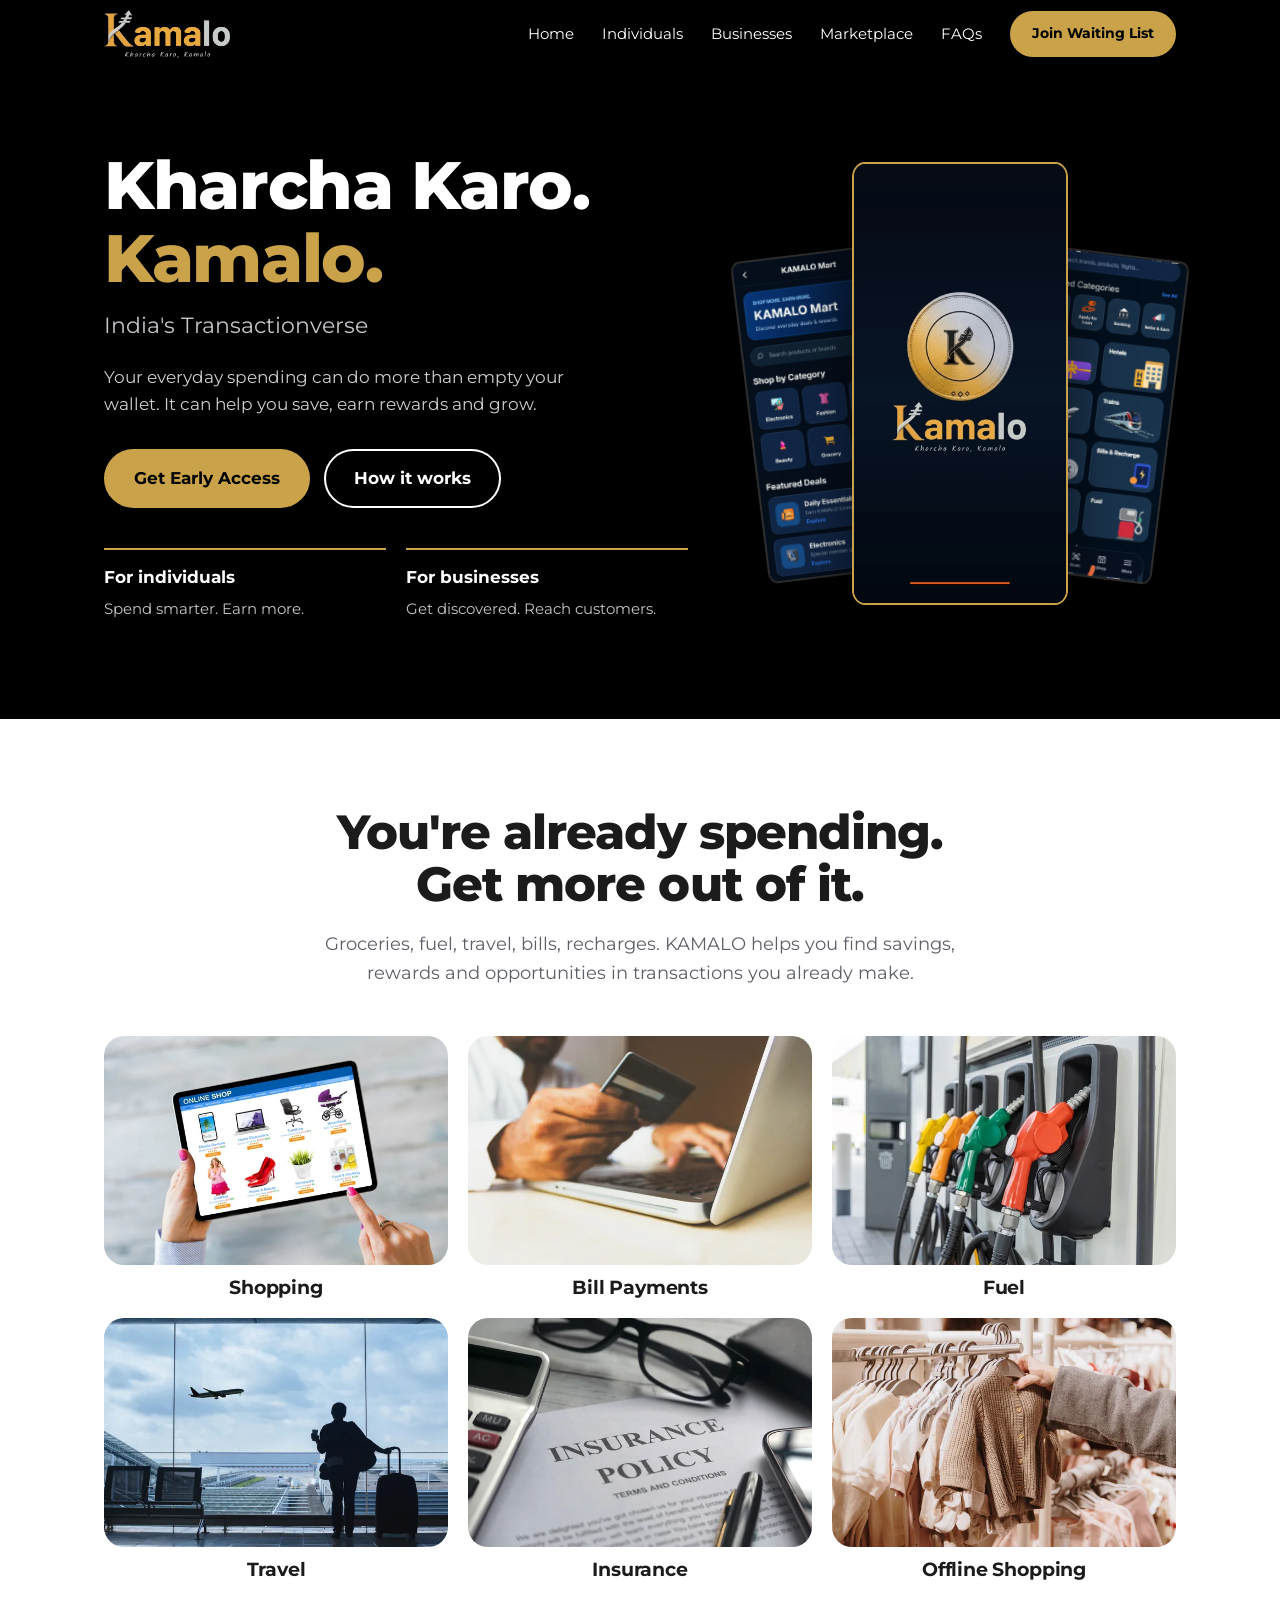
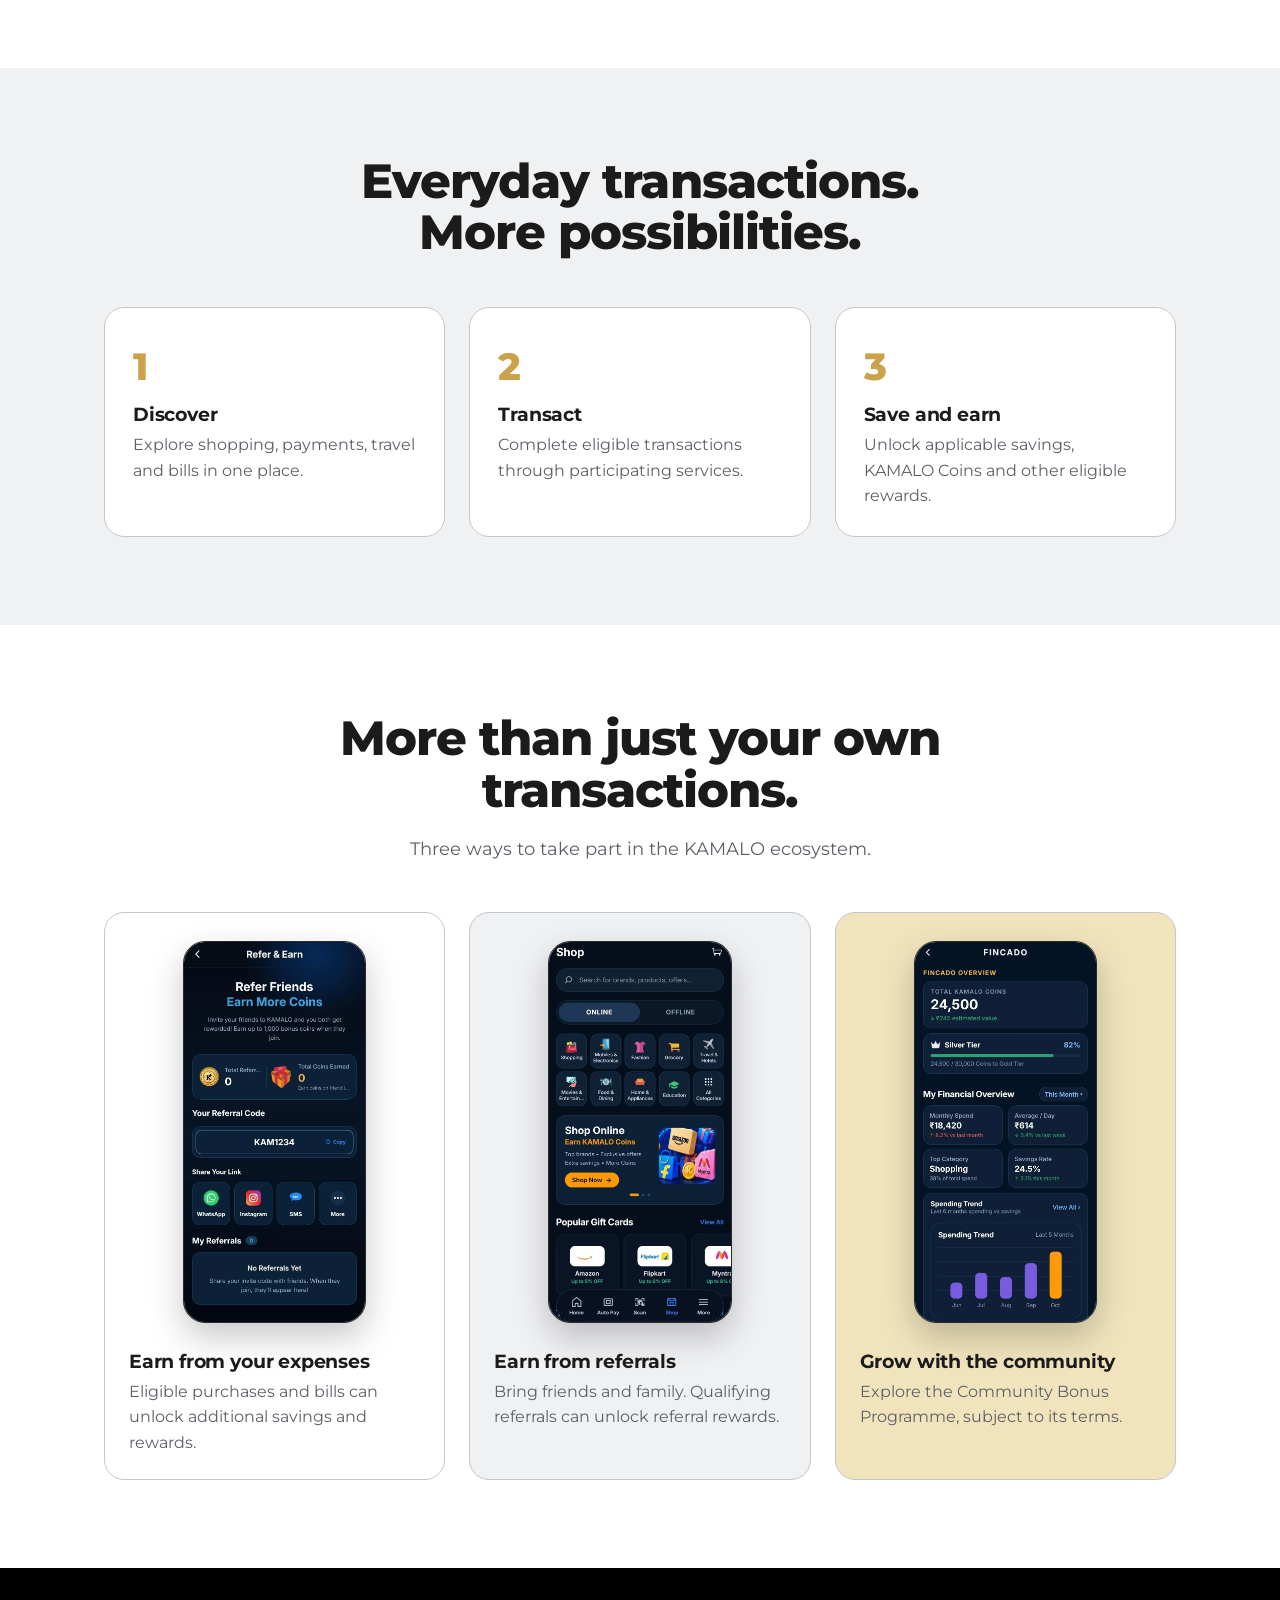
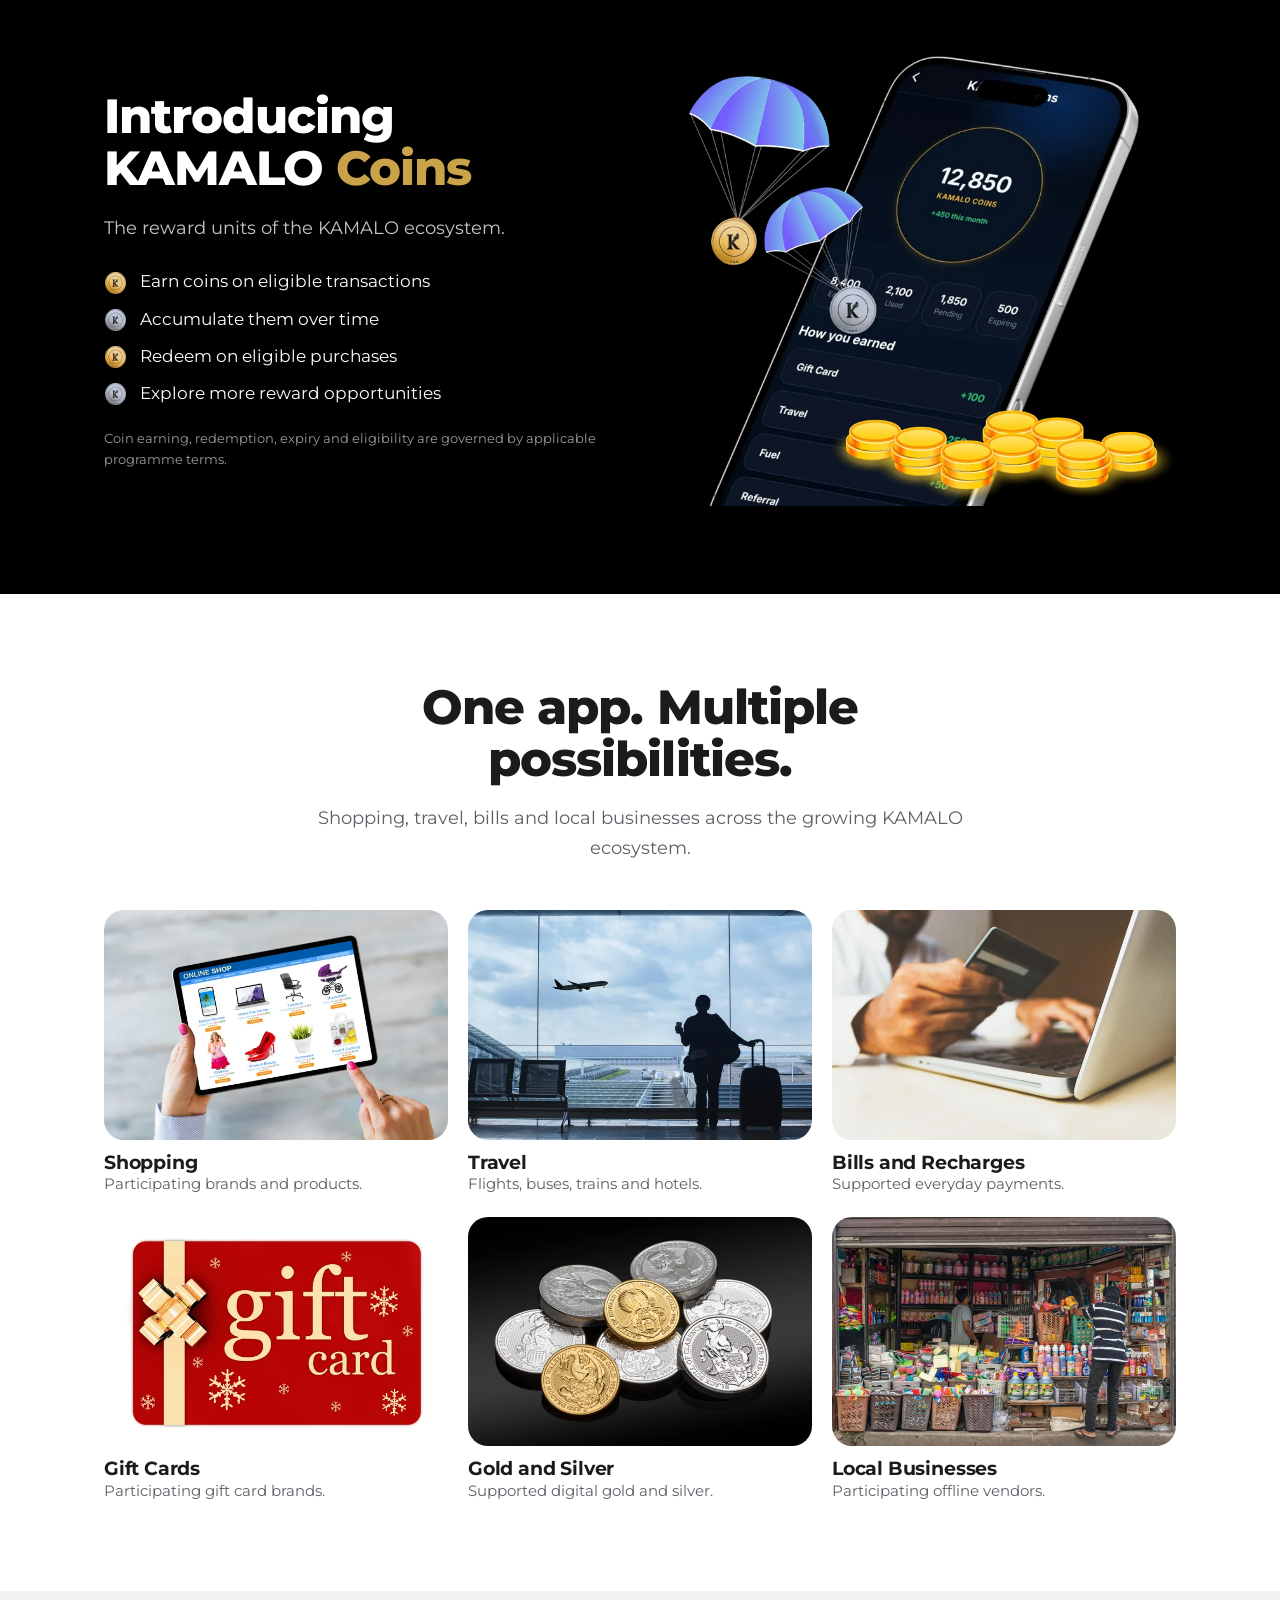
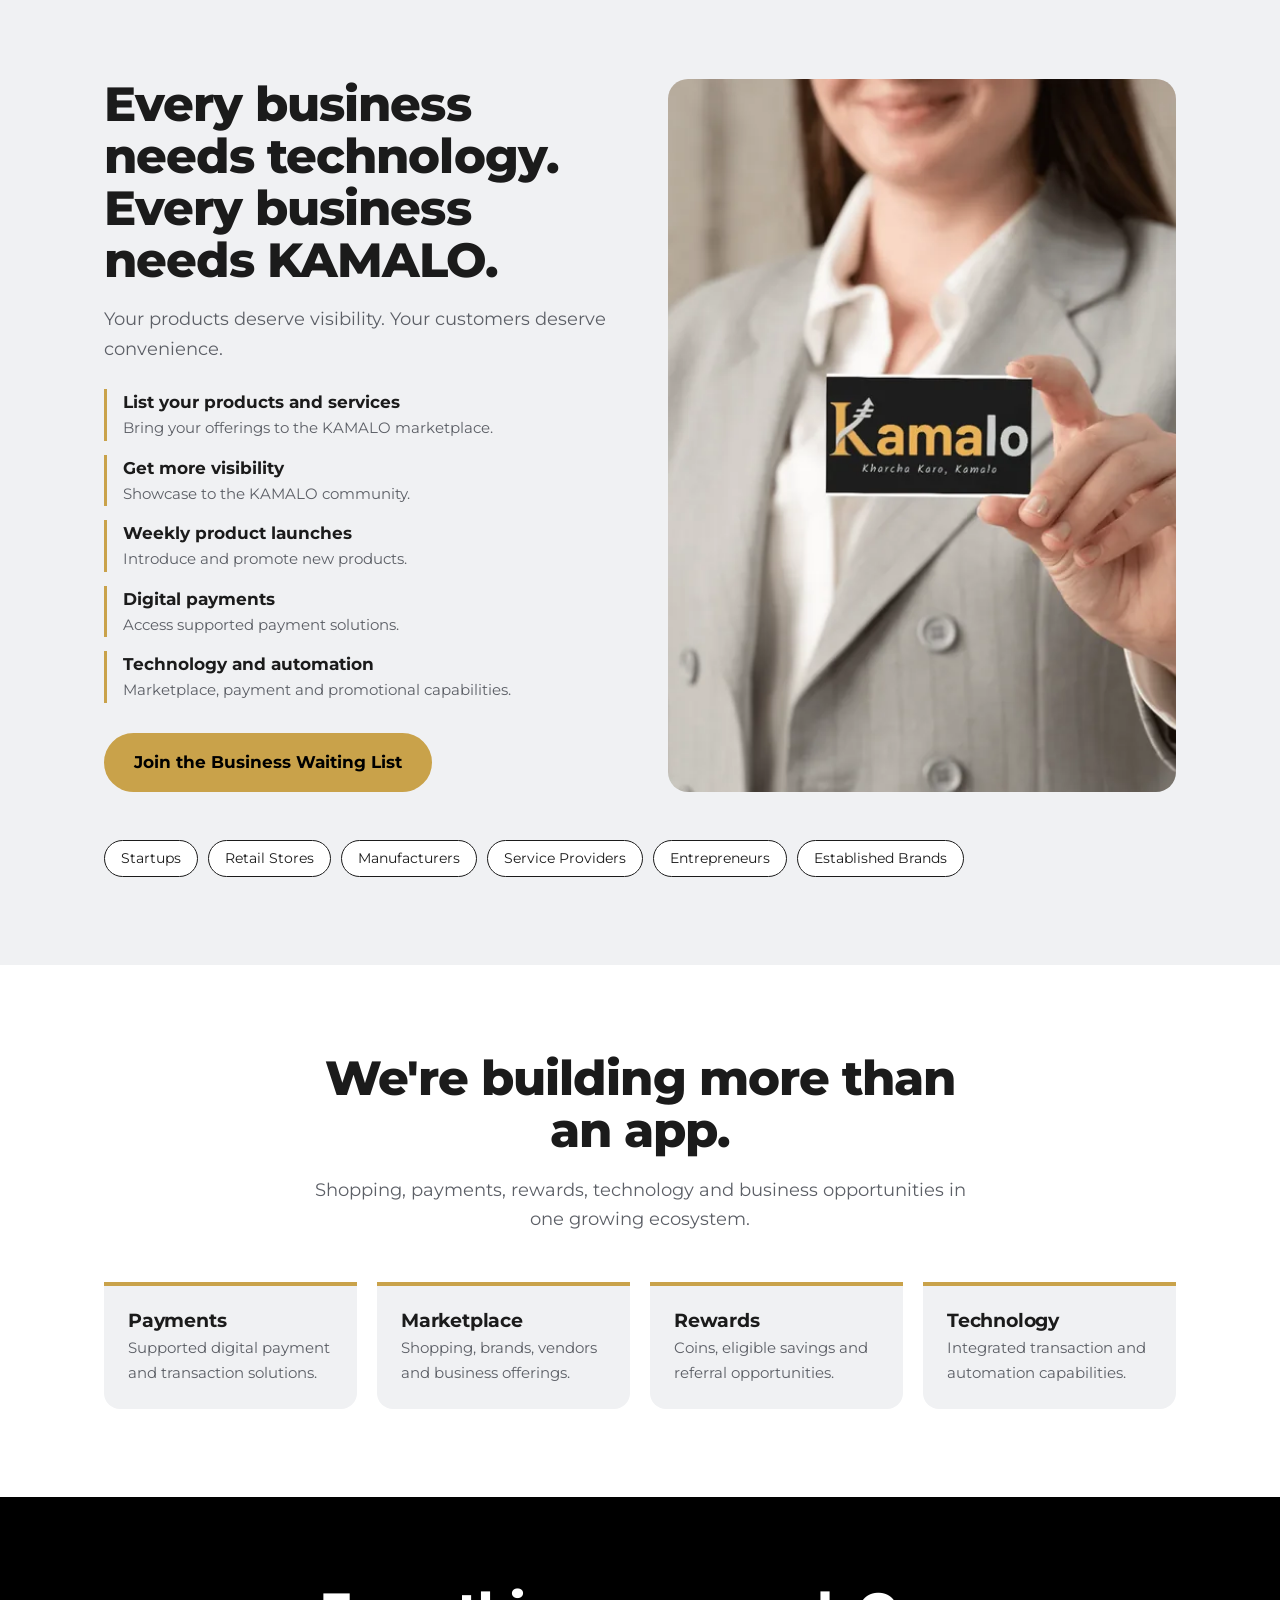
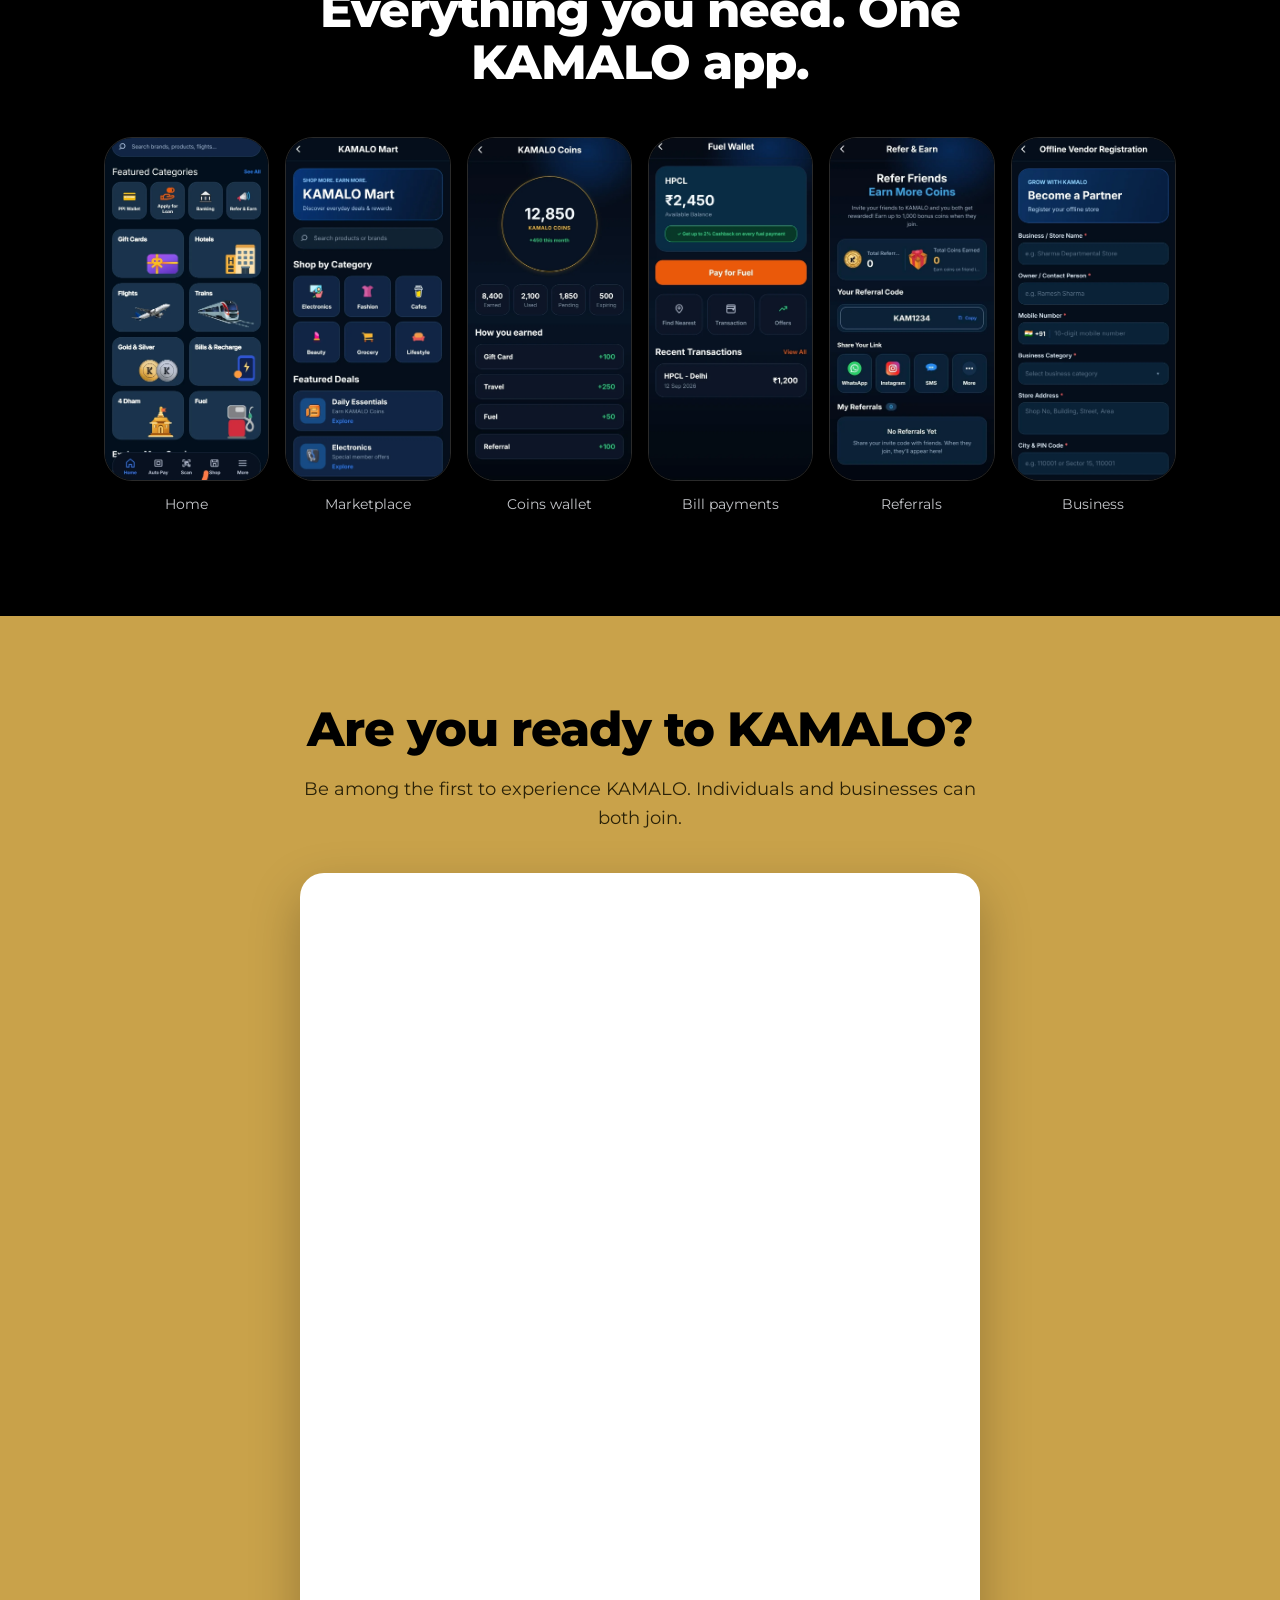
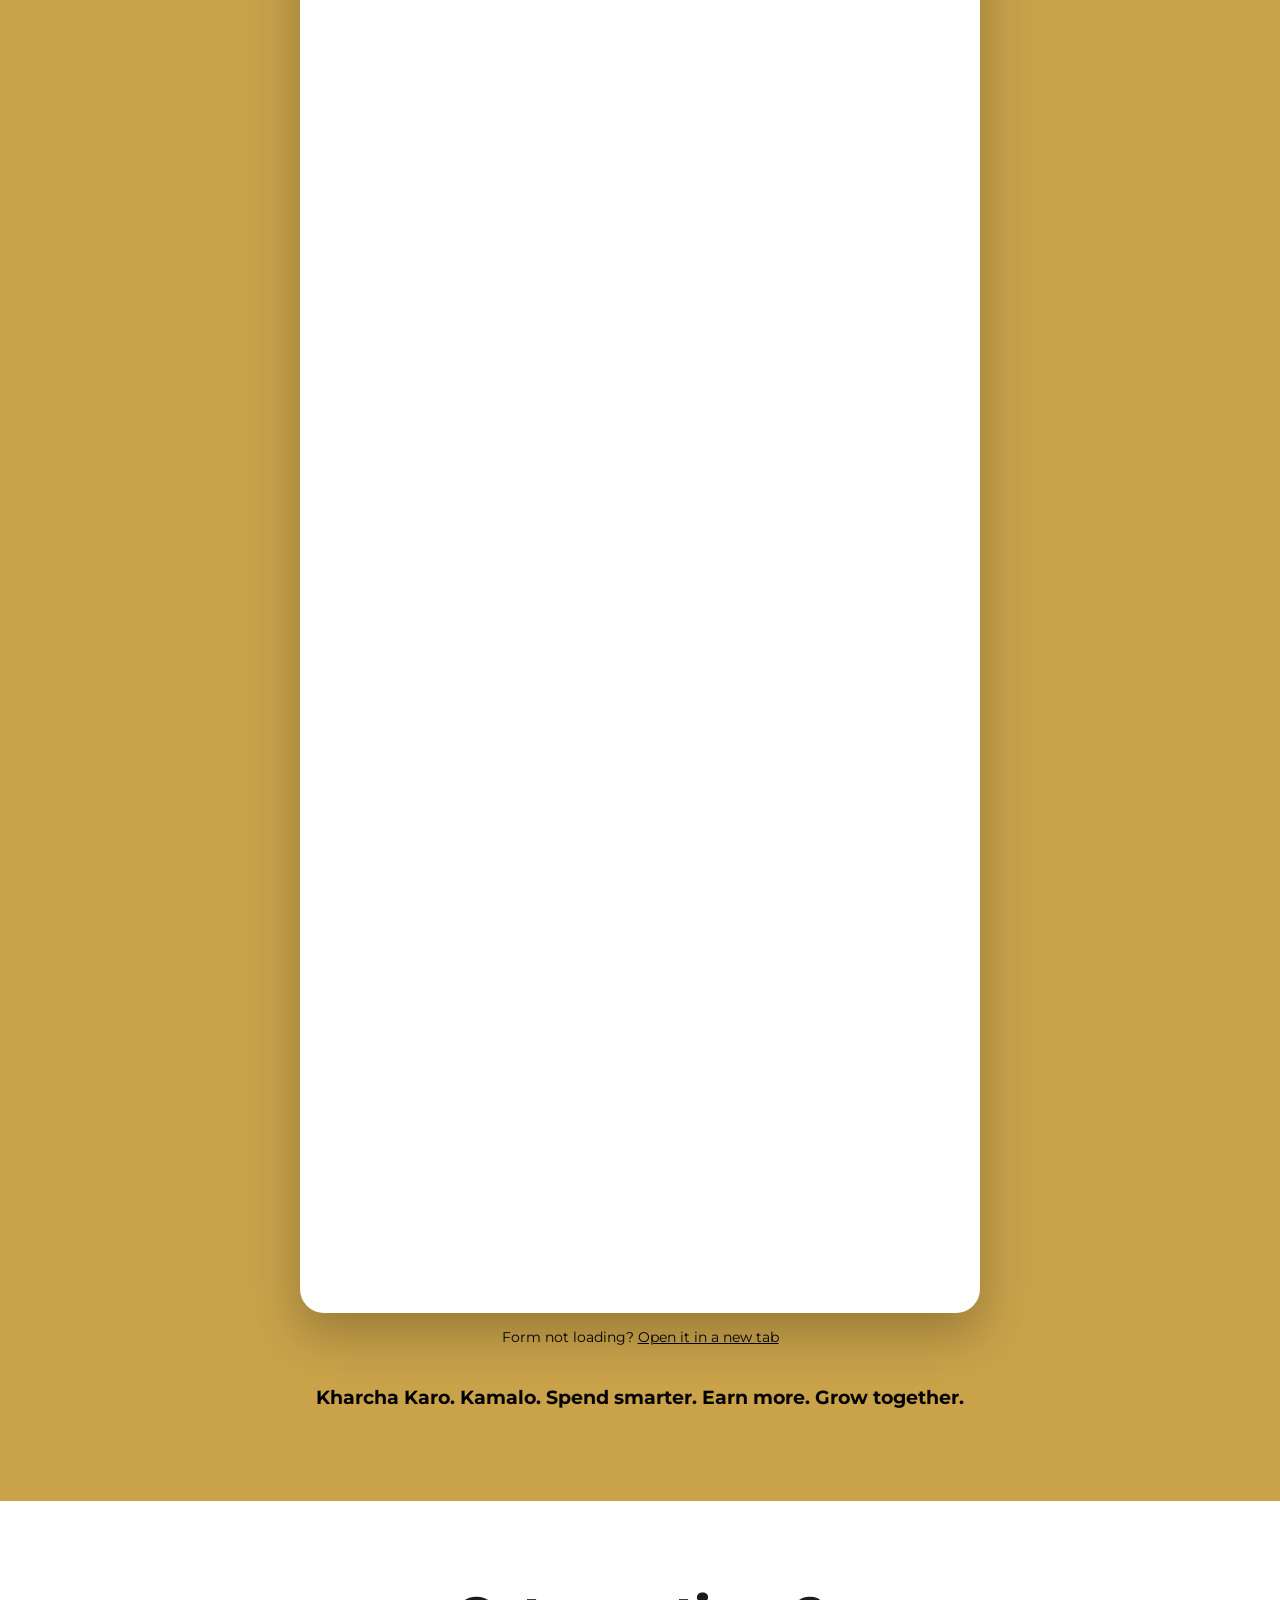
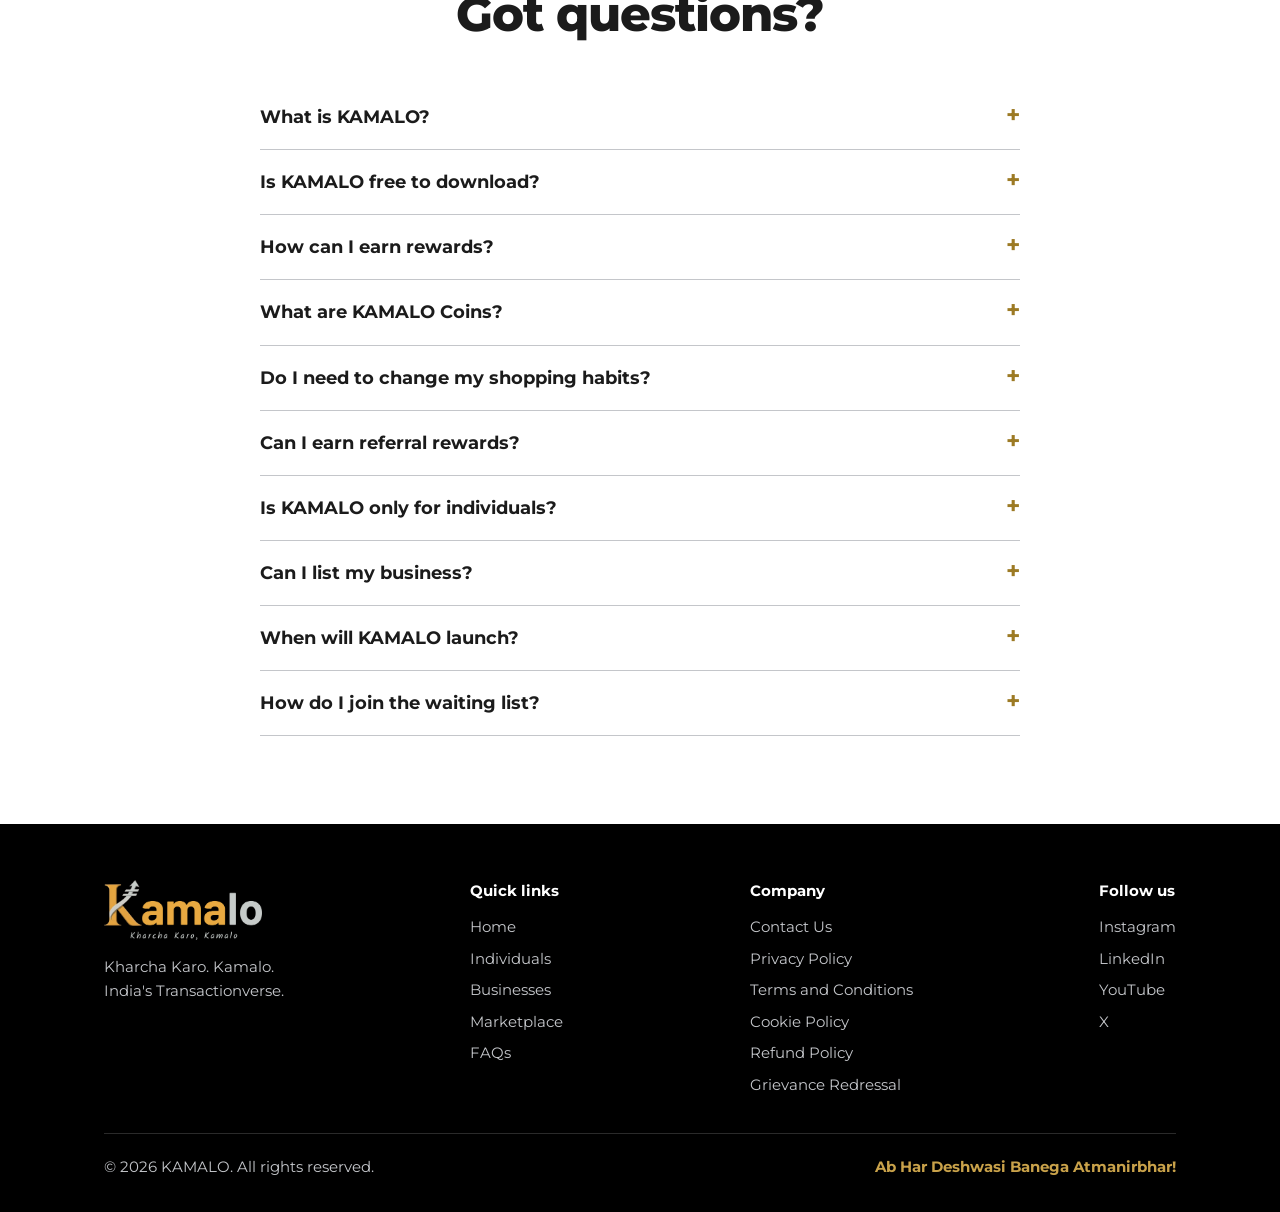
<file: index.html>
<!DOCTYPE html>
<html lang="en">
<head>
<meta charset="utf-8">
<meta name="viewport" content="width=device-width, initial-scale=1">
<title>KAMALO – Kharcha Karo. Kamalo.</title>
<meta name="description" content="KAMALO – India's Transactionverse. Join the waiting list.">
<meta name="theme-color" content="#000000">
<link rel="icon" href="assets/icons/favicon.ico" sizes="any">
<link rel="icon" type="image/png" sizes="32x32" href="assets/icons/favicon-32.png">
<link rel="icon" type="image/png" sizes="16x16" href="assets/icons/favicon-16.png">
<link rel="apple-touch-icon" href="assets/icons/apple-touch-icon.png">
<link rel="manifest" href="site.webmanifest">
<link rel="preconnect" href="https://fonts.googleapis.com">
<link rel="preconnect" href="https://fonts.gstatic.com" crossorigin>
<link href="https://fonts.googleapis.com/css2?family=Montserrat:wght@400;500;700;800&display=swap" rel="stylesheet">
<link rel="stylesheet" href="css/style.css">
</head>
<body>

<nav>
  <div class="wrap">
    <a href="#home" class="logo"><img src="assets/logo/logo.webp" alt="KAMALO – Kharcha Karo, Kamalo" width="127" height="48"></a>
    <ul>
      <li><a href="#home">Home</a></li>
      <li><a href="#individuals">Individuals</a></li>
      <li><a href="#businesses">Businesses</a></li>
      <li><a href="#marketplace">Marketplace</a></li>
      <li><a href="#faqs">FAQs</a></li>
      <li><a href="https://forms.gle/tkma7Py9DdzDe2rZ7" target="_blank" rel="noopener" class="btn">Join Waiting List</a></li>
    </ul>
  </div>
</nav>

<main>
<!-- HERO -->
<header class="hero dark" id="home">
  <div class="wrap grid">
    <div>
      <h1>Kharcha Karo. <span>Kamalo.</span></h1>
      <p class="sub">India's Transactionverse</p>
      <p>Your everyday spending can do more than empty your wallet. It can help you save, earn rewards and grow.</p>
      <div class="cta">
        <a href="https://forms.gle/tkma7Py9DdzDe2rZ7" target="_blank" rel="noopener" class="btn">Get Early Access</a>
        <a href="#how" class="btn ghost">How it works</a>
      </div>
      <div class="two">
        <div><b>For individuals</b><span>Spend smarter. Earn more.</span></div>
        <div><b>For businesses</b><span>Get discovered. Reach customers.</span></div>
      </div>
    </div>
    <div class="hero-phones">
      <img class="p p1" src="assets/images/screenshots/marketplace.webp" alt="KAMALO Mart screen" width="720" height="1521">
      <img class="p p3" src="assets/images/screenshots/home.webp" alt="KAMALO home screen" width="720" height="1526">
      <img class="p p2" src="assets/images/screenshots/splash.webp" alt="KAMALO app" width="720" height="1490">
    </div>
  </div>
</header>

<!-- BIG IDEA -->
<section id="individuals">
  <div class="wrap center">
    <h2>You're already spending. Get more out of it.</h2>
    <p class="lead">Groceries, fuel, travel, bills, recharges. KAMALO helps you find savings, rewards and opportunities in transactions you already make.</p>
    <div class="cats">
      <div class="cat"><img src="assets/images/services/online-shopping.webp" alt="Shopping" loading="lazy"><h3>Shopping</h3></div>
      <div class="cat"><img src="assets/images/services/bill-payments.webp" alt="Bill Payments" loading="lazy"><h3>Bill Payments</h3></div>
      <div class="cat"><img src="assets/images/services/fuel.webp" alt="Fuel" loading="lazy"><h3>Fuel</h3></div>
      <div class="cat"><img src="assets/images/services/travel.webp" alt="Travel" loading="lazy"><h3>Travel</h3></div>
      <div class="cat"><img src="assets/images/services/insurance.webp" alt="Insurance" loading="lazy"><h3>Insurance</h3></div>
      <div class="cat"><img src="assets/images/services/offline-shopping.webp" alt="Offline Shopping" loading="lazy"><h3>Offline Shopping</h3></div>
    </div>
  </div>
</section>

<!-- HOW IT WORKS -->
<section class="steps" id="how">
  <div class="wrap center">
    <h2>Everyday transactions. More possibilities.</h2>
    <div class="stepgrid" style="text-align:left">
      <div class="step"><i>1</i><h3>Discover</h3><p>Explore shopping, payments, travel and bills in one place.</p></div>
      <div class="step"><i>2</i><h3>Transact</h3><p>Complete eligible transactions through participating services.</p></div>
      <div class="step"><i>3</i><h3>Save and earn</h3><p>Unlock applicable savings, KAMALO Coins and other eligible rewards.</p></div>
    </div>
  </div>
</section>

<!-- THREE WAYS -->
<section>
  <div class="wrap center">
    <h2>More than just your own transactions.</h2>
    <p class="lead">Three ways to take part in the KAMALO ecosystem.</p>
    <div class="ways" style="text-align:left">
      <div class="way"><img src="assets/images/screenshots/refer-and-earn.webp" alt="Refer and Earn screen" width="720" height="1500" loading="lazy"><div class="t"><h3>Earn from your expenses</h3><p>Eligible purchases and bills can unlock additional savings and rewards.</p></div></div>
      <div class="way"><img src="assets/images/screenshots/shop.webp" alt="KAMALO shop screen" width="720" height="1500" loading="lazy"><div class="t"><h3>Earn from referrals</h3><p>Bring friends and family. Qualifying referrals can unlock referral rewards.</p></div></div>
      <div class="way"><img src="assets/images/screenshots/fincado.webp" alt="Fincado financial overview screen" width="720" height="1500" loading="lazy"><div class="t"><h3>Grow with the community</h3><p>Explore the Community Bonus Programme, subject to its terms.</p></div></div>
    </div>
  </div>
</section>

<!-- COINS -->
<section class="coins dark">
  <div class="wrap grid">
    <div>
      <h2>Introducing KAMALO <span>Coins</span></h2>
      <p class="lead">The reward units of the KAMALO ecosystem.</p>
      <ul class="ticks">
        <li>Earn coins on eligible transactions</li>
        <li>Accumulate them over time</li>
        <li>Redeem on eligible purchases</li>
        <li>Explore more reward opportunities</li>
      </ul>
      <p class="fine">Coin earning, redemption, expiry and eligibility are governed by applicable programme terms.</p>
    </div>
    <img class="coin-art" src="assets/images/sections/coins-illustration.webp" alt="KAMALO Coins on the app wallet" loading="lazy">
  </div>
</section>

<!-- MARKETPLACE -->
<section id="marketplace">
  <div class="wrap center">
    <h2>One app. Multiple possibilities.</h2>
    <p class="lead">Shopping, travel, bills and local businesses across the growing KAMALO ecosystem.</p>
    <div class="mkt">
      <div><img src="assets/images/services/online-shopping.webp" alt="Shopping" loading="lazy"><h3>Shopping</h3><p>Participating brands and products.</p></div>
      <div><img src="assets/images/services/travel.webp" alt="Travel" loading="lazy"><h3>Travel</h3><p>Flights, buses, trains and hotels.</p></div>
      <div><img src="assets/images/services/bill-payments.webp" alt="Bills and Recharges" loading="lazy"><h3>Bills and Recharges</h3><p>Supported everyday payments.</p></div>
      <div><img src="assets/images/services/gift-cards.webp" alt="Gift Cards" loading="lazy"><h3>Gift Cards</h3><p>Participating gift card brands.</p></div>
      <div><img src="assets/images/services/gold-silver.webp" alt="Gold and Silver" loading="lazy"><h3>Gold and Silver</h3><p>Supported digital gold and silver.</p></div>
      <div><img src="assets/images/services/local-business.webp" alt="Local Businesses" loading="lazy"><h3>Local Businesses</h3><p>Participating offline vendors.</p></div>
    </div>
  </div>
</section>

<!-- BUSINESSES -->
<section class="biz" id="businesses">
  <div class="wrap">
    <div class="grid">
      <div>
        <h2>Every business needs technology. Every business needs KAMALO.</h2>
        <p class="lead">Your products deserve visibility. Your customers deserve convenience.</p>
        <ul class="bl">
          <li><b>List your products and services</b><span>Bring your offerings to the KAMALO marketplace.</span></li>
          <li><b>Get more visibility</b><span>Showcase to the KAMALO community.</span></li>
          <li><b>Weekly product launches</b><span>Introduce and promote new products.</span></li>
          <li><b>Digital payments</b><span>Access supported payment solutions.</span></li>
          <li><b>Technology and automation</b><span>Marketplace, payment and promotional capabilities.</span></li>
        </ul>
        <p style="margin-top:30px"><a href="https://forms.gle/tkma7Py9DdzDe2rZ7" target="_blank" rel="noopener" class="btn">Join the Business Waiting List</a></p>
      </div>
      <img class="biz-img" src="assets/images/sections/business-owner.webp" alt="Business owner holding a KAMALO card" loading="lazy">
    </div>
    <div class="tags">
      <span>Startups</span><span>Retail Stores</span><span>Manufacturers</span><span>Service Providers</span><span>Entrepreneurs</span><span>Established Brands</span>
    </div>
  </div>
</section>

<!-- WHY -->
<section>
  <div class="wrap center">
    <h2>We're building more than an app.</h2>
    <p class="lead">Shopping, payments, rewards, technology and business opportunities in one growing ecosystem.</p>
    <div class="pillars" style="text-align:left">
      <div class="pillar"><h3>Payments</h3><p>Supported digital payment and transaction solutions.</p></div>
      <div class="pillar"><h3>Marketplace</h3><p>Shopping, brands, vendors and business offerings.</p></div>
      <div class="pillar"><h3>Rewards</h3><p>Coins, eligible savings and referral opportunities.</p></div>
      <div class="pillar"><h3>Technology</h3><p>Integrated transaction and automation capabilities.</p></div>
    </div>
  </div>
</section>

<!-- APP SHOWCASE -->
<section class="showcase dark">
  <div class="wrap center">
    <h2>Everything you need. One KAMALO app.</h2>
    <div class="phones">
      <div class="phone"><img src="assets/images/screenshots/home.webp" alt="Home screen" width="720" height="1500" loading="lazy">Home</div>
      <div class="phone"><img src="assets/images/screenshots/marketplace.webp" alt="Marketplace screen" width="720" height="1500" loading="lazy">Marketplace</div>
      <div class="phone"><img src="assets/images/screenshots/coins-wallet.webp" alt="Coins wallet screen" width="720" height="1500" loading="lazy">Coins wallet</div>
      <div class="phone"><img src="assets/images/screenshots/bill-payment.webp" alt="Bill payments screen" width="720" height="1500" loading="lazy">Bill payments</div>
      <div class="phone"><img src="assets/images/screenshots/refer-and-earn.webp" alt="Referrals screen" width="720" height="1500" loading="lazy">Referrals</div>
      <div class="phone"><img src="assets/images/screenshots/business-vendor.webp" alt="Business screen" width="720" height="1500" loading="lazy">Business</div>
    </div>
  </div>
</section>

<!-- JOIN -->
<section class="join" id="join">
  <div class="wrap center">
    <h2>Are you ready to KAMALO?</h2>
    <p class="lead">Be among the first to experience KAMALO. Individuals and businesses can both join.</p>
    <div class="formcard">
      <iframe src="https://docs.google.com/forms/d/e/1FAIpQLSchPHztyqHpjsd-oFa03iCa9Rmhkdvzzq2wJRzVkqLE3O0q4g/viewform?embedded=true" title="KAMALO waiting list form" loading="lazy">Loading…</iframe>
    </div>
    <p class="alt">Form not loading? <a href="https://forms.gle/tkma7Py9DdzDe2rZ7" target="_blank" rel="noopener">Open it in a new tab</a></p>
    <p class="tag">Kharcha Karo. Kamalo. Spend smarter. Earn more. Grow together.</p>
  </div>
</section>

<!-- FAQ -->
<section id="faqs">
  <div class="wrap center">
    <h2>Got questions?</h2>
    <div class="faq" style="text-align:left">
      <details><summary>What is KAMALO?</summary><p>KAMALO is India's Transactionverse: one ecosystem for shopping, payments, rewards and business opportunities.</p></details>
      <details><summary>Is KAMALO free to download?</summary><p>Joining the waiting list is free. Details will be shared at launch.</p></details>
      <details><summary>How can I earn rewards?</summary><p>Eligible transactions on participating services can unlock savings, KAMALO Coins and other rewards, subject to programme terms.</p></details>
      <details><summary>What are KAMALO Coins?</summary><p>Reward units you can earn on eligible activity and redeem on qualifying purchases. Earning, redemption and expiry follow applicable terms.</p></details>
      <details><summary>Do I need to change my shopping habits?</summary><p>No. KAMALO is built around transactions you already make.</p></details>
      <details><summary>Can I earn referral rewards?</summary><p>Qualifying referrals can unlock referral rewards, subject to programme terms.</p></details>
      <details><summary>Is KAMALO only for individuals?</summary><p>No. Startups, shops, manufacturers, service providers and established brands can join too.</p></details>
      <details><summary>Can I list my business?</summary><p>Yes. Join the waiting list as a business and we'll reach out as onboarding opens.</p></details>
      <details><summary>When will KAMALO launch?</summary><p>Launch details will be shared with waiting-list members first.</p></details>
      <details><summary>How do I join the waiting list?</summary><p>Fill in the form above. It takes less than a minute.</p></details>
    </div>
  </div>
</section>

</main>

<!-- FOOTER -->
<footer>
  <div class="wrap">
    <div class="top">
      <div>
        <a href="#home" class="logo"><img src="assets/logo/logo.webp" alt="KAMALO" width="127" height="48"></a>
        <p class="tl">Kharcha Karo. Kamalo.<br>India's Transactionverse.</p>
      </div>
      <div>
        <h4>Quick links</h4>
        <ul>
          <li><a href="#home">Home</a></li>
          <li><a href="#individuals">Individuals</a></li>
          <li><a href="#businesses">Businesses</a></li>
          <li><a href="#marketplace">Marketplace</a></li>
          <li><a href="#faqs">FAQs</a></li>
        </ul>
      </div>
      <div>
        <h4>Company</h4>
                <ul>
          <li><a href="/pages/contact">Contact Us</a></li>
          <li><a href="/pages/privacy-policy">Privacy Policy</a></li>
          <li><a href="/pages/terms-and-conditions">Terms and Conditions</a></li>
          <li><a href="/pages/cookie-policy">Cookie Policy</a></li>
          <li><a href="/pages/refund-policy">Refund Policy</a></li>
          <li><a href="/pages/grievance-redressal">Grievance Redressal</a></li>
        </ul>
      </div>
      <div>
        <h4>Follow us</h4>
        <ul>
          <li><a href="https://www.instagram.com/kamalgirdhar/" target="_blank" rel="noopener">Instagram</a></li>
          <li><a href="https://www.linkedin.com/in/kamal-girdhar/" target="_blank" rel="noopener">LinkedIn</a></li>
          <li><a href="https://www.youtube.com/@thekamalgirdhar" target="_blank" rel="noopener">YouTube</a></li>
          <li><a href="https://x.com/kamalgirdhar" target="_blank" rel="noopener">X</a></li>
        </ul>
      </div>
    </div>
    <div class="bot">
      <span>© <span id="year">2026</span> KAMALO. All rights reserved.</span>
      <b>Ab Har Deshwasi Banega Atmanirbhar!</b>
    </div>
  </div>
</footer>

<script src="js/script.js" defer></script>
</body>
</html>
</file>
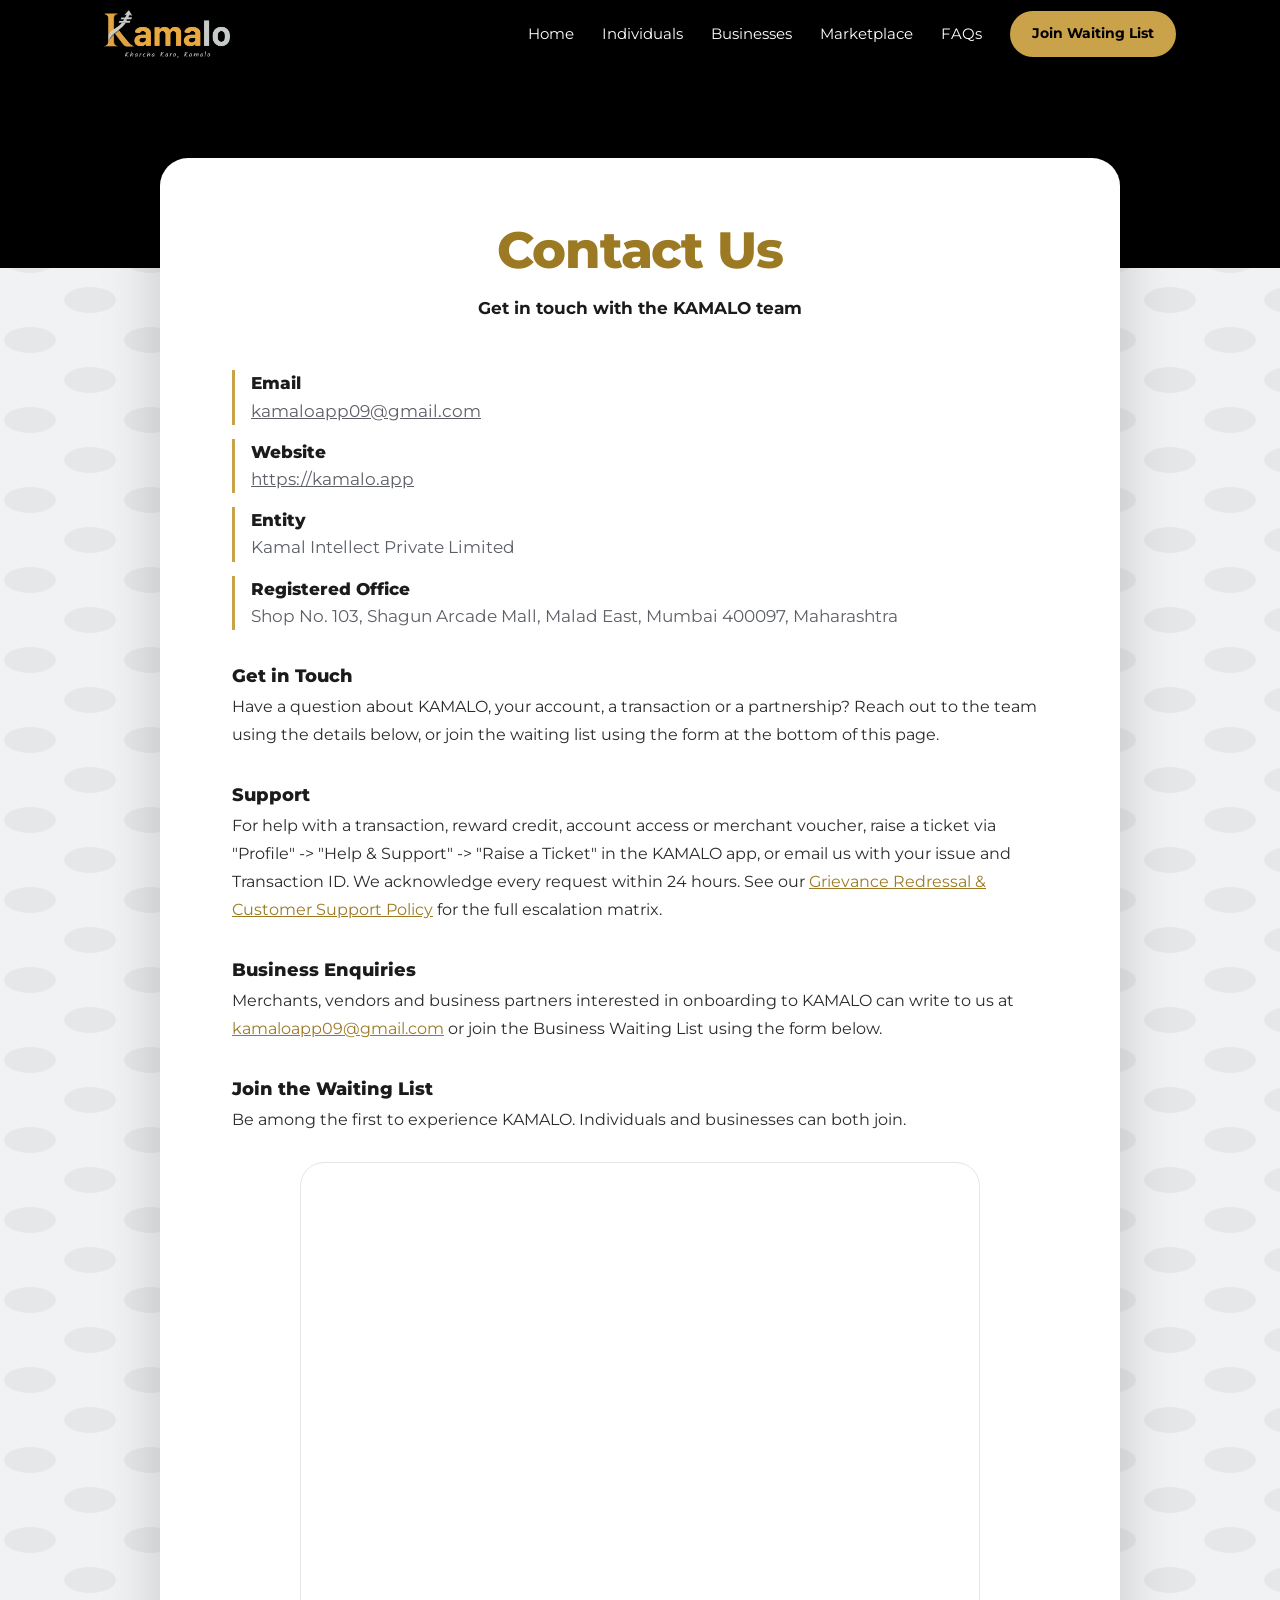
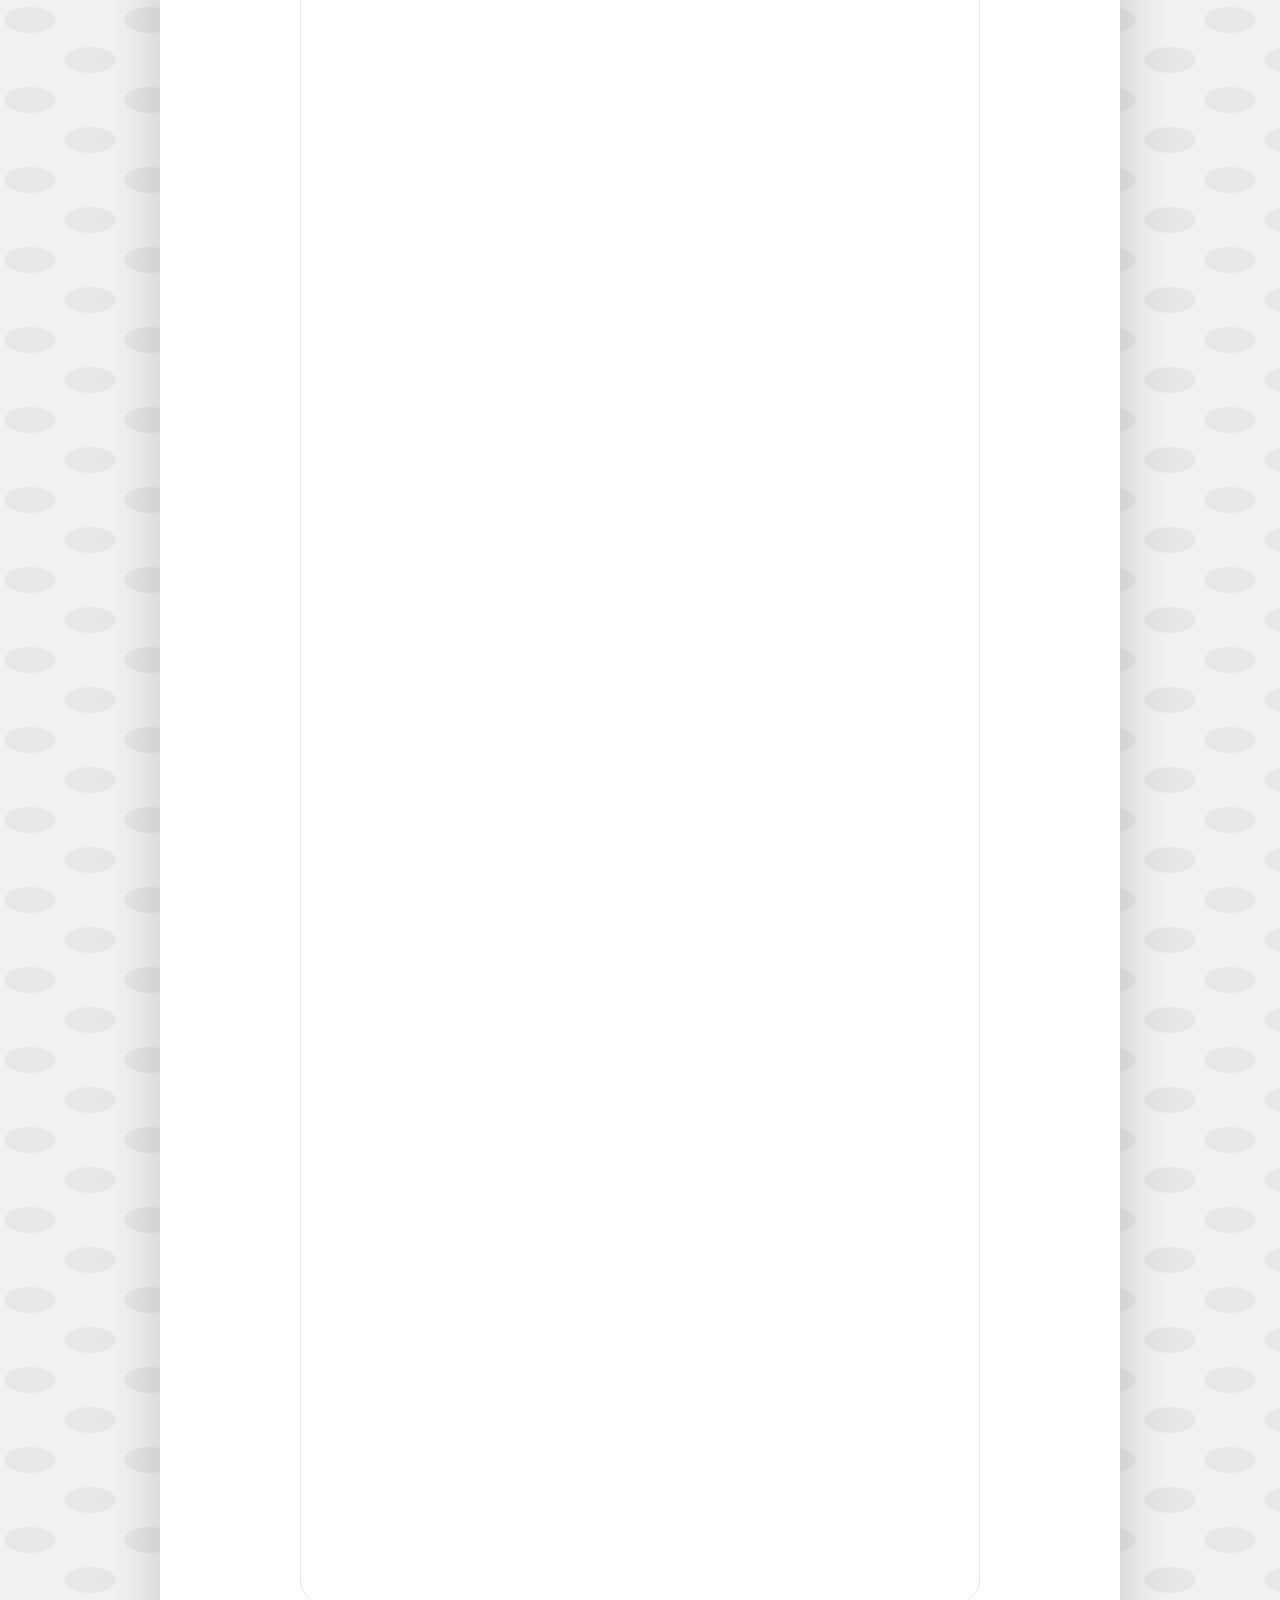
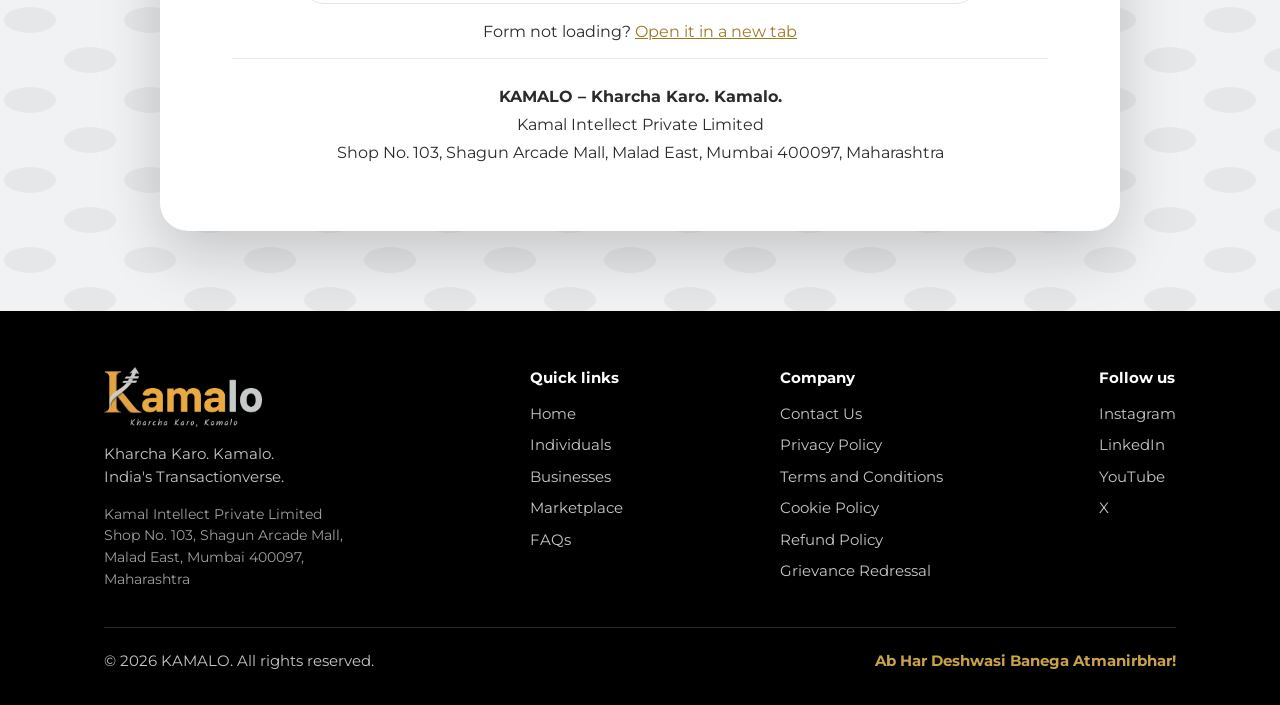
<file: pages/contact.html>
<!DOCTYPE html>
<html lang="en">
<head>
<meta charset="utf-8">
<meta name="viewport" content="width=device-width, initial-scale=1">
<title>Contact Us – KAMALO</title>
<meta name="theme-color" content="#000000">
<link rel="icon" href="../assets/icons/favicon.ico" sizes="any">
<link rel="icon" type="image/png" sizes="32x32" href="../assets/icons/favicon-32.png">
<link rel="icon" type="image/png" sizes="16x16" href="../assets/icons/favicon-16.png">
<link rel="apple-touch-icon" href="../assets/icons/apple-touch-icon.png">
<link rel="preconnect" href="https://fonts.googleapis.com">
<link rel="preconnect" href="https://fonts.gstatic.com" crossorigin>
<link href="https://fonts.googleapis.com/css2?family=Montserrat:wght@400;500;700;800&display=swap" rel="stylesheet">
<link rel="stylesheet" href="../css/style.css">
<link rel="stylesheet" href="../css/pages.css">
</head>
<body class="legal">

<nav>
  <div class="wrap">
    <a href="/" class="logo"><img src="../assets/logo/logo.webp" alt="KAMALO – Kharcha Karo, Kamalo" width="127" height="48"></a>
    <ul>
      <li><a href="/#home">Home</a></li>
      <li><a href="/#individuals">Individuals</a></li>
      <li><a href="/#businesses">Businesses</a></li>
      <li><a href="/#marketplace">Marketplace</a></li>
      <li><a href="/#faqs">FAQs</a></li>
      <li><a href="https://forms.gle/tkma7Py9DdzDe2rZ7" target="_blank" rel="noopener" class="btn">Join Waiting List</a></li>
    </ul>
  </div>
</nav>

<div class="band"></div>

<main>
  <article class="card">
    <h1>Contact Us</h1>
    <p class="sub">Get in touch with the KAMALO team</p>
    <div class="doc">
      <dl class="contact">
        <div><dt>Email</dt><dd><a href="mailto:kamaloapp09@gmail.com">kamaloapp09@gmail.com</a></dd></div>
        <div><dt>Website</dt><dd><a href="https://kamalo.app" target="_blank" rel="noopener">https://kamalo.app</a></dd></div>
        <div><dt>Entity</dt><dd>Kamal Intellect Private Limited</dd></div>
        <div><dt>Registered Office</dt><dd>Shop No. 103, Shagun Arcade Mall, Malad East, Mumbai 400097, Maharashtra</dd></div>
      </dl>
      <h2>Get in Touch</h2>
      <p>Have a question about KAMALO, your account, a transaction or a partnership? Reach out to the team using the details below, or join the waiting list using the form at the bottom of this page.</p>
      <h2>Support</h2>
      <p>For help with a transaction, reward credit, account access or merchant voucher, raise a ticket via "Profile" -&gt; "Help &amp; Support" -&gt; "Raise a Ticket" in the KAMALO app, or email us with your issue and Transaction ID. We acknowledge every request within 24 hours. See our <a href="/pages/grievance-redressal">Grievance Redressal &amp; Customer Support Policy</a> for the full escalation matrix.</p>
      <h2>Business Enquiries</h2>
      <p>Merchants, vendors and business partners interested in onboarding to KAMALO can write to us at <a href="mailto:kamaloapp09@gmail.com">kamaloapp09@gmail.com</a> or join the Business Waiting List using the form below.</p>
      <h2>Join the Waiting List</h2>
      <p>Be among the first to experience KAMALO. Individuals and businesses can both join.</p>
      <div class="formcard contact-form">
        <iframe src="https://docs.google.com/forms/d/e/1FAIpQLSchPHztyqHpjsd-oFa03iCa9Rmhkdvzzq2wJRzVkqLE3O0q4g/viewform?embedded=true" title="KAMALO waiting list form" loading="lazy">Loading…</iframe>
      </div>
      <p class="form-alt">Form not loading? <a href="https://forms.gle/tkma7Py9DdzDe2rZ7" target="_blank" rel="noopener">Open it in a new tab</a></p>
      <p class="doc-end"><strong>KAMALO – Kharcha Karo. Kamalo.</strong><br>Kamal Intellect Private Limited<br>Shop No. 103, Shagun Arcade Mall, Malad East, Mumbai 400097, Maharashtra</p>
    </div>
  </article>
</main>

<footer>
  <div class="wrap">
    <div class="top">
      <div>
        <a href="/#home" class="logo"><img src="../assets/logo/logo.webp" alt="KAMALO" width="127" height="48"></a>
        <p class="tl">Kharcha Karo. Kamalo.<br>India's Transactionverse.</p>
        <p class="tl addr">Kamal Intellect Private Limited<br>Shop No. 103, Shagun Arcade Mall,<br>Malad East, Mumbai 400097, Maharashtra</p>
      </div>
      <div>
        <h4>Quick links</h4>
        <ul>
          <li><a href="/#home">Home</a></li>
          <li><a href="/#individuals">Individuals</a></li>
          <li><a href="/#businesses">Businesses</a></li>
          <li><a href="/#marketplace">Marketplace</a></li>
          <li><a href="/#faqs">FAQs</a></li>
        </ul>
      </div>
      <div>
        <h4>Company</h4>
        <ul>
          <li><a href="/pages/contact">Contact Us</a></li>
          <li><a href="/pages/privacy-policy">Privacy Policy</a></li>
          <li><a href="/pages/terms-and-conditions">Terms and Conditions</a></li>
          <li><a href="/pages/cookie-policy">Cookie Policy</a></li>
          <li><a href="/pages/refund-policy">Refund Policy</a></li>
          <li><a href="/pages/grievance-redressal">Grievance Redressal</a></li>
        </ul>
      </div>
      <div>
        <h4>Follow us</h4>
        <ul>
          <li><a href="https://www.instagram.com/kamalgirdhar/" target="_blank" rel="noopener">Instagram</a></li>
          <li><a href="https://www.linkedin.com/in/kamal-girdhar/" target="_blank" rel="noopener">LinkedIn</a></li>
          <li><a href="https://www.youtube.com/@thekamalgirdhar" target="_blank" rel="noopener">YouTube</a></li>
          <li><a href="https://x.com/kamalgirdhar" target="_blank" rel="noopener">X</a></li>
        </ul>
      </div>
    </div>
    <div class="bot">
      <span>© <span id="year">2026</span> KAMALO. All rights reserved.</span>
      <b>Ab Har Deshwasi Banega Atmanirbhar!</b>
    </div>
  </div>
</footer>

<script src="../js/script.js" defer></script>
</body>
</html>
</file>
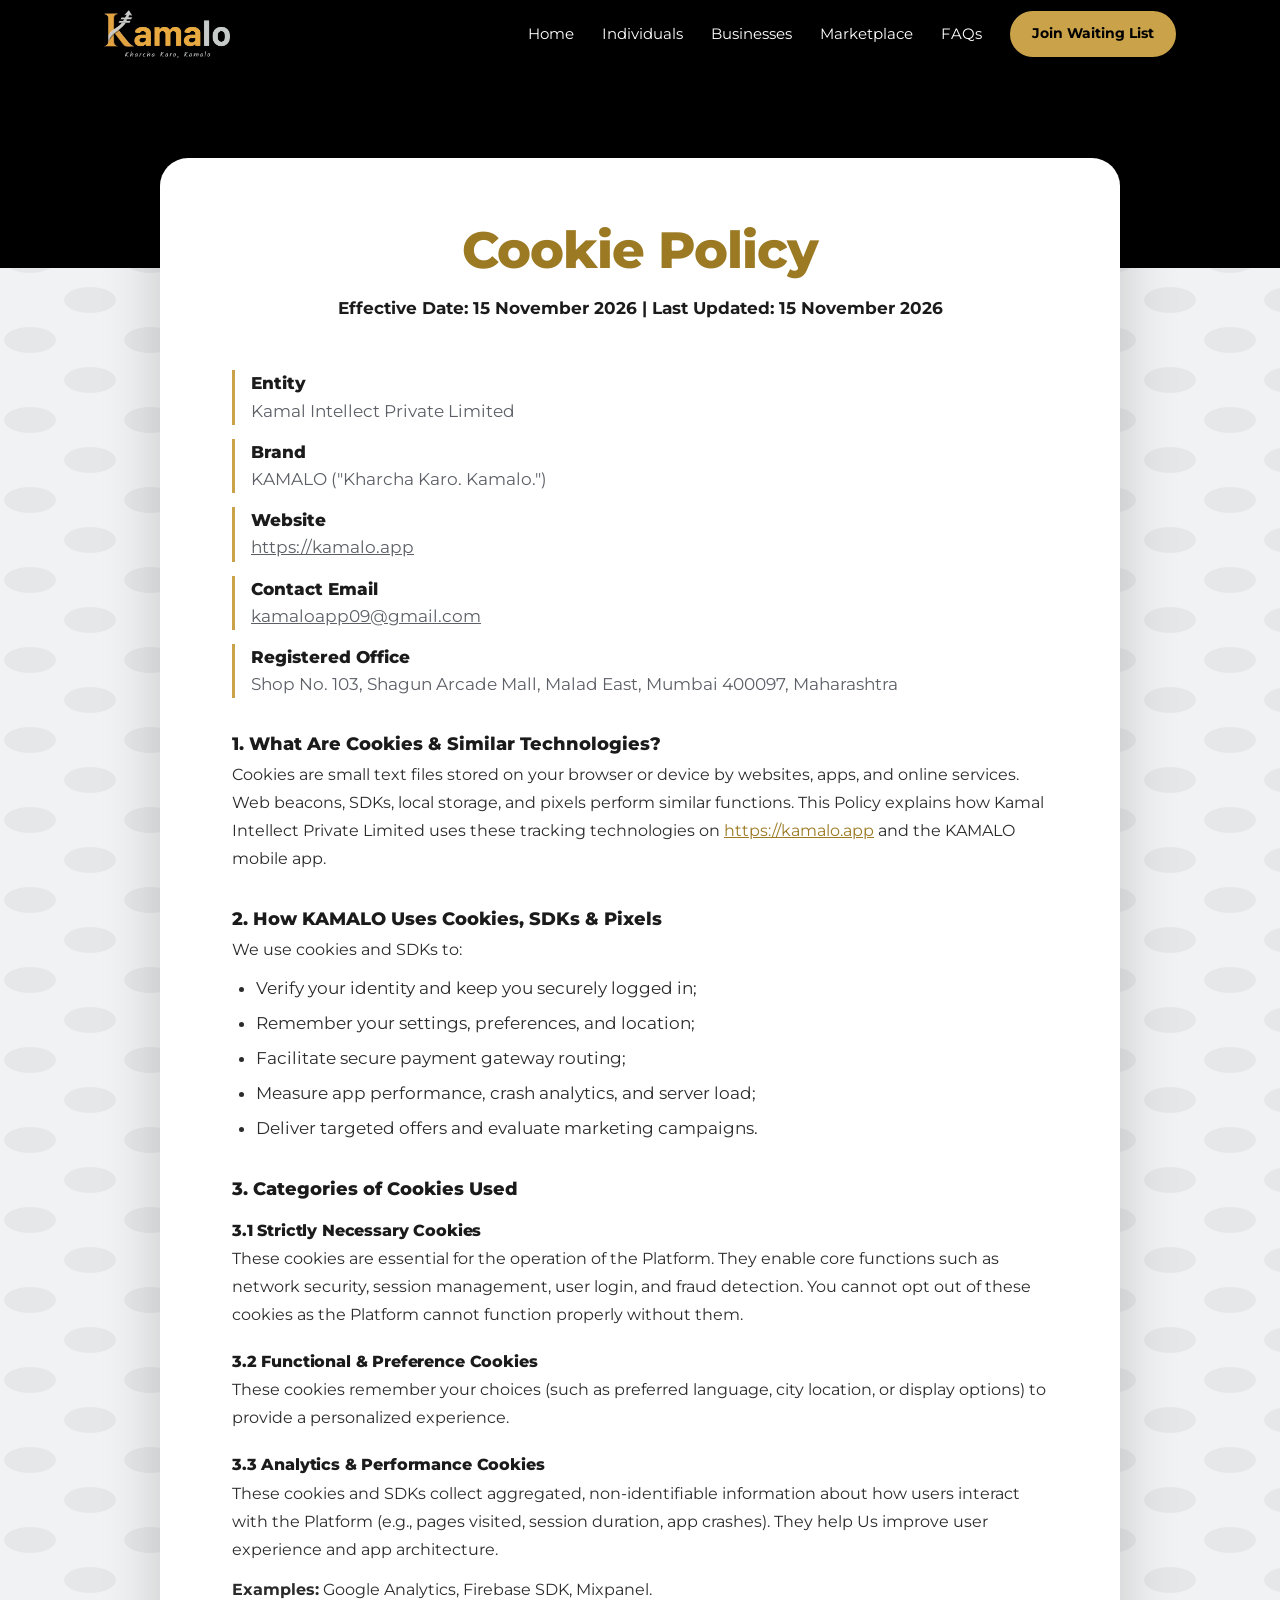
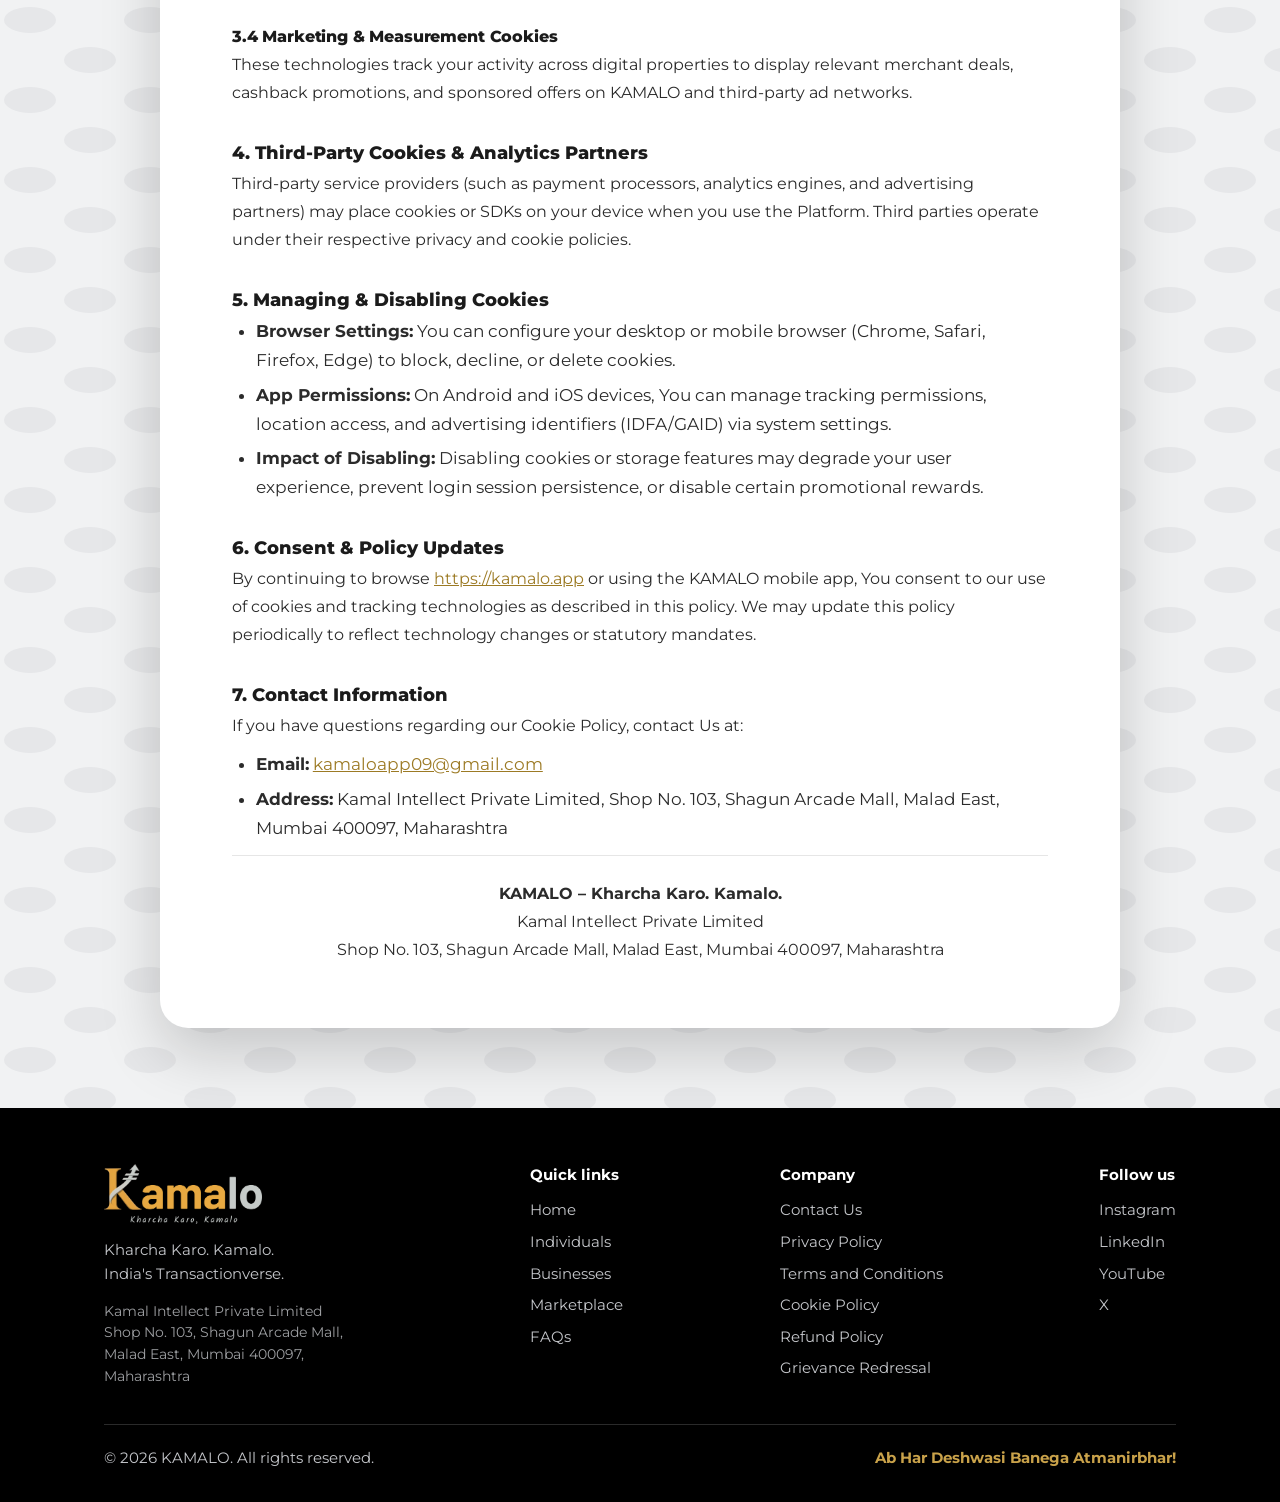
<file: pages/cookie-policy.html>
<!DOCTYPE html>
<html lang="en">
<head>
<meta charset="utf-8">
<meta name="viewport" content="width=device-width, initial-scale=1">
<title>Cookie Policy – KAMALO</title>
<meta name="theme-color" content="#000000">
<link rel="icon" href="../assets/icons/favicon.ico" sizes="any">
<link rel="icon" type="image/png" sizes="32x32" href="../assets/icons/favicon-32.png">
<link rel="icon" type="image/png" sizes="16x16" href="../assets/icons/favicon-16.png">
<link rel="apple-touch-icon" href="../assets/icons/apple-touch-icon.png">
<link rel="preconnect" href="https://fonts.googleapis.com">
<link rel="preconnect" href="https://fonts.gstatic.com" crossorigin>
<link href="https://fonts.googleapis.com/css2?family=Montserrat:wght@400;500;700;800&display=swap" rel="stylesheet">
<link rel="stylesheet" href="../css/style.css">
<link rel="stylesheet" href="../css/pages.css">
</head>
<body class="legal">

<nav>
  <div class="wrap">
    <a href="/" class="logo"><img src="../assets/logo/logo.webp" alt="KAMALO – Kharcha Karo, Kamalo" width="127" height="48"></a>
    <ul>
      <li><a href="/#home">Home</a></li>
      <li><a href="/#individuals">Individuals</a></li>
      <li><a href="/#businesses">Businesses</a></li>
      <li><a href="/#marketplace">Marketplace</a></li>
      <li><a href="/#faqs">FAQs</a></li>
      <li><a href="https://forms.gle/tkma7Py9DdzDe2rZ7" target="_blank" rel="noopener" class="btn">Join Waiting List</a></li>
    </ul>
  </div>
</nav>

<div class="band"></div>

<main>
  <article class="card">
    <h1>Cookie Policy</h1>
    <p class="sub">Effective Date: 15 November 2026 | Last Updated: 15 November 2026</p>
    <div class="doc">
      <dl class="contact meta">
        <div><dt>Entity</dt><dd>Kamal Intellect Private Limited</dd></div>
        <div><dt>Brand</dt><dd>KAMALO ("Kharcha Karo. Kamalo.")</dd></div>
        <div><dt>Website</dt><dd><a href="https://kamalo.app" target="_blank" rel="noopener">https://kamalo.app</a></dd></div>
        <div><dt>Contact Email</dt><dd><a href="mailto:kamaloapp09@gmail.com">kamaloapp09@gmail.com</a></dd></div>
        <div><dt>Registered Office</dt><dd>Shop No. 103, Shagun Arcade Mall, Malad East, Mumbai 400097, Maharashtra</dd></div>
      </dl>
      <h2>1. What Are Cookies &amp; Similar Technologies?</h2>
      <p>Cookies are small text files stored on your browser or device by websites, apps, and online services. Web beacons, SDKs, local storage, and pixels perform similar functions. This Policy explains how Kamal Intellect Private Limited uses these tracking technologies on <a href="https://kamalo.app" target="_blank" rel="noopener">https://kamalo.app</a> and the KAMALO mobile app.</p>
      <h2>2. How KAMALO Uses Cookies, SDKs &amp; Pixels</h2>
      <p>We use cookies and SDKs to:</p>
      <ul><li>Verify your identity and keep you securely logged in;</li><li>Remember your settings, preferences, and location;</li><li>Facilitate secure payment gateway routing;</li><li>Measure app performance, crash analytics, and server load;</li><li>Deliver targeted offers and evaluate marketing campaigns.</li></ul>
      <h2>3. Categories of Cookies Used</h2>
      <h3>3.1 Strictly Necessary Cookies</h3>
      <p>These cookies are essential for the operation of the Platform. They enable core functions such as network security, session management, user login, and fraud detection. You cannot opt out of these cookies as the Platform cannot function properly without them.</p>
      <h3>3.2 Functional &amp; Preference Cookies</h3>
      <p>These cookies remember your choices (such as preferred language, city location, or display options) to provide a personalized experience.</p>
      <h3>3.3 Analytics &amp; Performance Cookies</h3>
      <p>These cookies and SDKs collect aggregated, non-identifiable information about how users interact with the Platform (e.g., pages visited, session duration, app crashes). They help Us improve user experience and app architecture.</p>
      <p><strong>Examples:</strong> Google Analytics, Firebase SDK, Mixpanel.</p>
      <h3>3.4 Marketing &amp; Measurement Cookies</h3>
      <p>These technologies track your activity across digital properties to display relevant merchant deals, cashback promotions, and sponsored offers on KAMALO and third-party ad networks.</p>
      <h2>4. Third-Party Cookies &amp; Analytics Partners</h2>
      <p>Third-party service providers (such as payment processors, analytics engines, and advertising partners) may place cookies or SDKs on your device when you use the Platform. Third parties operate under their respective privacy and cookie policies.</p>
      <h2>5. Managing &amp; Disabling Cookies</h2>
      <ul><li><strong>Browser Settings:</strong> You can configure your desktop or mobile browser (Chrome, Safari, Firefox, Edge) to block, decline, or delete cookies.</li><li><strong>App Permissions:</strong> On Android and iOS devices, You can manage tracking permissions, location access, and advertising identifiers (IDFA/GAID) via system settings.</li><li><strong>Impact of Disabling:</strong> Disabling cookies or storage features may degrade your user experience, prevent login session persistence, or disable certain promotional rewards.</li></ul>
      <h2>6. Consent &amp; Policy Updates</h2>
      <p>By continuing to browse <a href="https://kamalo.app" target="_blank" rel="noopener">https://kamalo.app</a> or using the KAMALO mobile app, You consent to our use of cookies and tracking technologies as described in this policy. We may update this policy periodically to reflect technology changes or statutory mandates.</p>
      <h2>7. Contact Information</h2>
      <p>If you have questions regarding our Cookie Policy, contact Us at:</p>
      <ul><li><strong>Email:</strong> <a href="mailto:kamaloapp09@gmail.com">kamaloapp09@gmail.com</a></li><li><strong>Address:</strong> Kamal Intellect Private Limited, Shop No. 103, Shagun Arcade Mall, Malad East, Mumbai 400097, Maharashtra</li></ul>
      <p class="doc-end"><strong>KAMALO – Kharcha Karo. Kamalo.</strong><br>Kamal Intellect Private Limited<br>Shop No. 103, Shagun Arcade Mall, Malad East, Mumbai 400097, Maharashtra</p>
    </div>
  </article>
</main>

<footer>
  <div class="wrap">
    <div class="top">
      <div>
        <a href="/#home" class="logo"><img src="../assets/logo/logo.webp" alt="KAMALO" width="127" height="48"></a>
        <p class="tl">Kharcha Karo. Kamalo.<br>India's Transactionverse.</p>
        <p class="tl addr">Kamal Intellect Private Limited<br>Shop No. 103, Shagun Arcade Mall,<br>Malad East, Mumbai 400097, Maharashtra</p>
      </div>
      <div>
        <h4>Quick links</h4>
        <ul>
          <li><a href="/#home">Home</a></li>
          <li><a href="/#individuals">Individuals</a></li>
          <li><a href="/#businesses">Businesses</a></li>
          <li><a href="/#marketplace">Marketplace</a></li>
          <li><a href="/#faqs">FAQs</a></li>
        </ul>
      </div>
      <div>
        <h4>Company</h4>
        <ul>
          <li><a href="/pages/contact">Contact Us</a></li>
          <li><a href="/pages/privacy-policy">Privacy Policy</a></li>
          <li><a href="/pages/terms-and-conditions">Terms and Conditions</a></li>
          <li><a href="/pages/cookie-policy">Cookie Policy</a></li>
          <li><a href="/pages/refund-policy">Refund Policy</a></li>
          <li><a href="/pages/grievance-redressal">Grievance Redressal</a></li>
        </ul>
      </div>
      <div>
        <h4>Follow us</h4>
        <ul>
          <li><a href="https://www.instagram.com/kamalgirdhar/" target="_blank" rel="noopener">Instagram</a></li>
          <li><a href="https://www.linkedin.com/in/kamal-girdhar/" target="_blank" rel="noopener">LinkedIn</a></li>
          <li><a href="https://www.youtube.com/@thekamalgirdhar" target="_blank" rel="noopener">YouTube</a></li>
          <li><a href="https://x.com/kamalgirdhar" target="_blank" rel="noopener">X</a></li>
        </ul>
      </div>
    </div>
    <div class="bot">
      <span>© <span id="year">2026</span> KAMALO. All rights reserved.</span>
      <b>Ab Har Deshwasi Banega Atmanirbhar!</b>
    </div>
  </div>
</footer>

<script src="../js/script.js" defer></script>
</body>
</html>
</file>
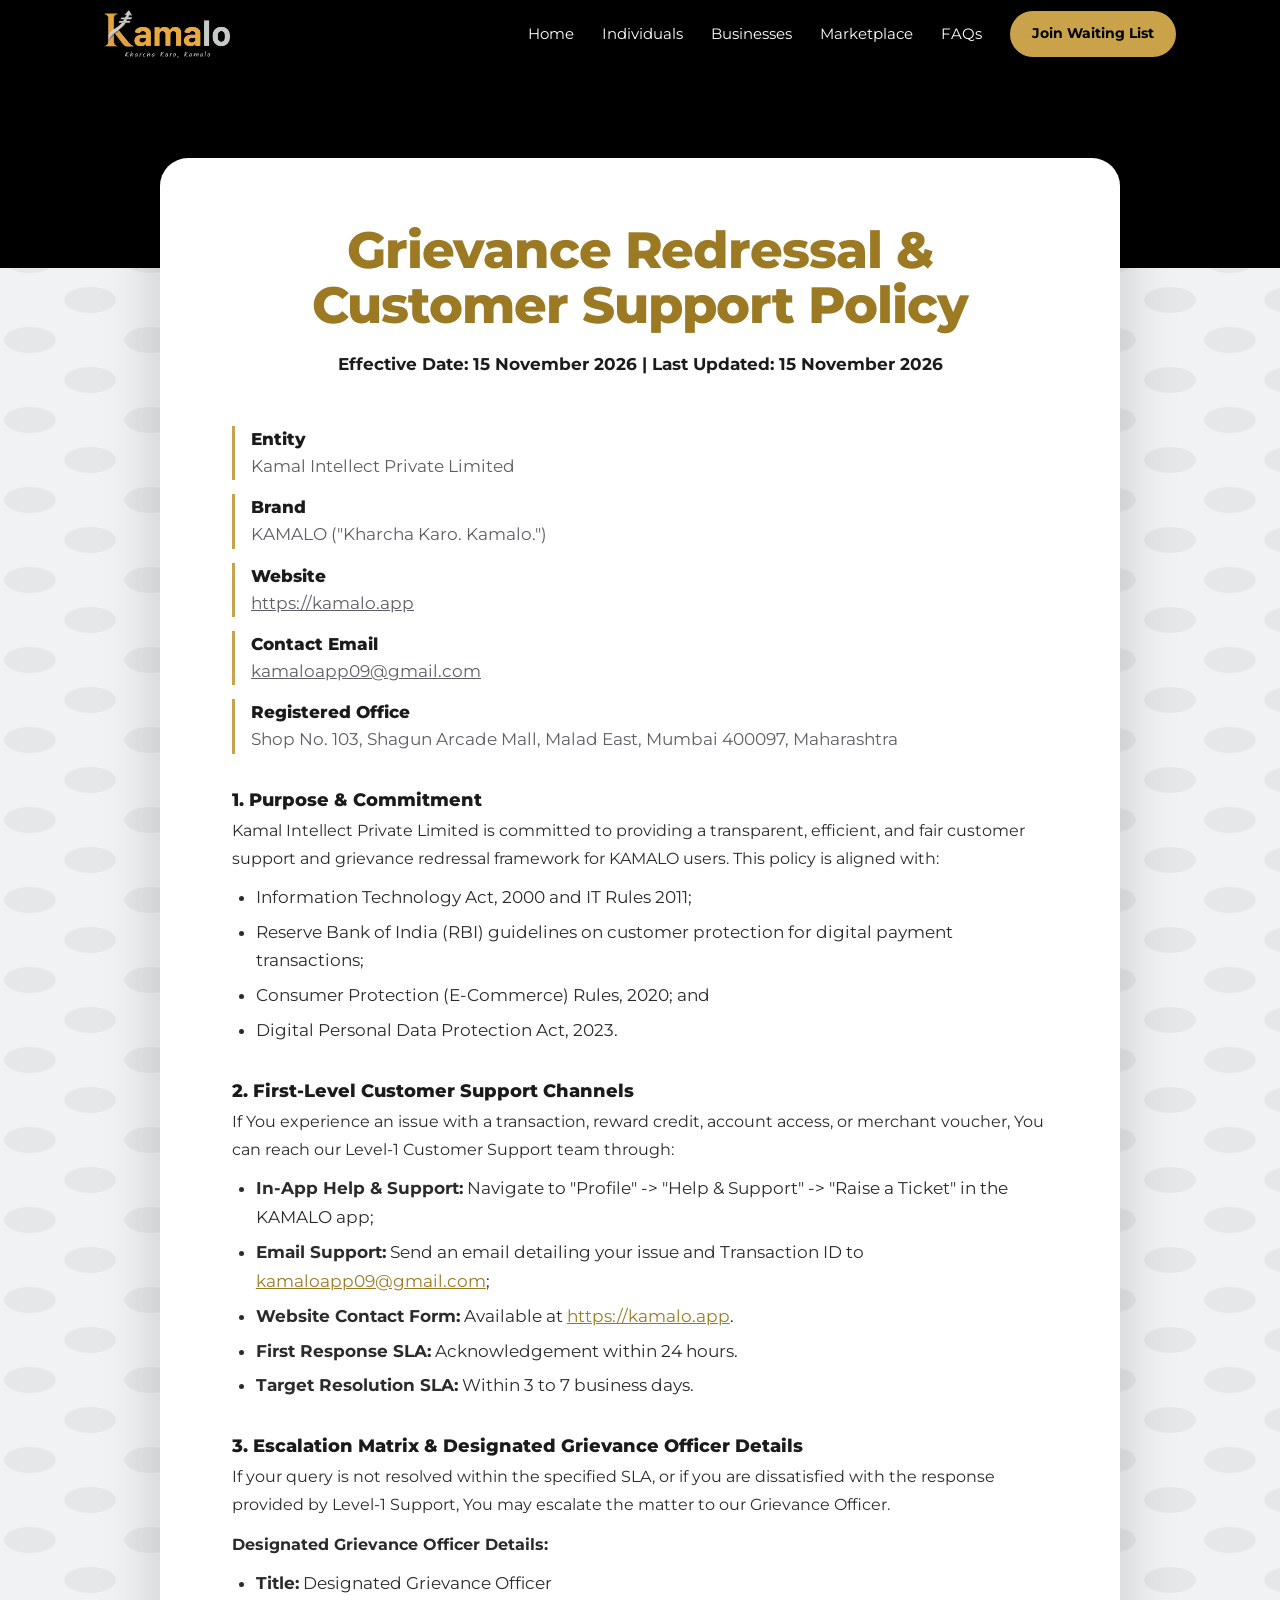
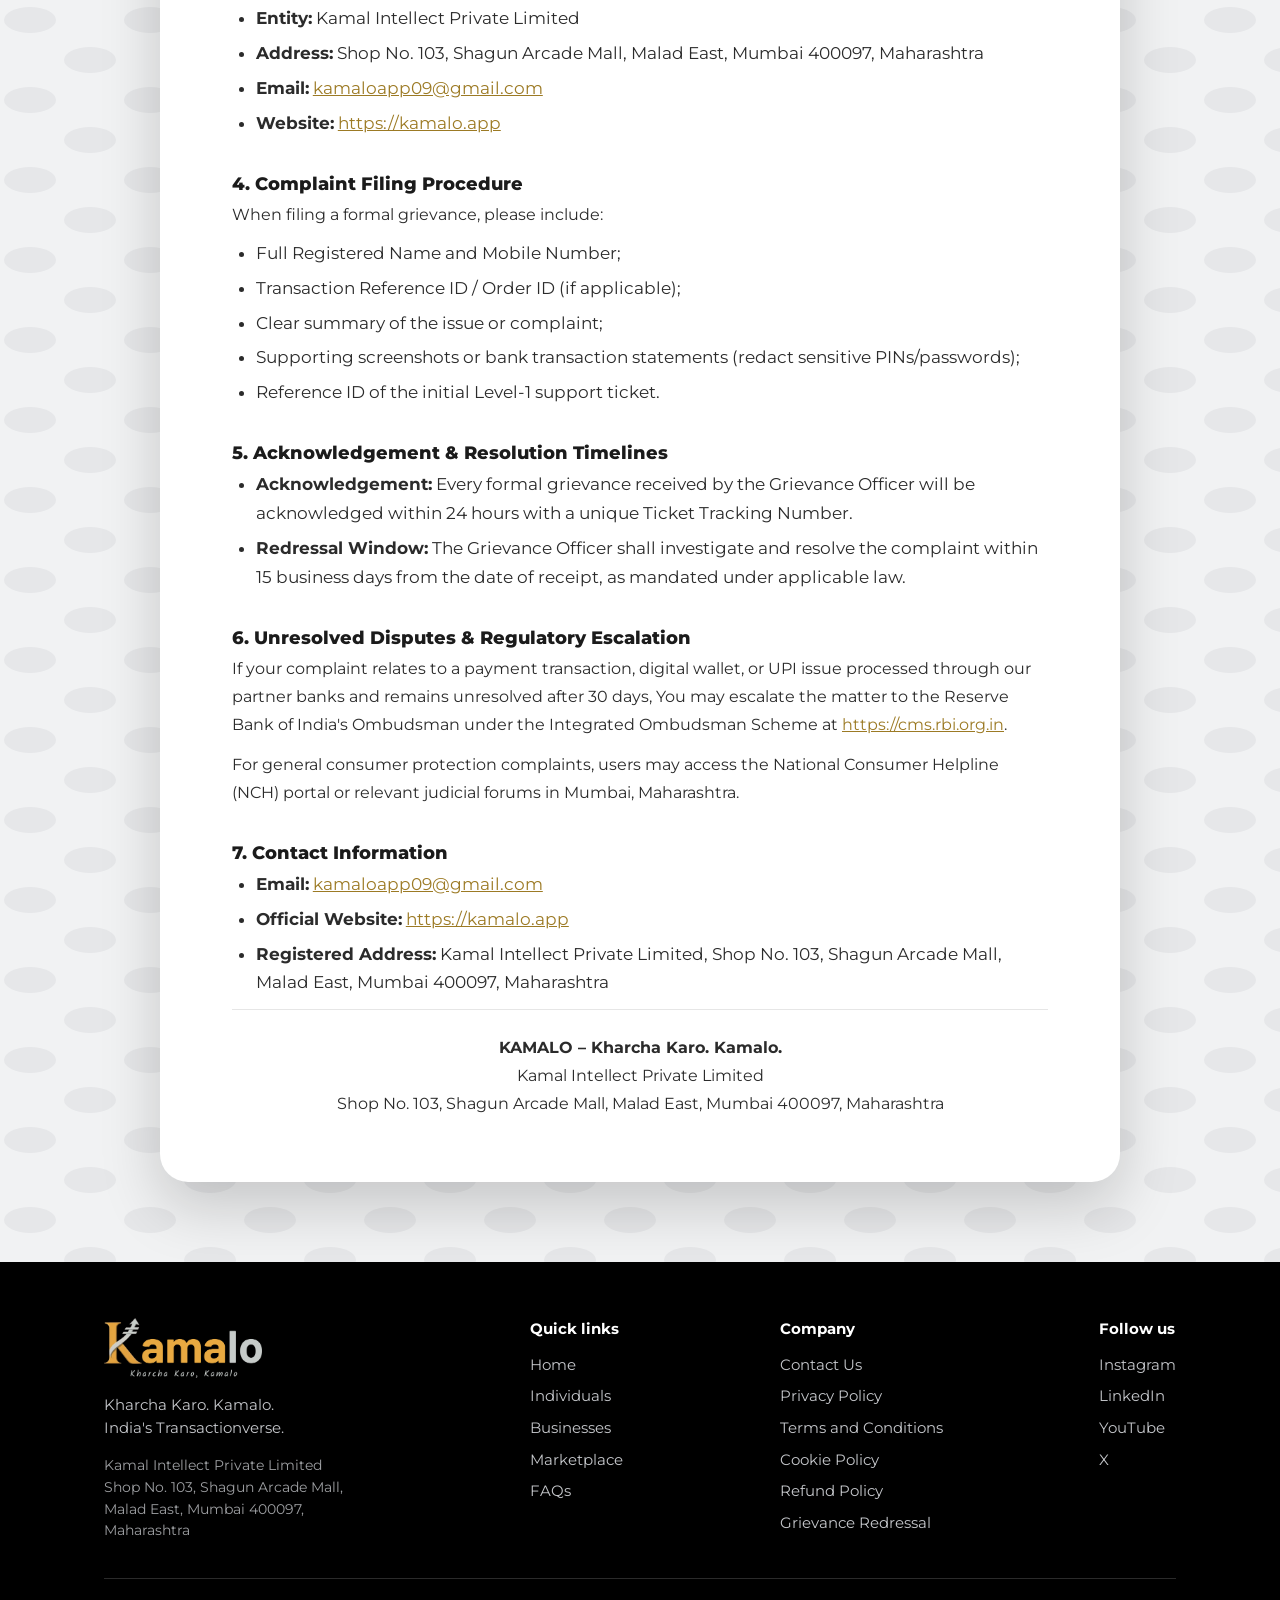
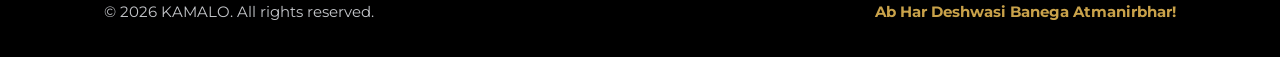
<file: pages/grievance-redressal.html>
<!DOCTYPE html>
<html lang="en">
<head>
<meta charset="utf-8">
<meta name="viewport" content="width=device-width, initial-scale=1">
<title>Grievance Redressal & Customer Support Policy – KAMALO</title>
<meta name="theme-color" content="#000000">
<link rel="icon" href="../assets/icons/favicon.ico" sizes="any">
<link rel="icon" type="image/png" sizes="32x32" href="../assets/icons/favicon-32.png">
<link rel="icon" type="image/png" sizes="16x16" href="../assets/icons/favicon-16.png">
<link rel="apple-touch-icon" href="../assets/icons/apple-touch-icon.png">
<link rel="preconnect" href="https://fonts.googleapis.com">
<link rel="preconnect" href="https://fonts.gstatic.com" crossorigin>
<link href="https://fonts.googleapis.com/css2?family=Montserrat:wght@400;500;700;800&display=swap" rel="stylesheet">
<link rel="stylesheet" href="../css/style.css">
<link rel="stylesheet" href="../css/pages.css">
</head>
<body class="legal">

<nav>
  <div class="wrap">
    <a href="/" class="logo"><img src="../assets/logo/logo.webp" alt="KAMALO – Kharcha Karo, Kamalo" width="127" height="48"></a>
    <ul>
      <li><a href="/#home">Home</a></li>
      <li><a href="/#individuals">Individuals</a></li>
      <li><a href="/#businesses">Businesses</a></li>
      <li><a href="/#marketplace">Marketplace</a></li>
      <li><a href="/#faqs">FAQs</a></li>
      <li><a href="https://forms.gle/tkma7Py9DdzDe2rZ7" target="_blank" rel="noopener" class="btn">Join Waiting List</a></li>
    </ul>
  </div>
</nav>

<div class="band"></div>

<main>
  <article class="card">
    <h1>Grievance Redressal & Customer Support Policy</h1>
    <p class="sub">Effective Date: 15 November 2026 | Last Updated: 15 November 2026</p>
    <div class="doc">
      <dl class="contact meta">
        <div><dt>Entity</dt><dd>Kamal Intellect Private Limited</dd></div>
        <div><dt>Brand</dt><dd>KAMALO ("Kharcha Karo. Kamalo.")</dd></div>
        <div><dt>Website</dt><dd><a href="https://kamalo.app" target="_blank" rel="noopener">https://kamalo.app</a></dd></div>
        <div><dt>Contact Email</dt><dd><a href="mailto:kamaloapp09@gmail.com">kamaloapp09@gmail.com</a></dd></div>
        <div><dt>Registered Office</dt><dd>Shop No. 103, Shagun Arcade Mall, Malad East, Mumbai 400097, Maharashtra</dd></div>
      </dl>
      <h2>1. Purpose &amp; Commitment</h2>
      <p>Kamal Intellect Private Limited is committed to providing a transparent, efficient, and fair customer support and grievance redressal framework for KAMALO users. This policy is aligned with:</p>
      <ul><li>Information Technology Act, 2000 and IT Rules 2011;</li><li>Reserve Bank of India (RBI) guidelines on customer protection for digital payment transactions;</li><li>Consumer Protection (E-Commerce) Rules, 2020; and</li><li>Digital Personal Data Protection Act, 2023.</li></ul>
      <h2>2. First-Level Customer Support Channels</h2>
      <p>If You experience an issue with a transaction, reward credit, account access, or merchant voucher, You can reach our Level-1 Customer Support team through:</p>
      <ul><li><strong>In-App Help &amp; Support:</strong> Navigate to "Profile" -&gt; "Help &amp; Support" -&gt; "Raise a Ticket" in the KAMALO app;</li><li><strong>Email Support:</strong> Send an email detailing your issue and Transaction ID to <a href="mailto:kamaloapp09@gmail.com">kamaloapp09@gmail.com</a>;</li><li><strong>Website Contact Form:</strong> Available at <a href="https://kamalo.app" target="_blank" rel="noopener">https://kamalo.app</a>.</li><li><strong>First Response SLA:</strong> Acknowledgement within 24 hours.</li><li><strong>Target Resolution SLA:</strong> Within 3 to 7 business days.</li></ul>
      <h2>3. Escalation Matrix &amp; Designated Grievance Officer Details</h2>
      <p>If your query is not resolved within the specified SLA, or if you are dissatisfied with the response provided by Level-1 Support, You may escalate the matter to our Grievance Officer.</p>
      <p><strong>Designated Grievance Officer Details:</strong></p>
      <ul><li><strong>Title:</strong> Designated Grievance Officer</li><li><strong>Entity:</strong> Kamal Intellect Private Limited</li><li><strong>Address:</strong> Shop No. 103, Shagun Arcade Mall, Malad East, Mumbai 400097, Maharashtra</li><li><strong>Email:</strong> <a href="mailto:kamaloapp09@gmail.com">kamaloapp09@gmail.com</a></li><li><strong>Website:</strong> <a href="https://kamalo.app" target="_blank" rel="noopener">https://kamalo.app</a></li></ul>
      <h2>4. Complaint Filing Procedure</h2>
      <p>When filing a formal grievance, please include:</p>
      <ul><li>Full Registered Name and Mobile Number;</li><li>Transaction Reference ID / Order ID (if applicable);</li><li>Clear summary of the issue or complaint;</li><li>Supporting screenshots or bank transaction statements (redact sensitive PINs/passwords);</li><li>Reference ID of the initial Level-1 support ticket.</li></ul>
      <h2>5. Acknowledgement &amp; Resolution Timelines</h2>
      <ul><li><strong>Acknowledgement:</strong> Every formal grievance received by the Grievance Officer will be acknowledged within 24 hours with a unique Ticket Tracking Number.</li><li><strong>Redressal Window:</strong> The Grievance Officer shall investigate and resolve the complaint within 15 business days from the date of receipt, as mandated under applicable law.</li></ul>
      <h2>6. Unresolved Disputes &amp; Regulatory Escalation</h2>
      <p>If your complaint relates to a payment transaction, digital wallet, or UPI issue processed through our partner banks and remains unresolved after 30 days, You may escalate the matter to the Reserve Bank of India's Ombudsman under the Integrated Ombudsman Scheme at <a href="https://cms.rbi.org.in" target="_blank" rel="noopener">https://cms.rbi.org.in</a>.</p>
      <p>For general consumer protection complaints, users may access the National Consumer Helpline (NCH) portal or relevant judicial forums in Mumbai, Maharashtra.</p>
      <h2>7. Contact Information</h2>
      <ul><li><strong>Email:</strong> <a href="mailto:kamaloapp09@gmail.com">kamaloapp09@gmail.com</a></li><li><strong>Official Website:</strong> <a href="https://kamalo.app" target="_blank" rel="noopener">https://kamalo.app</a></li><li><strong>Registered Address:</strong> Kamal Intellect Private Limited, Shop No. 103, Shagun Arcade Mall, Malad East, Mumbai 400097, Maharashtra</li></ul>
      <p class="doc-end"><strong>KAMALO – Kharcha Karo. Kamalo.</strong><br>Kamal Intellect Private Limited<br>Shop No. 103, Shagun Arcade Mall, Malad East, Mumbai 400097, Maharashtra</p>
    </div>
  </article>
</main>

<footer>
  <div class="wrap">
    <div class="top">
      <div>
        <a href="/#home" class="logo"><img src="../assets/logo/logo.webp" alt="KAMALO" width="127" height="48"></a>
        <p class="tl">Kharcha Karo. Kamalo.<br>India's Transactionverse.</p>
        <p class="tl addr">Kamal Intellect Private Limited<br>Shop No. 103, Shagun Arcade Mall,<br>Malad East, Mumbai 400097, Maharashtra</p>
      </div>
      <div>
        <h4>Quick links</h4>
        <ul>
          <li><a href="/#home">Home</a></li>
          <li><a href="/#individuals">Individuals</a></li>
          <li><a href="/#businesses">Businesses</a></li>
          <li><a href="/#marketplace">Marketplace</a></li>
          <li><a href="/#faqs">FAQs</a></li>
        </ul>
      </div>
      <div>
        <h4>Company</h4>
        <ul>
          <li><a href="/pages/contact">Contact Us</a></li>
          <li><a href="/pages/privacy-policy">Privacy Policy</a></li>
          <li><a href="/pages/terms-and-conditions">Terms and Conditions</a></li>
          <li><a href="/pages/cookie-policy">Cookie Policy</a></li>
          <li><a href="/pages/refund-policy">Refund Policy</a></li>
          <li><a href="/pages/grievance-redressal">Grievance Redressal</a></li>
        </ul>
      </div>
      <div>
        <h4>Follow us</h4>
        <ul>
          <li><a href="https://www.instagram.com/kamalgirdhar/" target="_blank" rel="noopener">Instagram</a></li>
          <li><a href="https://www.linkedin.com/in/kamal-girdhar/" target="_blank" rel="noopener">LinkedIn</a></li>
          <li><a href="https://www.youtube.com/@thekamalgirdhar" target="_blank" rel="noopener">YouTube</a></li>
          <li><a href="https://x.com/kamalgirdhar" target="_blank" rel="noopener">X</a></li>
        </ul>
      </div>
    </div>
    <div class="bot">
      <span>© <span id="year">2026</span> KAMALO. All rights reserved.</span>
      <b>Ab Har Deshwasi Banega Atmanirbhar!</b>
    </div>
  </div>
</footer>

<script src="../js/script.js" defer></script>
</body>
</html>
</file>
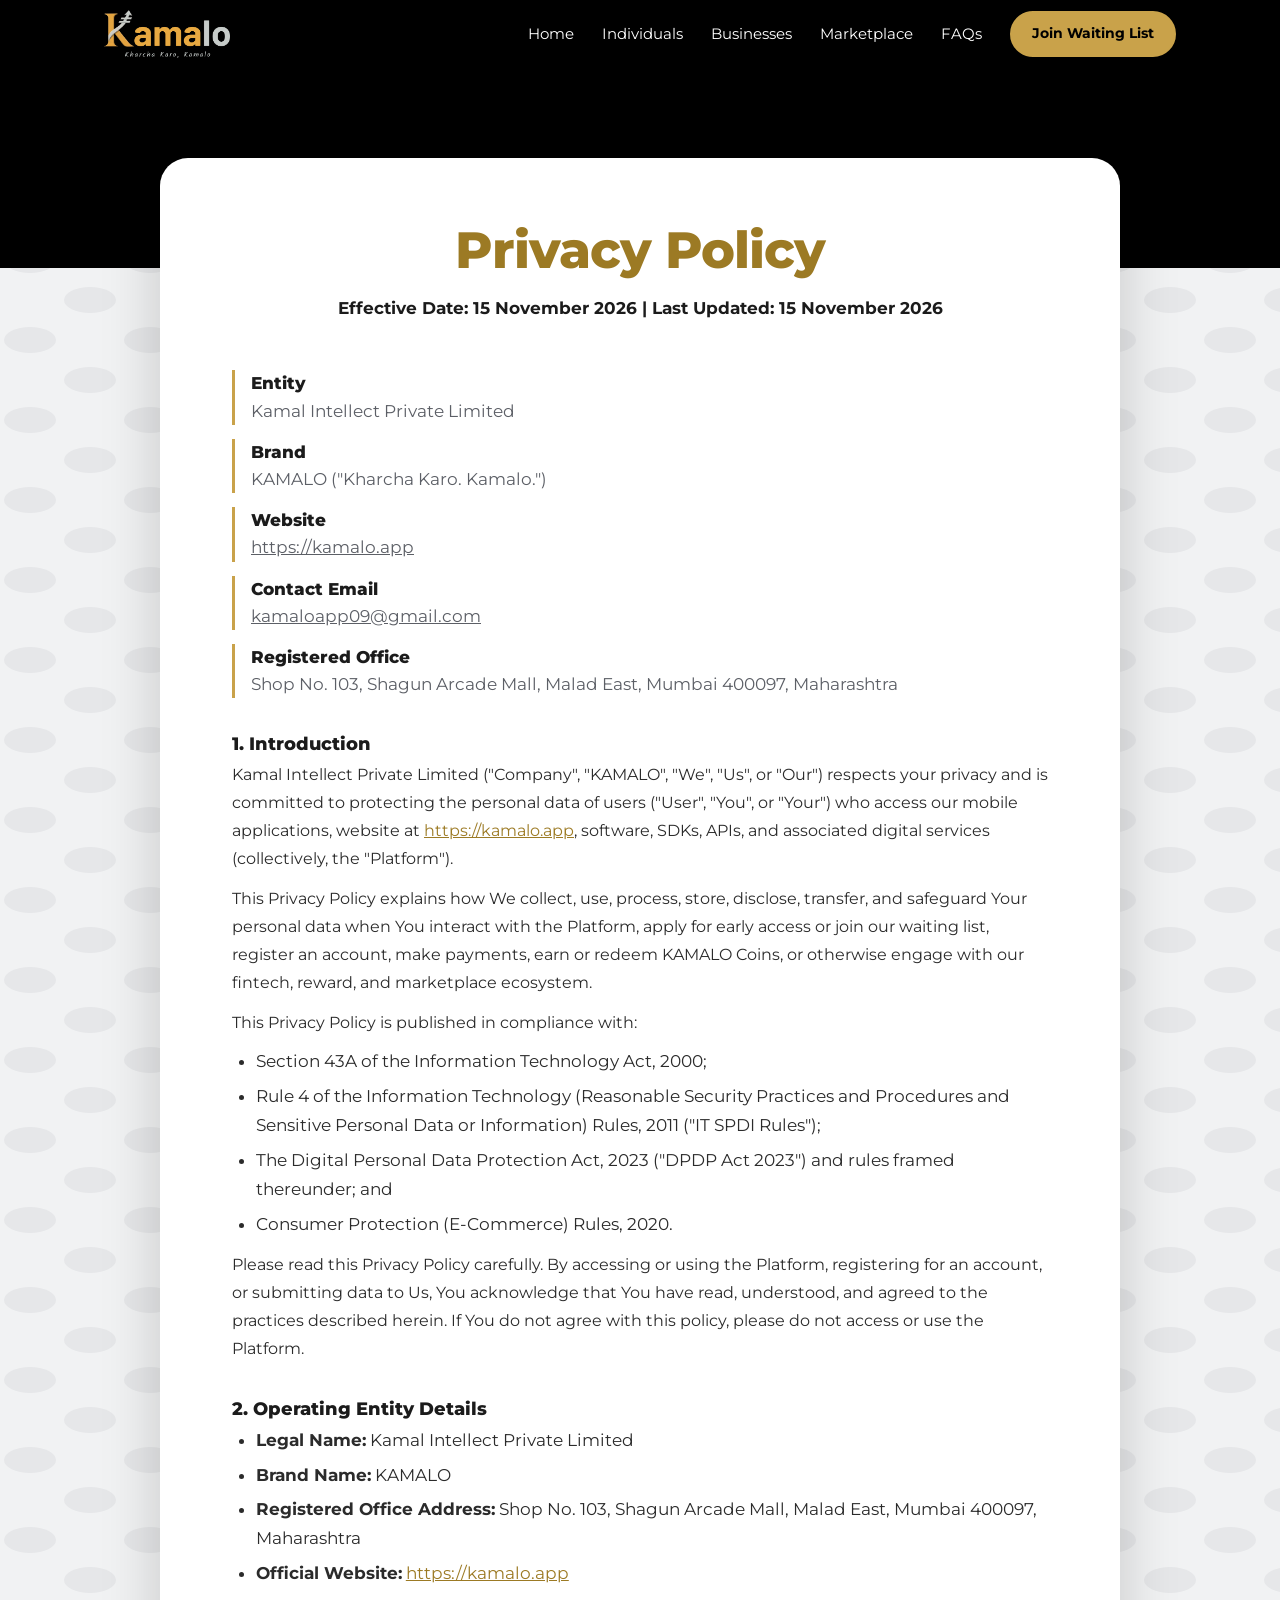
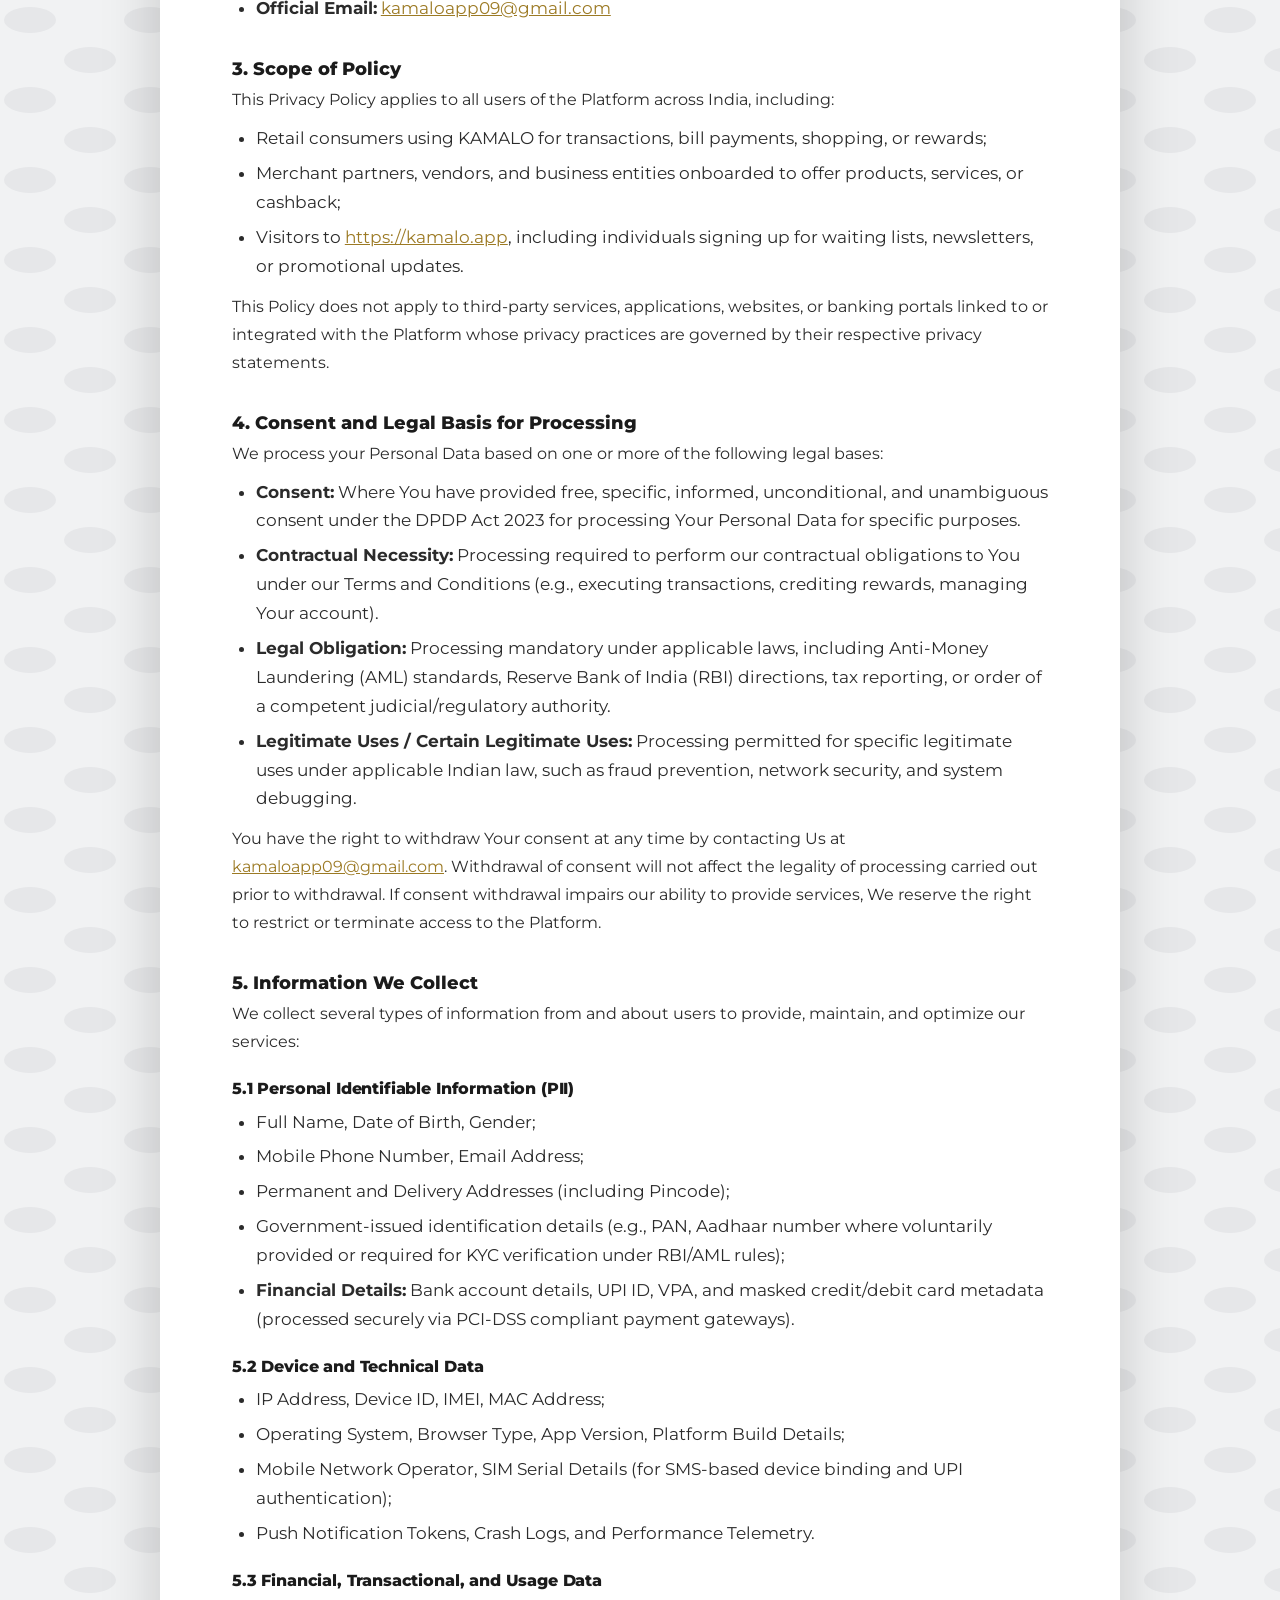
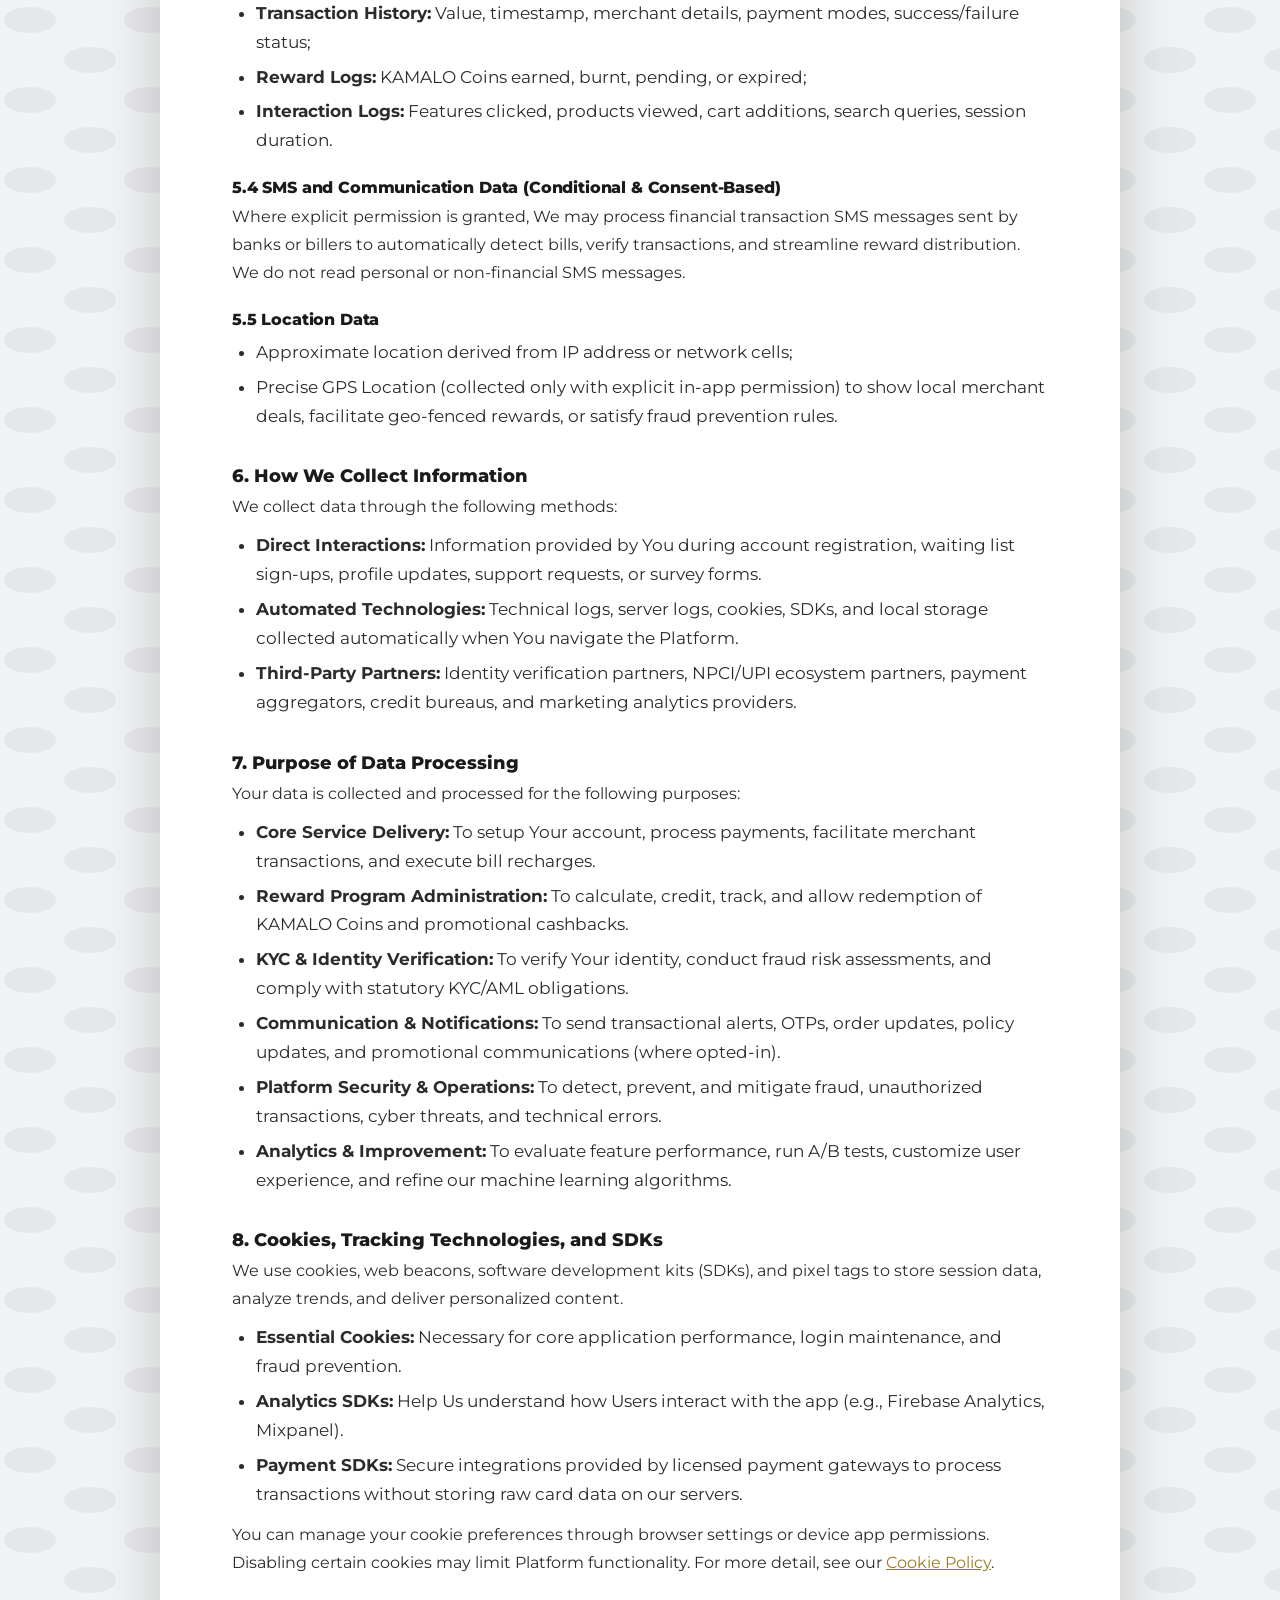
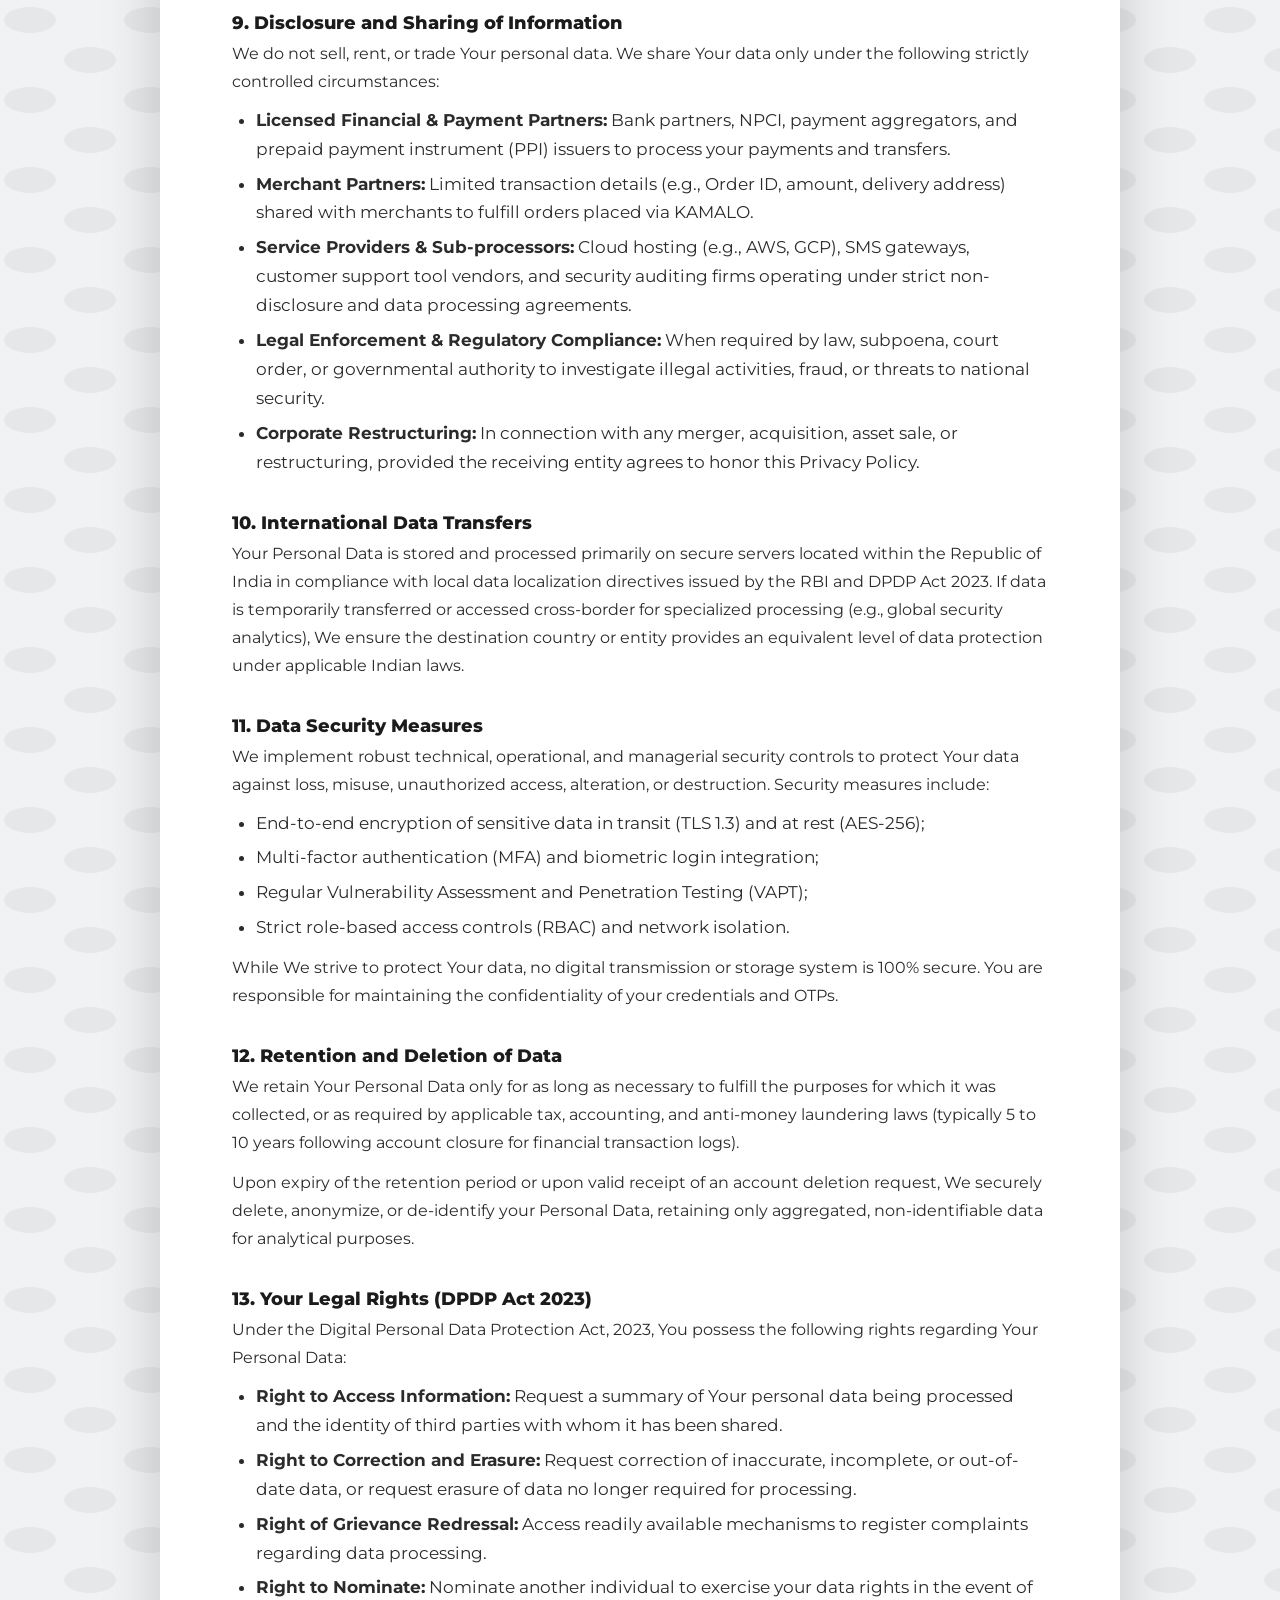
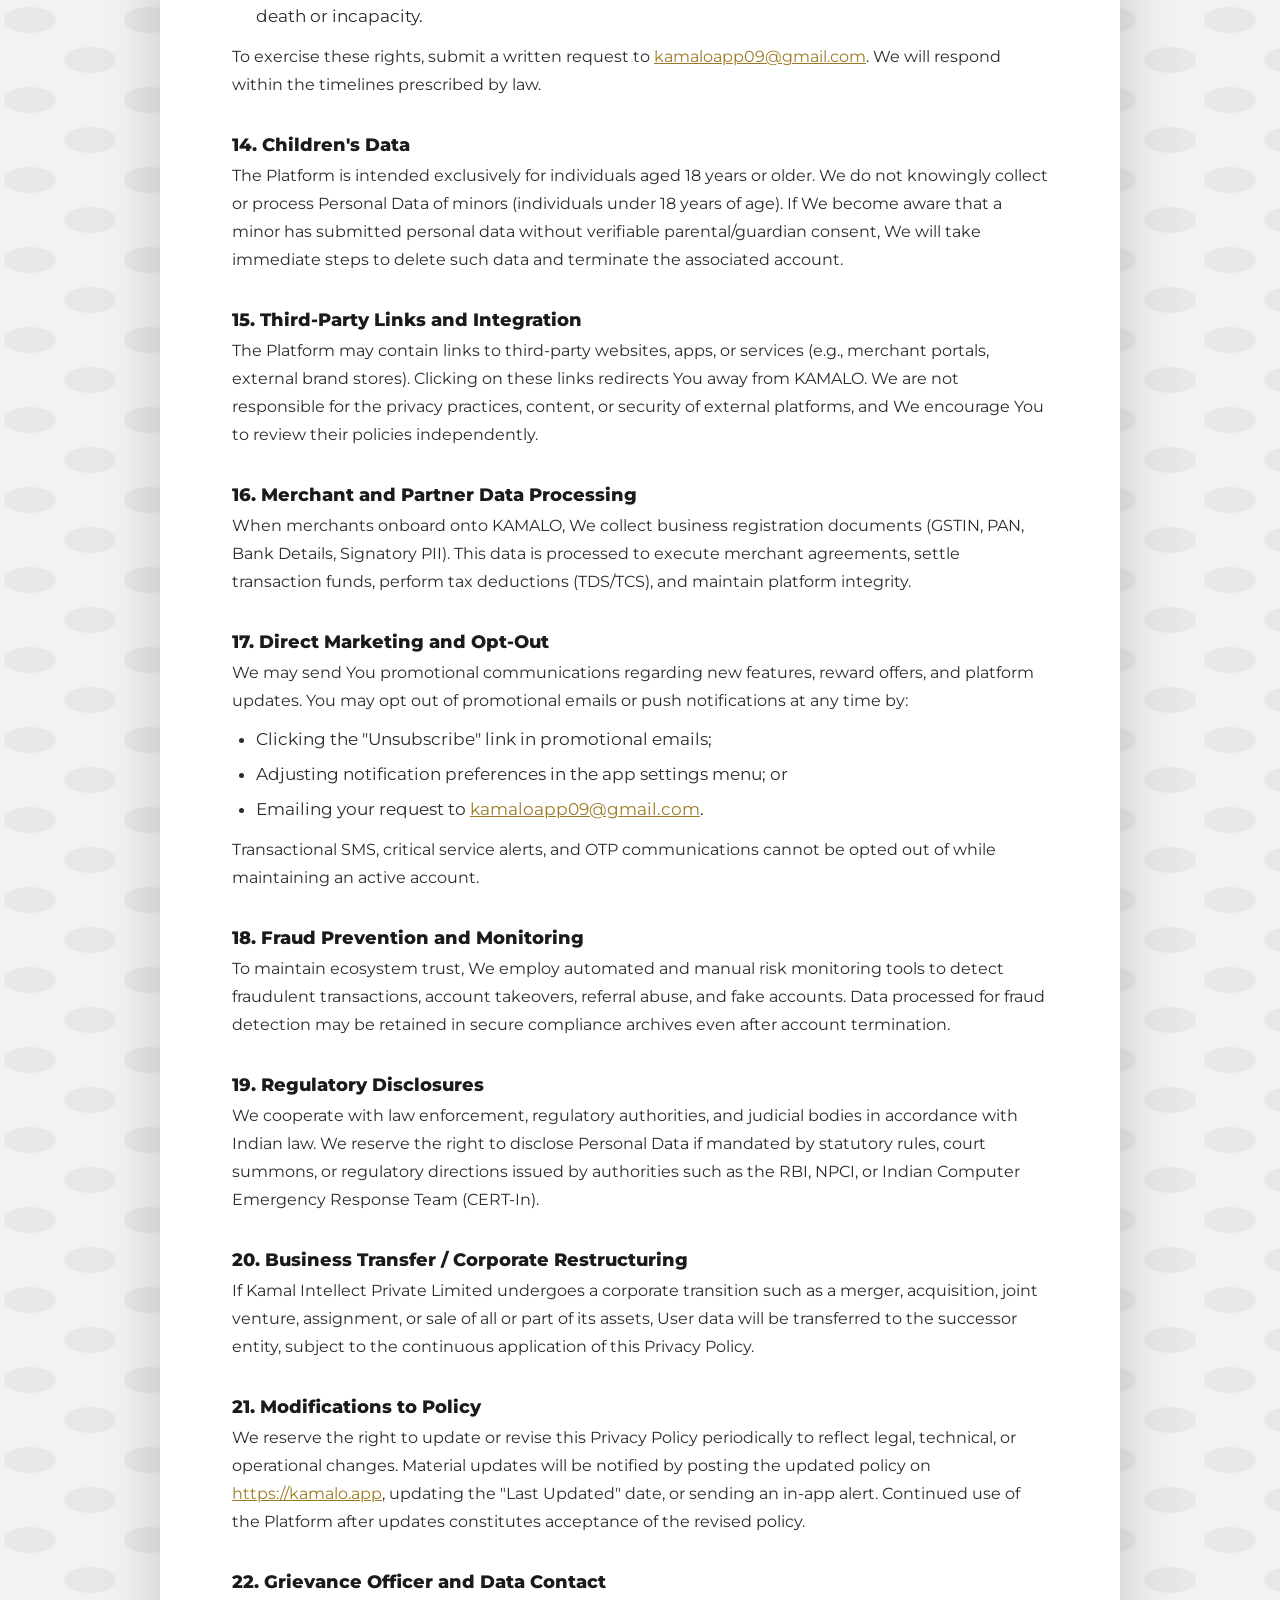
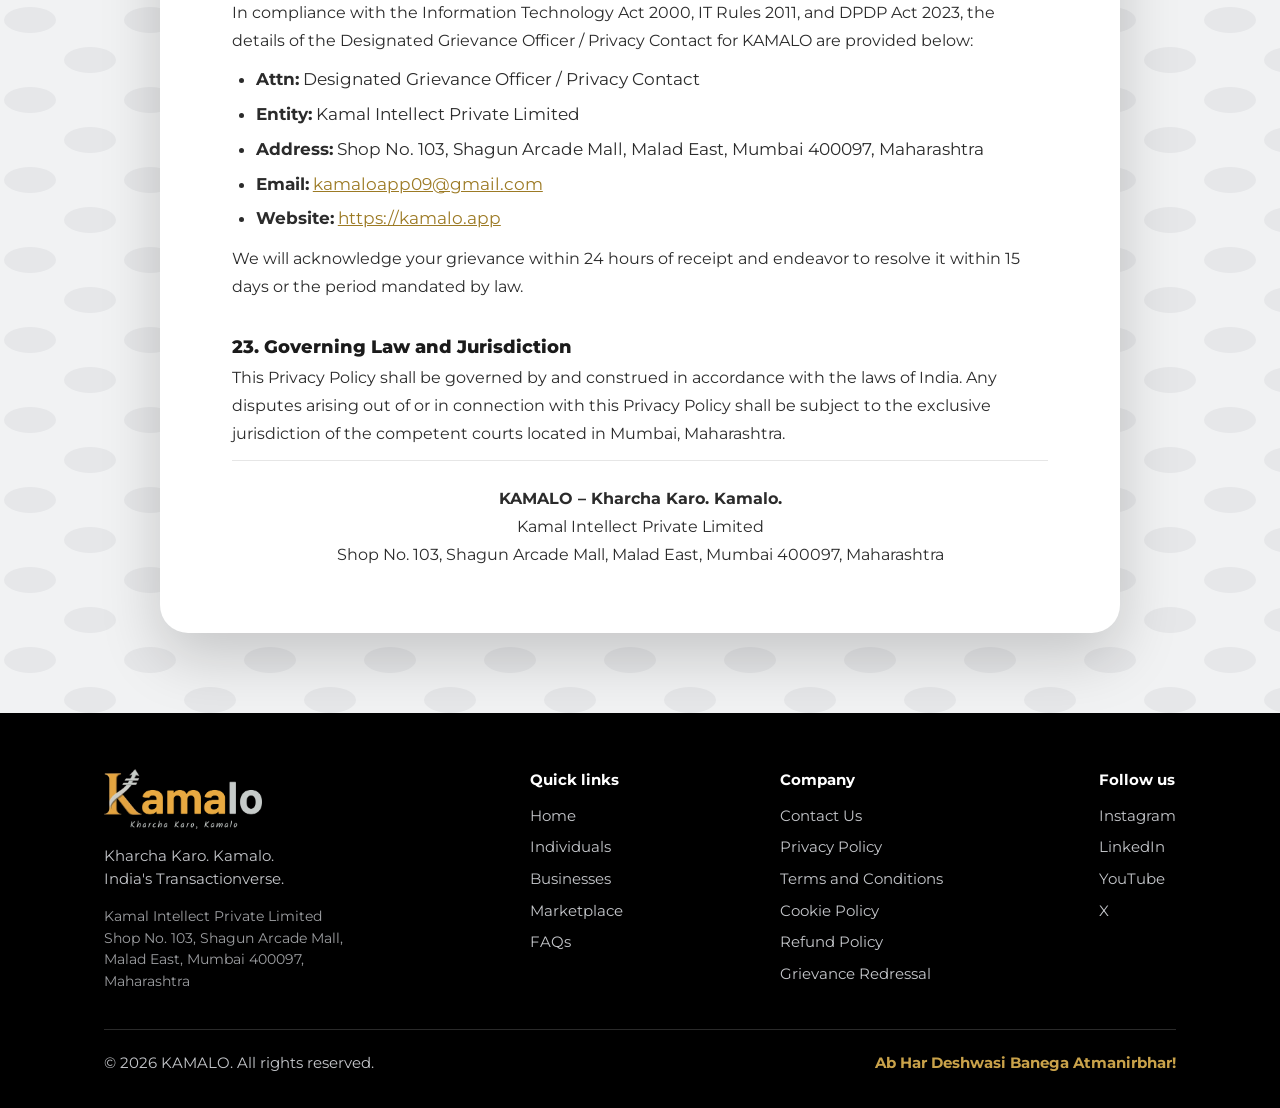
<file: pages/privacy-policy.html>
<!DOCTYPE html>
<html lang="en">
<head>
<meta charset="utf-8">
<meta name="viewport" content="width=device-width, initial-scale=1">
<title>Privacy Policy – KAMALO</title>
<meta name="theme-color" content="#000000">
<link rel="icon" href="../assets/icons/favicon.ico" sizes="any">
<link rel="icon" type="image/png" sizes="32x32" href="../assets/icons/favicon-32.png">
<link rel="icon" type="image/png" sizes="16x16" href="../assets/icons/favicon-16.png">
<link rel="apple-touch-icon" href="../assets/icons/apple-touch-icon.png">
<link rel="preconnect" href="https://fonts.googleapis.com">
<link rel="preconnect" href="https://fonts.gstatic.com" crossorigin>
<link href="https://fonts.googleapis.com/css2?family=Montserrat:wght@400;500;700;800&display=swap" rel="stylesheet">
<link rel="stylesheet" href="../css/style.css">
<link rel="stylesheet" href="../css/pages.css">
</head>
<body class="legal">

<nav>
  <div class="wrap">
    <a href="/" class="logo"><img src="../assets/logo/logo.webp" alt="KAMALO – Kharcha Karo, Kamalo" width="127" height="48"></a>
    <ul>
      <li><a href="/#home">Home</a></li>
      <li><a href="/#individuals">Individuals</a></li>
      <li><a href="/#businesses">Businesses</a></li>
      <li><a href="/#marketplace">Marketplace</a></li>
      <li><a href="/#faqs">FAQs</a></li>
      <li><a href="https://forms.gle/tkma7Py9DdzDe2rZ7" target="_blank" rel="noopener" class="btn">Join Waiting List</a></li>
    </ul>
  </div>
</nav>

<div class="band"></div>

<main>
  <article class="card">
    <h1>Privacy Policy</h1>
    <p class="sub">Effective Date: 15 November 2026 | Last Updated: 15 November 2026</p>
    <div class="doc">
      <dl class="contact meta">
        <div><dt>Entity</dt><dd>Kamal Intellect Private Limited</dd></div>
        <div><dt>Brand</dt><dd>KAMALO ("Kharcha Karo. Kamalo.")</dd></div>
        <div><dt>Website</dt><dd><a href="https://kamalo.app" target="_blank" rel="noopener">https://kamalo.app</a></dd></div>
        <div><dt>Contact Email</dt><dd><a href="mailto:kamaloapp09@gmail.com">kamaloapp09@gmail.com</a></dd></div>
        <div><dt>Registered Office</dt><dd>Shop No. 103, Shagun Arcade Mall, Malad East, Mumbai 400097, Maharashtra</dd></div>
      </dl>
      <h2>1. Introduction</h2>
      <p>Kamal Intellect Private Limited ("Company", "KAMALO", "We", "Us", or "Our") respects your privacy and is committed to protecting the personal data of users ("User", "You", or "Your") who access our mobile applications, website at <a href="https://kamalo.app" target="_blank" rel="noopener">https://kamalo.app</a>, software, SDKs, APIs, and associated digital services (collectively, the "Platform").</p>
      <p>This Privacy Policy explains how We collect, use, process, store, disclose, transfer, and safeguard Your personal data when You interact with the Platform, apply for early access or join our waiting list, register an account, make payments, earn or redeem KAMALO Coins, or otherwise engage with our fintech, reward, and marketplace ecosystem.</p>
      <p>This Privacy Policy is published in compliance with:</p>
      <ul><li>Section 43A of the Information Technology Act, 2000;</li><li>Rule 4 of the Information Technology (Reasonable Security Practices and Procedures and Sensitive Personal Data or Information) Rules, 2011 ("IT SPDI Rules");</li><li>The Digital Personal Data Protection Act, 2023 ("DPDP Act 2023") and rules framed thereunder; and</li><li>Consumer Protection (E-Commerce) Rules, 2020.</li></ul>
      <p>Please read this Privacy Policy carefully. By accessing or using the Platform, registering for an account, or submitting data to Us, You acknowledge that You have read, understood, and agreed to the practices described herein. If You do not agree with this policy, please do not access or use the Platform.</p>
      <h2>2. Operating Entity Details</h2>
      <ul><li><strong>Legal Name:</strong> Kamal Intellect Private Limited</li><li><strong>Brand Name:</strong> KAMALO</li><li><strong>Registered Office Address:</strong> Shop No. 103, Shagun Arcade Mall, Malad East, Mumbai 400097, Maharashtra</li><li><strong>Official Website:</strong> <a href="https://kamalo.app" target="_blank" rel="noopener">https://kamalo.app</a></li><li><strong>Official Email:</strong> <a href="mailto:kamaloapp09@gmail.com">kamaloapp09@gmail.com</a></li></ul>
      <h2>3. Scope of Policy</h2>
      <p>This Privacy Policy applies to all users of the Platform across India, including:</p>
      <ul><li>Retail consumers using KAMALO for transactions, bill payments, shopping, or rewards;</li><li>Merchant partners, vendors, and business entities onboarded to offer products, services, or cashback;</li><li>Visitors to <a href="https://kamalo.app" target="_blank" rel="noopener">https://kamalo.app</a>, including individuals signing up for waiting lists, newsletters, or promotional updates.</li></ul>
      <p>This Policy does not apply to third-party services, applications, websites, or banking portals linked to or integrated with the Platform whose privacy practices are governed by their respective privacy statements.</p>
      <h2>4. Consent and Legal Basis for Processing</h2>
      <p>We process your Personal Data based on one or more of the following legal bases:</p>
      <ul><li><strong>Consent:</strong> Where You have provided free, specific, informed, unconditional, and unambiguous consent under the DPDP Act 2023 for processing Your Personal Data for specific purposes.</li><li><strong>Contractual Necessity:</strong> Processing required to perform our contractual obligations to You under our Terms and Conditions (e.g., executing transactions, crediting rewards, managing Your account).</li><li><strong>Legal Obligation:</strong> Processing mandatory under applicable laws, including Anti-Money Laundering (AML) standards, Reserve Bank of India (RBI) directions, tax reporting, or order of a competent judicial/regulatory authority.</li><li><strong>Legitimate Uses / Certain Legitimate Uses:</strong> Processing permitted for specific legitimate uses under applicable Indian law, such as fraud prevention, network security, and system debugging.</li></ul>
      <p>You have the right to withdraw Your consent at any time by contacting Us at <a href="mailto:kamaloapp09@gmail.com">kamaloapp09@gmail.com</a>. Withdrawal of consent will not affect the legality of processing carried out prior to withdrawal. If consent withdrawal impairs our ability to provide services, We reserve the right to restrict or terminate access to the Platform.</p>
      <h2>5. Information We Collect</h2>
      <p>We collect several types of information from and about users to provide, maintain, and optimize our services:</p>
      <h3>5.1 Personal Identifiable Information (PII)</h3>
      <ul><li>Full Name, Date of Birth, Gender;</li><li>Mobile Phone Number, Email Address;</li><li>Permanent and Delivery Addresses (including Pincode);</li><li>Government-issued identification details (e.g., PAN, Aadhaar number where voluntarily provided or required for KYC verification under RBI/AML rules);</li><li><strong>Financial Details:</strong> Bank account details, UPI ID, VPA, and masked credit/debit card metadata (processed securely via PCI-DSS compliant payment gateways).</li></ul>
      <h3>5.2 Device and Technical Data</h3>
      <ul><li>IP Address, Device ID, IMEI, MAC Address;</li><li>Operating System, Browser Type, App Version, Platform Build Details;</li><li>Mobile Network Operator, SIM Serial Details (for SMS-based device binding and UPI authentication);</li><li>Push Notification Tokens, Crash Logs, and Performance Telemetry.</li></ul>
      <h3>5.3 Financial, Transactional, and Usage Data</h3>
      <ul><li><strong>Transaction History:</strong> Value, timestamp, merchant details, payment modes, success/failure status;</li><li><strong>Reward Logs:</strong> KAMALO Coins earned, burnt, pending, or expired;</li><li><strong>Interaction Logs:</strong> Features clicked, products viewed, cart additions, search queries, session duration.</li></ul>
      <h3>5.4 SMS and Communication Data (Conditional &amp; Consent-Based)</h3>
      <p>Where explicit permission is granted, We may process financial transaction SMS messages sent by banks or billers to automatically detect bills, verify transactions, and streamline reward distribution. We do not read personal or non-financial SMS messages.</p>
      <h3>5.5 Location Data</h3>
      <ul><li>Approximate location derived from IP address or network cells;</li><li>Precise GPS Location (collected only with explicit in-app permission) to show local merchant deals, facilitate geo-fenced rewards, or satisfy fraud prevention rules.</li></ul>
      <h2>6. How We Collect Information</h2>
      <p>We collect data through the following methods:</p>
      <ul><li><strong>Direct Interactions:</strong> Information provided by You during account registration, waiting list sign-ups, profile updates, support requests, or survey forms.</li><li><strong>Automated Technologies:</strong> Technical logs, server logs, cookies, SDKs, and local storage collected automatically when You navigate the Platform.</li><li><strong>Third-Party Partners:</strong> Identity verification partners, NPCI/UPI ecosystem partners, payment aggregators, credit bureaus, and marketing analytics providers.</li></ul>
      <h2>7. Purpose of Data Processing</h2>
      <p>Your data is collected and processed for the following purposes:</p>
      <ul><li><strong>Core Service Delivery:</strong> To setup Your account, process payments, facilitate merchant transactions, and execute bill recharges.</li><li><strong>Reward Program Administration:</strong> To calculate, credit, track, and allow redemption of KAMALO Coins and promotional cashbacks.</li><li><strong>KYC &amp; Identity Verification:</strong> To verify Your identity, conduct fraud risk assessments, and comply with statutory KYC/AML obligations.</li><li><strong>Communication &amp; Notifications:</strong> To send transactional alerts, OTPs, order updates, policy updates, and promotional communications (where opted-in).</li><li><strong>Platform Security &amp; Operations:</strong> To detect, prevent, and mitigate fraud, unauthorized transactions, cyber threats, and technical errors.</li><li><strong>Analytics &amp; Improvement:</strong> To evaluate feature performance, run A/B tests, customize user experience, and refine our machine learning algorithms.</li></ul>
      <h2>8. Cookies, Tracking Technologies, and SDKs</h2>
      <p>We use cookies, web beacons, software development kits (SDKs), and pixel tags to store session data, analyze trends, and deliver personalized content.</p>
      <ul><li><strong>Essential Cookies:</strong> Necessary for core application performance, login maintenance, and fraud prevention.</li><li><strong>Analytics SDKs:</strong> Help Us understand how Users interact with the app (e.g., Firebase Analytics, Mixpanel).</li><li><strong>Payment SDKs:</strong> Secure integrations provided by licensed payment gateways to process transactions without storing raw card data on our servers.</li></ul>
      <p>You can manage your cookie preferences through browser settings or device app permissions. Disabling certain cookies may limit Platform functionality. For more detail, see our <a href="/pages/cookie-policy">Cookie Policy</a>.</p>
      <h2>9. Disclosure and Sharing of Information</h2>
      <p>We do not sell, rent, or trade Your personal data. We share Your data only under the following strictly controlled circumstances:</p>
      <ul><li><strong>Licensed Financial &amp; Payment Partners:</strong> Bank partners, NPCI, payment aggregators, and prepaid payment instrument (PPI) issuers to process your payments and transfers.</li><li><strong>Merchant Partners:</strong> Limited transaction details (e.g., Order ID, amount, delivery address) shared with merchants to fulfill orders placed via KAMALO.</li><li><strong>Service Providers &amp; Sub-processors:</strong> Cloud hosting (e.g., AWS, GCP), SMS gateways, customer support tool vendors, and security auditing firms operating under strict non-disclosure and data processing agreements.</li><li><strong>Legal Enforcement &amp; Regulatory Compliance:</strong> When required by law, subpoena, court order, or governmental authority to investigate illegal activities, fraud, or threats to national security.</li><li><strong>Corporate Restructuring:</strong> In connection with any merger, acquisition, asset sale, or restructuring, provided the receiving entity agrees to honor this Privacy Policy.</li></ul>
      <h2>10. International Data Transfers</h2>
      <p>Your Personal Data is stored and processed primarily on secure servers located within the Republic of India in compliance with local data localization directives issued by the RBI and DPDP Act 2023. If data is temporarily transferred or accessed cross-border for specialized processing (e.g., global security analytics), We ensure the destination country or entity provides an equivalent level of data protection under applicable Indian laws.</p>
      <h2>11. Data Security Measures</h2>
      <p>We implement robust technical, operational, and managerial security controls to protect Your data against loss, misuse, unauthorized access, alteration, or destruction. Security measures include:</p>
      <ul><li>End-to-end encryption of sensitive data in transit (TLS 1.3) and at rest (AES-256);</li><li>Multi-factor authentication (MFA) and biometric login integration;</li><li>Regular Vulnerability Assessment and Penetration Testing (VAPT);</li><li>Strict role-based access controls (RBAC) and network isolation.</li></ul>
      <p>While We strive to protect Your data, no digital transmission or storage system is 100% secure. You are responsible for maintaining the confidentiality of your credentials and OTPs.</p>
      <h2>12. Retention and Deletion of Data</h2>
      <p>We retain Your Personal Data only for as long as necessary to fulfill the purposes for which it was collected, or as required by applicable tax, accounting, and anti-money laundering laws (typically 5 to 10 years following account closure for financial transaction logs).</p>
      <p>Upon expiry of the retention period or upon valid receipt of an account deletion request, We securely delete, anonymize, or de-identify your Personal Data, retaining only aggregated, non-identifiable data for analytical purposes.</p>
      <h2>13. Your Legal Rights (DPDP Act 2023)</h2>
      <p>Under the Digital Personal Data Protection Act, 2023, You possess the following rights regarding Your Personal Data:</p>
      <ul><li><strong>Right to Access Information:</strong> Request a summary of Your personal data being processed and the identity of third parties with whom it has been shared.</li><li><strong>Right to Correction and Erasure:</strong> Request correction of inaccurate, incomplete, or out-of-date data, or request erasure of data no longer required for processing.</li><li><strong>Right of Grievance Redressal:</strong> Access readily available mechanisms to register complaints regarding data processing.</li><li><strong>Right to Nominate:</strong> Nominate another individual to exercise your data rights in the event of death or incapacity.</li></ul>
      <p>To exercise these rights, submit a written request to <a href="mailto:kamaloapp09@gmail.com">kamaloapp09@gmail.com</a>. We will respond within the timelines prescribed by law.</p>
      <h2>14. Children's Data</h2>
      <p>The Platform is intended exclusively for individuals aged 18 years or older. We do not knowingly collect or process Personal Data of minors (individuals under 18 years of age). If We become aware that a minor has submitted personal data without verifiable parental/guardian consent, We will take immediate steps to delete such data and terminate the associated account.</p>
      <h2>15. Third-Party Links and Integration</h2>
      <p>The Platform may contain links to third-party websites, apps, or services (e.g., merchant portals, external brand stores). Clicking on these links redirects You away from KAMALO. We are not responsible for the privacy practices, content, or security of external platforms, and We encourage You to review their policies independently.</p>
      <h2>16. Merchant and Partner Data Processing</h2>
      <p>When merchants onboard onto KAMALO, We collect business registration documents (GSTIN, PAN, Bank Details, Signatory PII). This data is processed to execute merchant agreements, settle transaction funds, perform tax deductions (TDS/TCS), and maintain platform integrity.</p>
      <h2>17. Direct Marketing and Opt-Out</h2>
      <p>We may send You promotional communications regarding new features, reward offers, and platform updates. You may opt out of promotional emails or push notifications at any time by:</p>
      <ul><li>Clicking the "Unsubscribe" link in promotional emails;</li><li>Adjusting notification preferences in the app settings menu; or</li><li>Emailing your request to <a href="mailto:kamaloapp09@gmail.com">kamaloapp09@gmail.com</a>.</li></ul>
      <p>Transactional SMS, critical service alerts, and OTP communications cannot be opted out of while maintaining an active account.</p>
      <h2>18. Fraud Prevention and Monitoring</h2>
      <p>To maintain ecosystem trust, We employ automated and manual risk monitoring tools to detect fraudulent transactions, account takeovers, referral abuse, and fake accounts. Data processed for fraud detection may be retained in secure compliance archives even after account termination.</p>
      <h2>19. Regulatory Disclosures</h2>
      <p>We cooperate with law enforcement, regulatory authorities, and judicial bodies in accordance with Indian law. We reserve the right to disclose Personal Data if mandated by statutory rules, court summons, or regulatory directions issued by authorities such as the RBI, NPCI, or Indian Computer Emergency Response Team (CERT-In).</p>
      <h2>20. Business Transfer / Corporate Restructuring</h2>
      <p>If Kamal Intellect Private Limited undergoes a corporate transition such as a merger, acquisition, joint venture, assignment, or sale of all or part of its assets, User data will be transferred to the successor entity, subject to the continuous application of this Privacy Policy.</p>
      <h2>21. Modifications to Policy</h2>
      <p>We reserve the right to update or revise this Privacy Policy periodically to reflect legal, technical, or operational changes. Material updates will be notified by posting the updated policy on <a href="https://kamalo.app" target="_blank" rel="noopener">https://kamalo.app</a>, updating the "Last Updated" date, or sending an in-app alert. Continued use of the Platform after updates constitutes acceptance of the revised policy.</p>
      <h2>22. Grievance Officer and Data Contact</h2>
      <p>In compliance with the Information Technology Act 2000, IT Rules 2011, and DPDP Act 2023, the details of the Designated Grievance Officer / Privacy Contact for KAMALO are provided below:</p>
      <ul><li><strong>Attn:</strong> Designated Grievance Officer / Privacy Contact</li><li><strong>Entity:</strong> Kamal Intellect Private Limited</li><li><strong>Address:</strong> Shop No. 103, Shagun Arcade Mall, Malad East, Mumbai 400097, Maharashtra</li><li><strong>Email:</strong> <a href="mailto:kamaloapp09@gmail.com">kamaloapp09@gmail.com</a></li><li><strong>Website:</strong> <a href="https://kamalo.app" target="_blank" rel="noopener">https://kamalo.app</a></li></ul>
      <p>We will acknowledge your grievance within 24 hours of receipt and endeavor to resolve it within 15 days or the period mandated by law.</p>
      <h2>23. Governing Law and Jurisdiction</h2>
      <p>This Privacy Policy shall be governed by and construed in accordance with the laws of India. Any disputes arising out of or in connection with this Privacy Policy shall be subject to the exclusive jurisdiction of the competent courts located in Mumbai, Maharashtra.</p>
      <p class="doc-end"><strong>KAMALO – Kharcha Karo. Kamalo.</strong><br>Kamal Intellect Private Limited<br>Shop No. 103, Shagun Arcade Mall, Malad East, Mumbai 400097, Maharashtra</p>
    </div>
  </article>
</main>

<footer>
  <div class="wrap">
    <div class="top">
      <div>
        <a href="/#home" class="logo"><img src="../assets/logo/logo.webp" alt="KAMALO" width="127" height="48"></a>
        <p class="tl">Kharcha Karo. Kamalo.<br>India's Transactionverse.</p>
        <p class="tl addr">Kamal Intellect Private Limited<br>Shop No. 103, Shagun Arcade Mall,<br>Malad East, Mumbai 400097, Maharashtra</p>
      </div>
      <div>
        <h4>Quick links</h4>
        <ul>
          <li><a href="/#home">Home</a></li>
          <li><a href="/#individuals">Individuals</a></li>
          <li><a href="/#businesses">Businesses</a></li>
          <li><a href="/#marketplace">Marketplace</a></li>
          <li><a href="/#faqs">FAQs</a></li>
        </ul>
      </div>
      <div>
        <h4>Company</h4>
        <ul>
          <li><a href="/pages/contact">Contact Us</a></li>
          <li><a href="/pages/privacy-policy">Privacy Policy</a></li>
          <li><a href="/pages/terms-and-conditions">Terms and Conditions</a></li>
          <li><a href="/pages/cookie-policy">Cookie Policy</a></li>
          <li><a href="/pages/refund-policy">Refund Policy</a></li>
          <li><a href="/pages/grievance-redressal">Grievance Redressal</a></li>
        </ul>
      </div>
      <div>
        <h4>Follow us</h4>
        <ul>
          <li><a href="https://www.instagram.com/kamalgirdhar/" target="_blank" rel="noopener">Instagram</a></li>
          <li><a href="https://www.linkedin.com/in/kamal-girdhar/" target="_blank" rel="noopener">LinkedIn</a></li>
          <li><a href="https://www.youtube.com/@thekamalgirdhar" target="_blank" rel="noopener">YouTube</a></li>
          <li><a href="https://x.com/kamalgirdhar" target="_blank" rel="noopener">X</a></li>
        </ul>
      </div>
    </div>
    <div class="bot">
      <span>© <span id="year">2026</span> KAMALO. All rights reserved.</span>
      <b>Ab Har Deshwasi Banega Atmanirbhar!</b>
    </div>
  </div>
</footer>

<script src="../js/script.js" defer></script>
</body>
</html>
</file>
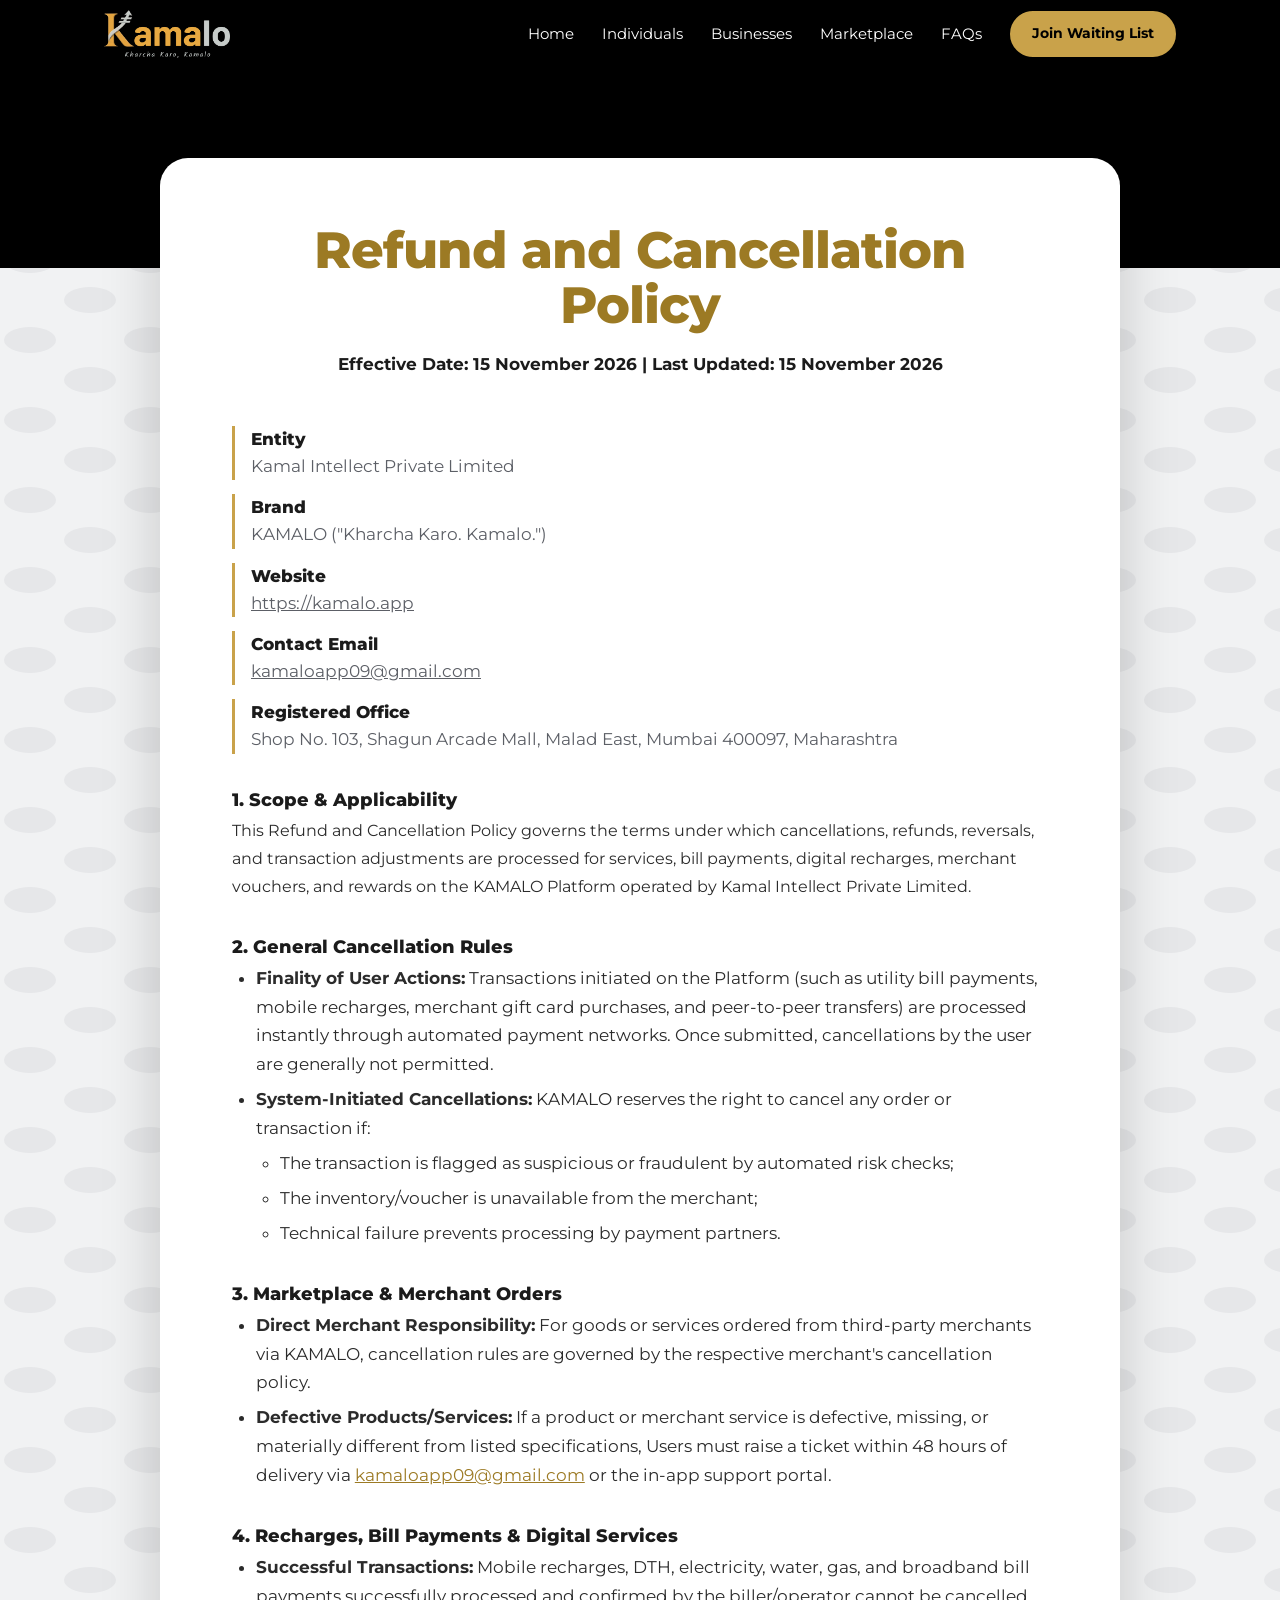
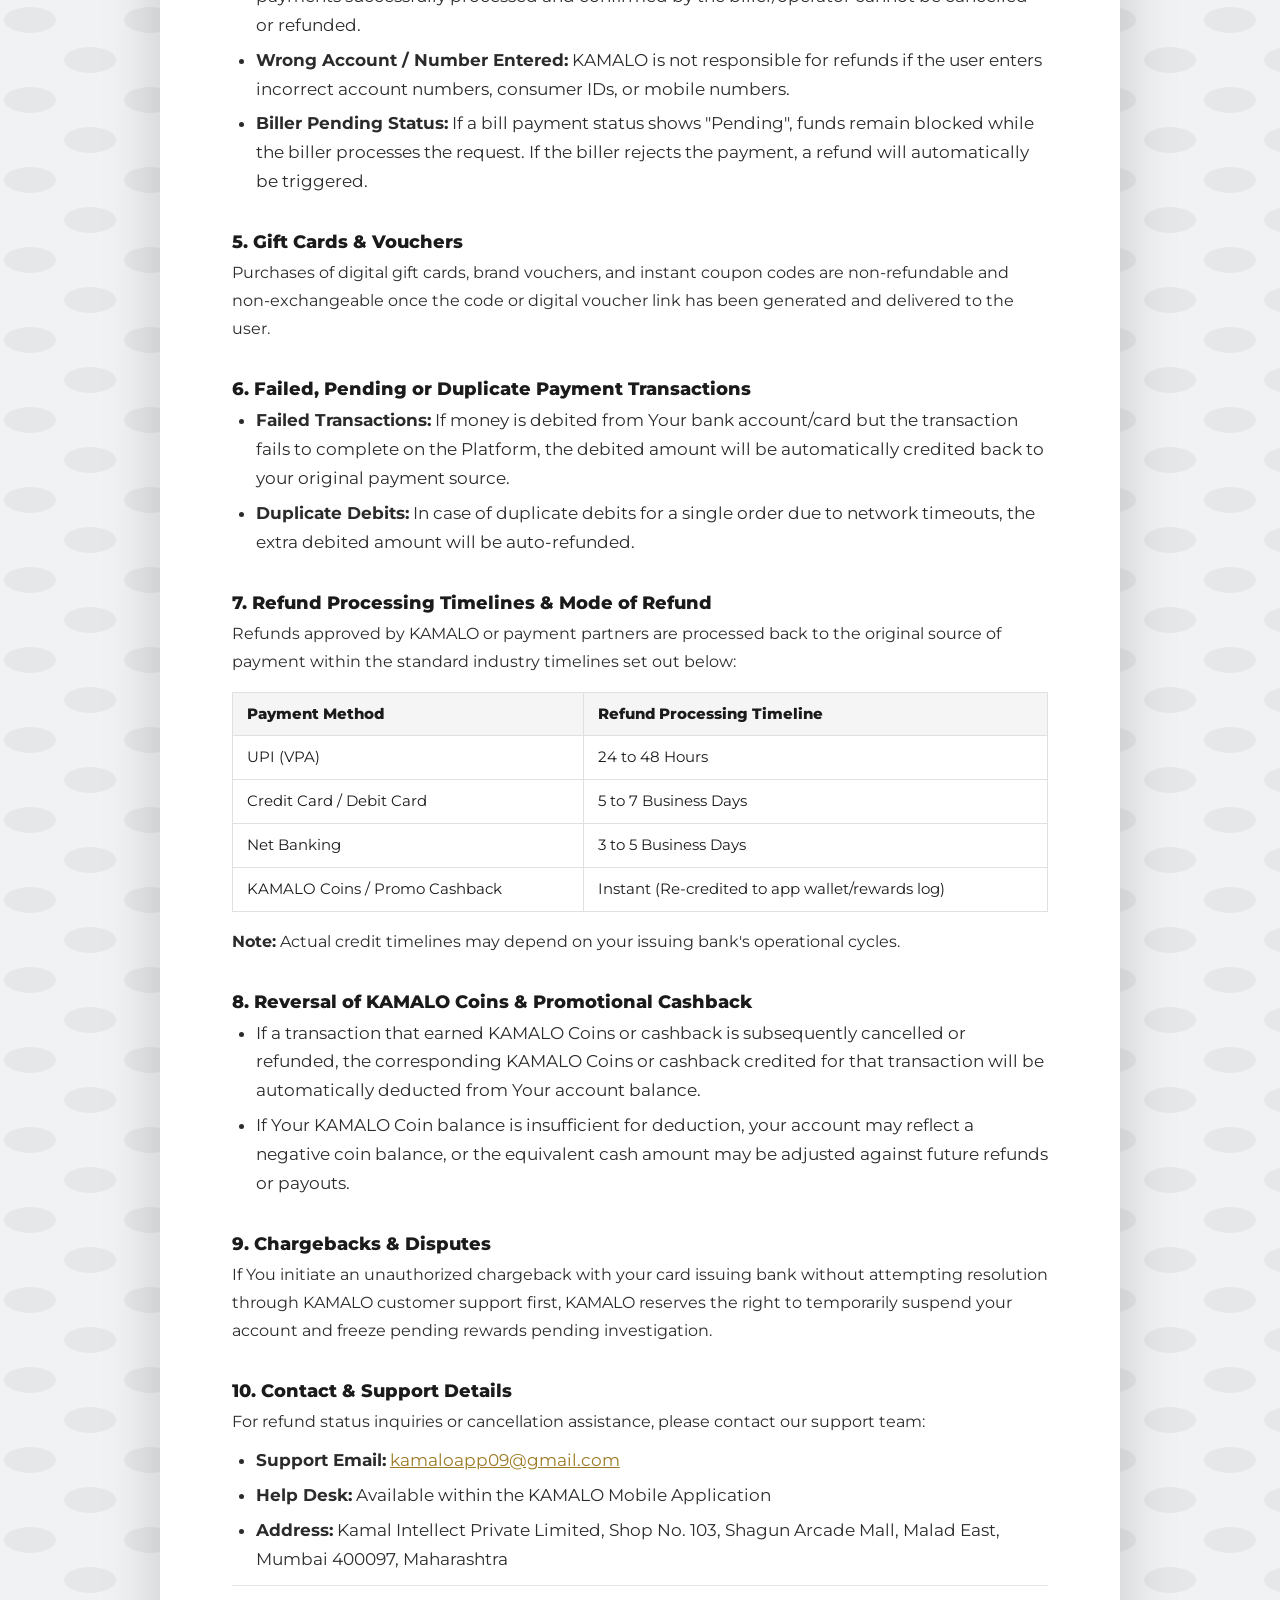
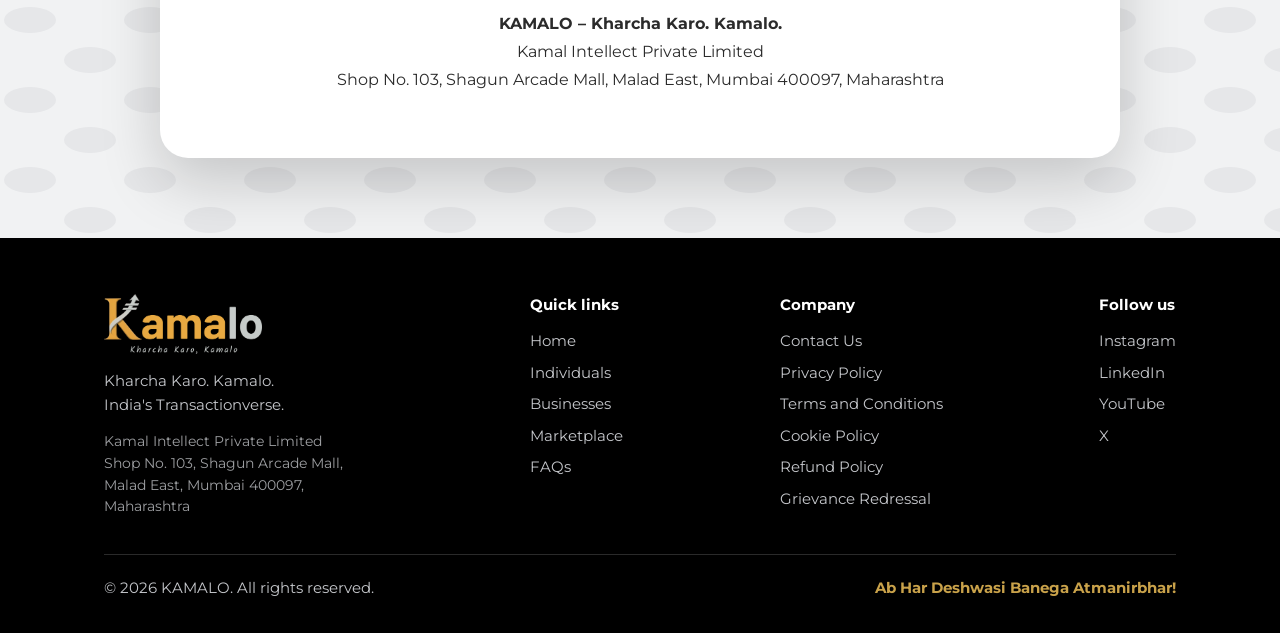
<file: pages/refund-policy.html>
<!DOCTYPE html>
<html lang="en">
<head>
<meta charset="utf-8">
<meta name="viewport" content="width=device-width, initial-scale=1">
<title>Refund and Cancellation Policy – KAMALO</title>
<meta name="theme-color" content="#000000">
<link rel="icon" href="../assets/icons/favicon.ico" sizes="any">
<link rel="icon" type="image/png" sizes="32x32" href="../assets/icons/favicon-32.png">
<link rel="icon" type="image/png" sizes="16x16" href="../assets/icons/favicon-16.png">
<link rel="apple-touch-icon" href="../assets/icons/apple-touch-icon.png">
<link rel="preconnect" href="https://fonts.googleapis.com">
<link rel="preconnect" href="https://fonts.gstatic.com" crossorigin>
<link href="https://fonts.googleapis.com/css2?family=Montserrat:wght@400;500;700;800&display=swap" rel="stylesheet">
<link rel="stylesheet" href="../css/style.css">
<link rel="stylesheet" href="../css/pages.css">
</head>
<body class="legal">

<nav>
  <div class="wrap">
    <a href="/" class="logo"><img src="../assets/logo/logo.webp" alt="KAMALO – Kharcha Karo, Kamalo" width="127" height="48"></a>
    <ul>
      <li><a href="/#home">Home</a></li>
      <li><a href="/#individuals">Individuals</a></li>
      <li><a href="/#businesses">Businesses</a></li>
      <li><a href="/#marketplace">Marketplace</a></li>
      <li><a href="/#faqs">FAQs</a></li>
      <li><a href="https://forms.gle/tkma7Py9DdzDe2rZ7" target="_blank" rel="noopener" class="btn">Join Waiting List</a></li>
    </ul>
  </div>
</nav>

<div class="band"></div>

<main>
  <article class="card">
    <h1>Refund and Cancellation Policy</h1>
    <p class="sub">Effective Date: 15 November 2026 | Last Updated: 15 November 2026</p>
    <div class="doc">
      <dl class="contact meta">
        <div><dt>Entity</dt><dd>Kamal Intellect Private Limited</dd></div>
        <div><dt>Brand</dt><dd>KAMALO ("Kharcha Karo. Kamalo.")</dd></div>
        <div><dt>Website</dt><dd><a href="https://kamalo.app" target="_blank" rel="noopener">https://kamalo.app</a></dd></div>
        <div><dt>Contact Email</dt><dd><a href="mailto:kamaloapp09@gmail.com">kamaloapp09@gmail.com</a></dd></div>
        <div><dt>Registered Office</dt><dd>Shop No. 103, Shagun Arcade Mall, Malad East, Mumbai 400097, Maharashtra</dd></div>
      </dl>
      <h2>1. Scope &amp; Applicability</h2>
      <p>This Refund and Cancellation Policy governs the terms under which cancellations, refunds, reversals, and transaction adjustments are processed for services, bill payments, digital recharges, merchant vouchers, and rewards on the KAMALO Platform operated by Kamal Intellect Private Limited.</p>
      <h2>2. General Cancellation Rules</h2>
      <ul><li><strong>Finality of User Actions:</strong> Transactions initiated on the Platform (such as utility bill payments, mobile recharges, merchant gift card purchases, and peer-to-peer transfers) are processed instantly through automated payment networks. Once submitted, cancellations by the user are generally not permitted.</li><li><strong>System-Initiated Cancellations:</strong> KAMALO reserves the right to cancel any order or transaction if:<ul><li>The transaction is flagged as suspicious or fraudulent by automated risk checks;</li><li>The inventory/voucher is unavailable from the merchant;</li><li>Technical failure prevents processing by payment partners.</li></ul></li></ul>
      <h2>3. Marketplace &amp; Merchant Orders</h2>
      <ul><li><strong>Direct Merchant Responsibility:</strong> For goods or services ordered from third-party merchants via KAMALO, cancellation rules are governed by the respective merchant's cancellation policy.</li><li><strong>Defective Products/Services:</strong> If a product or merchant service is defective, missing, or materially different from listed specifications, Users must raise a ticket within 48 hours of delivery via <a href="mailto:kamaloapp09@gmail.com">kamaloapp09@gmail.com</a> or the in-app support portal.</li></ul>
      <h2>4. Recharges, Bill Payments &amp; Digital Services</h2>
      <ul><li><strong>Successful Transactions:</strong> Mobile recharges, DTH, electricity, water, gas, and broadband bill payments successfully processed and confirmed by the biller/operator cannot be cancelled or refunded.</li><li><strong>Wrong Account / Number Entered:</strong> KAMALO is not responsible for refunds if the user enters incorrect account numbers, consumer IDs, or mobile numbers.</li><li><strong>Biller Pending Status:</strong> If a bill payment status shows "Pending", funds remain blocked while the biller processes the request. If the biller rejects the payment, a refund will automatically be triggered.</li></ul>
      <h2>5. Gift Cards &amp; Vouchers</h2>
      <p>Purchases of digital gift cards, brand vouchers, and instant coupon codes are non-refundable and non-exchangeable once the code or digital voucher link has been generated and delivered to the user.</p>
      <h2>6. Failed, Pending or Duplicate Payment Transactions</h2>
      <ul><li><strong>Failed Transactions:</strong> If money is debited from Your bank account/card but the transaction fails to complete on the Platform, the debited amount will be automatically credited back to your original payment source.</li><li><strong>Duplicate Debits:</strong> In case of duplicate debits for a single order due to network timeouts, the extra debited amount will be auto-refunded.</li></ul>
      <h2>7. Refund Processing Timelines &amp; Mode of Refund</h2>
      <p>Refunds approved by KAMALO or payment partners are processed back to the original source of payment within the standard industry timelines set out below:</p>
      <div class="tbl"><table><thead><tr><th>Payment Method</th><th>Refund Processing Timeline</th></tr></thead><tbody><tr><td>UPI (VPA)</td><td>24 to 48 Hours</td></tr><tr><td>Credit Card / Debit Card</td><td>5 to 7 Business Days</td></tr><tr><td>Net Banking</td><td>3 to 5 Business Days</td></tr><tr><td>KAMALO Coins / Promo Cashback</td><td>Instant (Re-credited to app wallet/rewards log)</td></tr></tbody></table></div>
      <p><strong>Note:</strong> Actual credit timelines may depend on your issuing bank's operational cycles.</p>
      <h2>8. Reversal of KAMALO Coins &amp; Promotional Cashback</h2>
      <ul><li>If a transaction that earned KAMALO Coins or cashback is subsequently cancelled or refunded, the corresponding KAMALO Coins or cashback credited for that transaction will be automatically deducted from Your account balance.</li><li>If Your KAMALO Coin balance is insufficient for deduction, your account may reflect a negative coin balance, or the equivalent cash amount may be adjusted against future refunds or payouts.</li></ul>
      <h2>9. Chargebacks &amp; Disputes</h2>
      <p>If You initiate an unauthorized chargeback with your card issuing bank without attempting resolution through KAMALO customer support first, KAMALO reserves the right to temporarily suspend your account and freeze pending rewards pending investigation.</p>
      <h2>10. Contact &amp; Support Details</h2>
      <p>For refund status inquiries or cancellation assistance, please contact our support team:</p>
      <ul><li><strong>Support Email:</strong> <a href="mailto:kamaloapp09@gmail.com">kamaloapp09@gmail.com</a></li><li><strong>Help Desk:</strong> Available within the KAMALO Mobile Application</li><li><strong>Address:</strong> Kamal Intellect Private Limited, Shop No. 103, Shagun Arcade Mall, Malad East, Mumbai 400097, Maharashtra</li></ul>
      <p class="doc-end"><strong>KAMALO – Kharcha Karo. Kamalo.</strong><br>Kamal Intellect Private Limited<br>Shop No. 103, Shagun Arcade Mall, Malad East, Mumbai 400097, Maharashtra</p>
    </div>
  </article>
</main>

<footer>
  <div class="wrap">
    <div class="top">
      <div>
        <a href="/#home" class="logo"><img src="../assets/logo/logo.webp" alt="KAMALO" width="127" height="48"></a>
        <p class="tl">Kharcha Karo. Kamalo.<br>India's Transactionverse.</p>
        <p class="tl addr">Kamal Intellect Private Limited<br>Shop No. 103, Shagun Arcade Mall,<br>Malad East, Mumbai 400097, Maharashtra</p>
      </div>
      <div>
        <h4>Quick links</h4>
        <ul>
          <li><a href="/#home">Home</a></li>
          <li><a href="/#individuals">Individuals</a></li>
          <li><a href="/#businesses">Businesses</a></li>
          <li><a href="/#marketplace">Marketplace</a></li>
          <li><a href="/#faqs">FAQs</a></li>
        </ul>
      </div>
      <div>
        <h4>Company</h4>
        <ul>
          <li><a href="/pages/contact">Contact Us</a></li>
          <li><a href="/pages/privacy-policy">Privacy Policy</a></li>
          <li><a href="/pages/terms-and-conditions">Terms and Conditions</a></li>
          <li><a href="/pages/cookie-policy">Cookie Policy</a></li>
          <li><a href="/pages/refund-policy">Refund Policy</a></li>
          <li><a href="/pages/grievance-redressal">Grievance Redressal</a></li>
        </ul>
      </div>
      <div>
        <h4>Follow us</h4>
        <ul>
          <li><a href="https://www.instagram.com/kamalgirdhar/" target="_blank" rel="noopener">Instagram</a></li>
          <li><a href="https://www.linkedin.com/in/kamal-girdhar/" target="_blank" rel="noopener">LinkedIn</a></li>
          <li><a href="https://www.youtube.com/@thekamalgirdhar" target="_blank" rel="noopener">YouTube</a></li>
          <li><a href="https://x.com/kamalgirdhar" target="_blank" rel="noopener">X</a></li>
        </ul>
      </div>
    </div>
    <div class="bot">
      <span>© <span id="year">2026</span> KAMALO. All rights reserved.</span>
      <b>Ab Har Deshwasi Banega Atmanirbhar!</b>
    </div>
  </div>
</footer>

<script src="../js/script.js" defer></script>
</body>
</html>
</file>
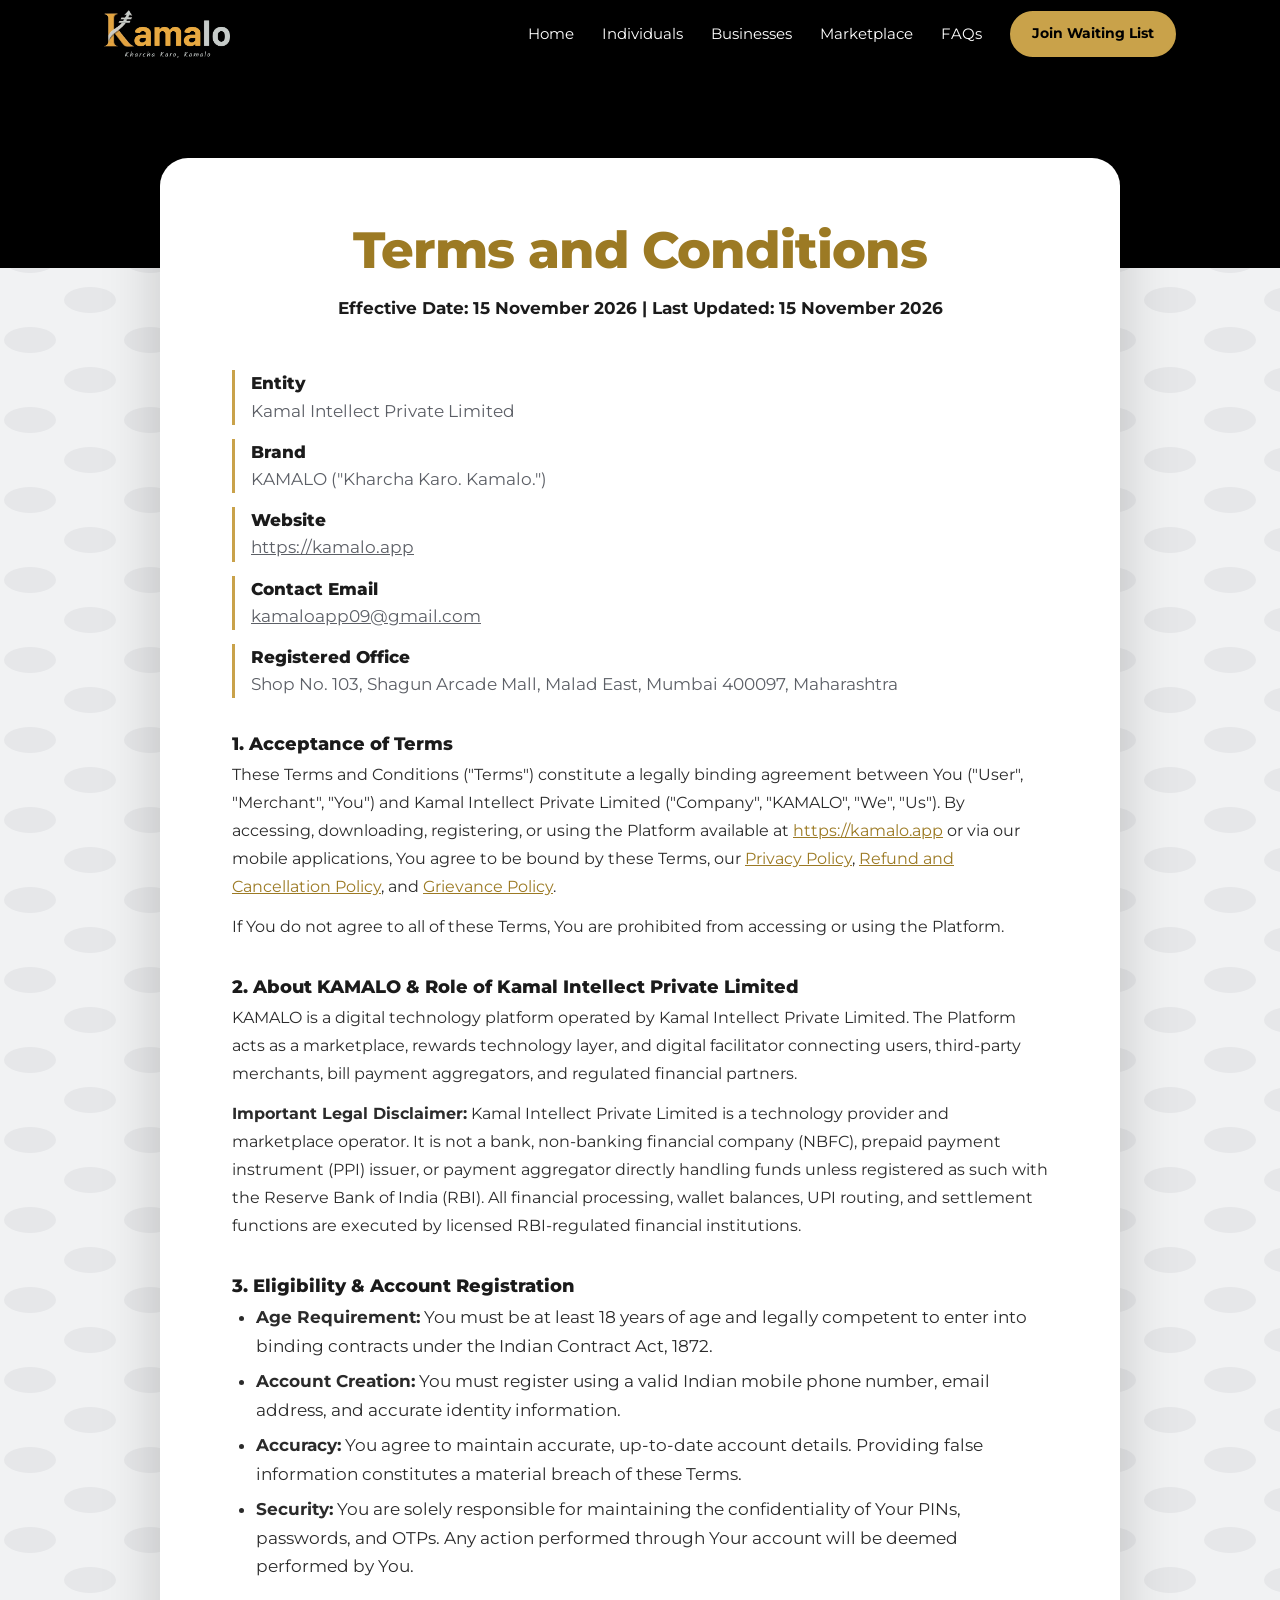
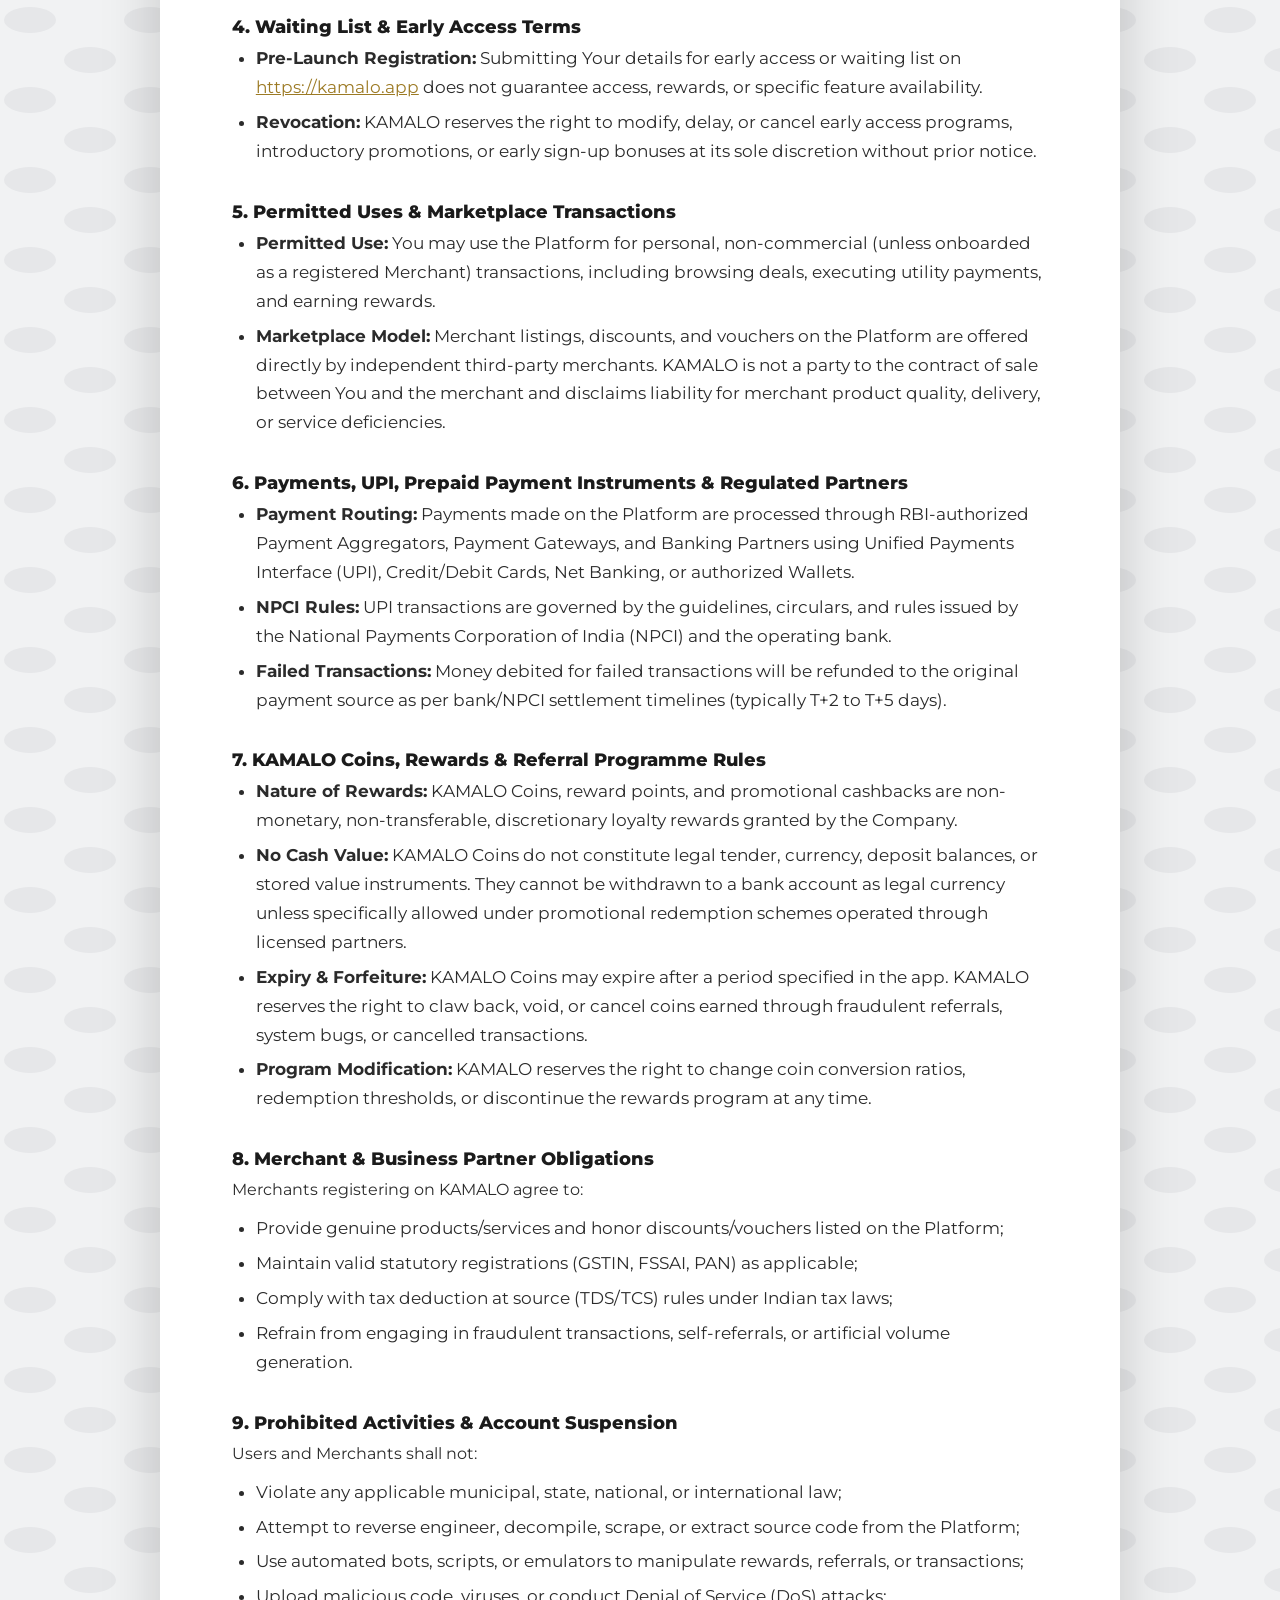
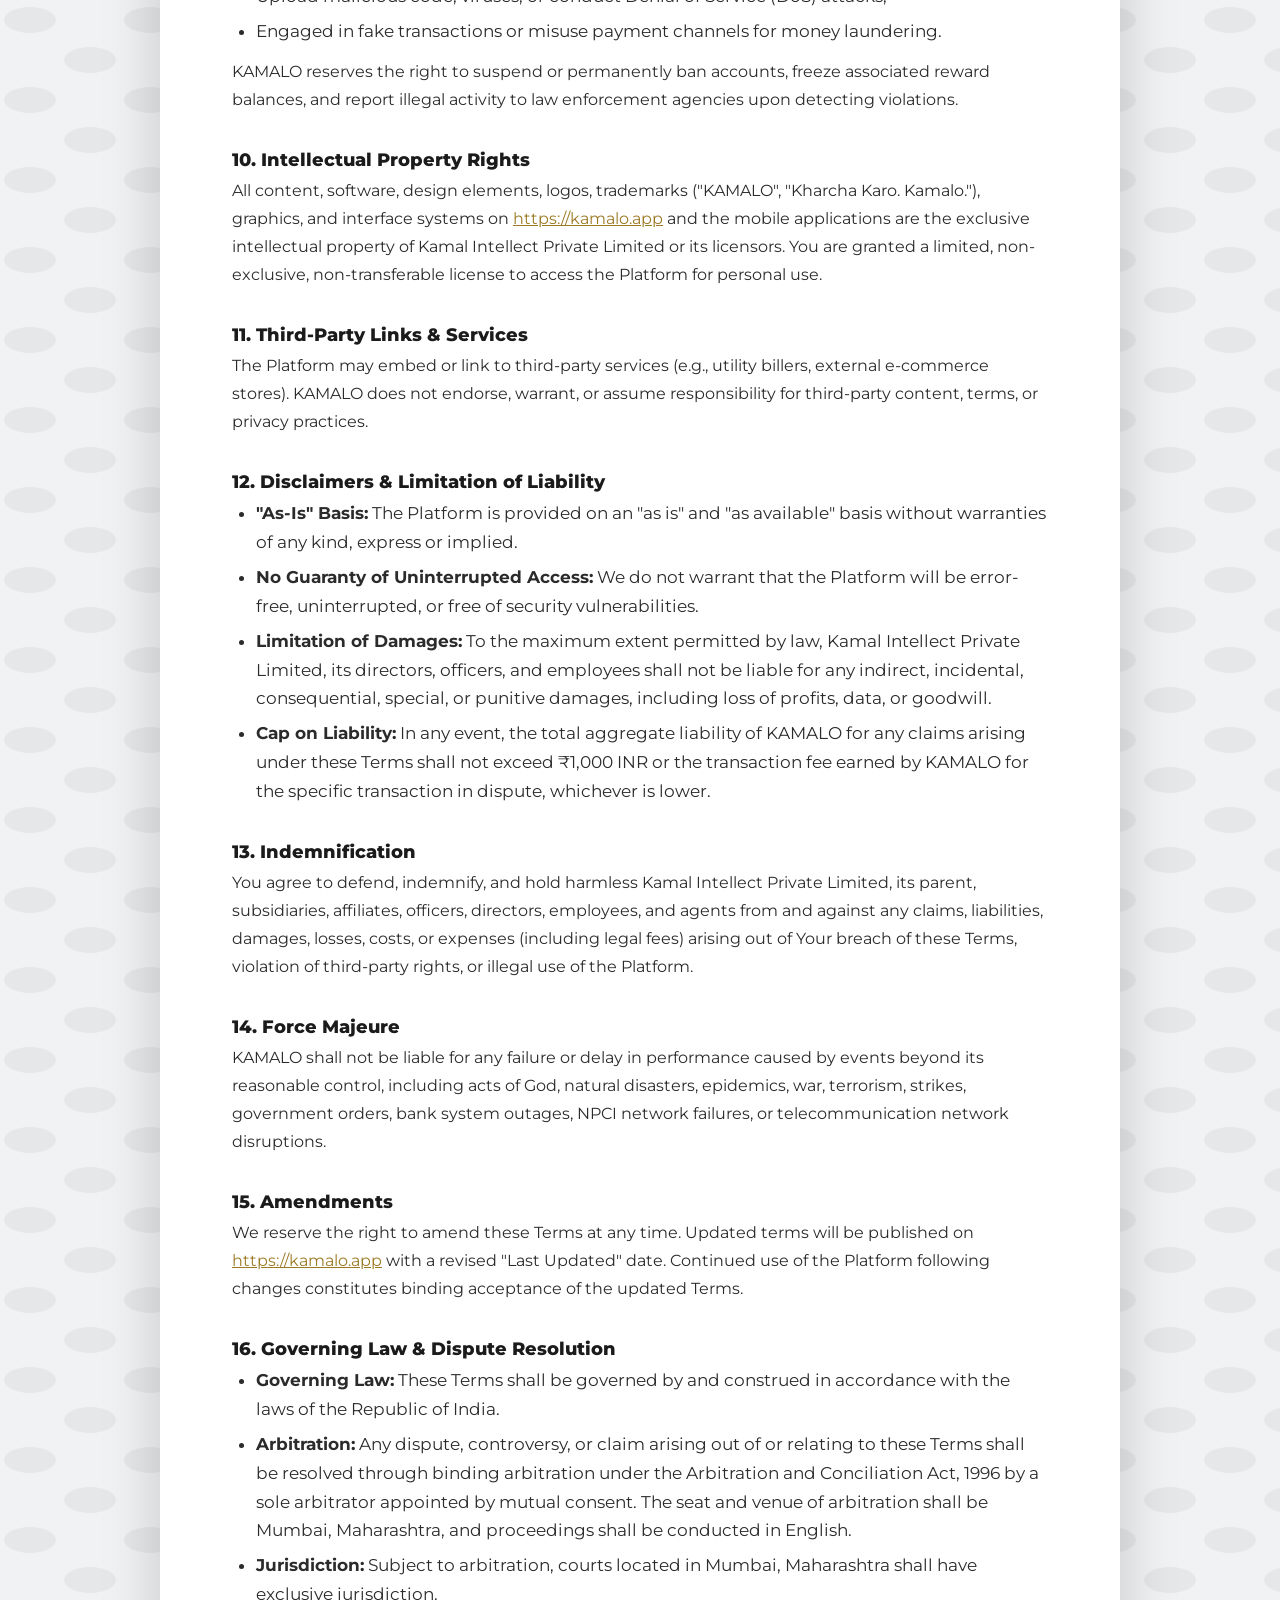
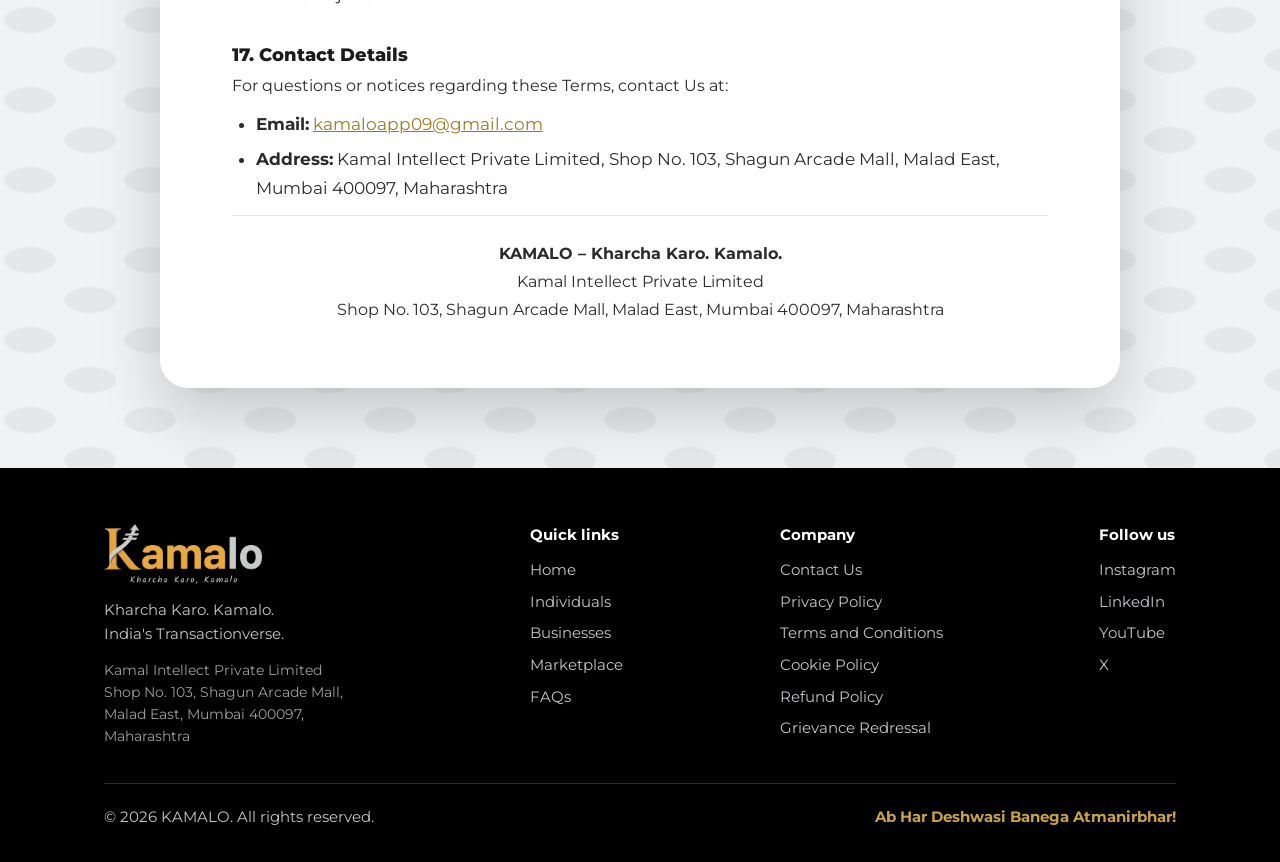
<file: pages/terms-and-conditions.html>
<!DOCTYPE html>
<html lang="en">
<head>
<meta charset="utf-8">
<meta name="viewport" content="width=device-width, initial-scale=1">
<title>Terms and Conditions – KAMALO</title>
<meta name="theme-color" content="#000000">
<link rel="icon" href="../assets/icons/favicon.ico" sizes="any">
<link rel="icon" type="image/png" sizes="32x32" href="../assets/icons/favicon-32.png">
<link rel="icon" type="image/png" sizes="16x16" href="../assets/icons/favicon-16.png">
<link rel="apple-touch-icon" href="../assets/icons/apple-touch-icon.png">
<link rel="preconnect" href="https://fonts.googleapis.com">
<link rel="preconnect" href="https://fonts.gstatic.com" crossorigin>
<link href="https://fonts.googleapis.com/css2?family=Montserrat:wght@400;500;700;800&display=swap" rel="stylesheet">
<link rel="stylesheet" href="../css/style.css">
<link rel="stylesheet" href="../css/pages.css">
</head>
<body class="legal">

<nav>
  <div class="wrap">
    <a href="/" class="logo"><img src="../assets/logo/logo.webp" alt="KAMALO – Kharcha Karo, Kamalo" width="127" height="48"></a>
    <ul>
      <li><a href="/#home">Home</a></li>
      <li><a href="/#individuals">Individuals</a></li>
      <li><a href="/#businesses">Businesses</a></li>
      <li><a href="/#marketplace">Marketplace</a></li>
      <li><a href="/#faqs">FAQs</a></li>
      <li><a href="https://forms.gle/tkma7Py9DdzDe2rZ7" target="_blank" rel="noopener" class="btn">Join Waiting List</a></li>
    </ul>
  </div>
</nav>

<div class="band"></div>

<main>
  <article class="card">
    <h1>Terms and Conditions</h1>
    <p class="sub">Effective Date: 15 November 2026 | Last Updated: 15 November 2026</p>
    <div class="doc">
      <dl class="contact meta">
        <div><dt>Entity</dt><dd>Kamal Intellect Private Limited</dd></div>
        <div><dt>Brand</dt><dd>KAMALO ("Kharcha Karo. Kamalo.")</dd></div>
        <div><dt>Website</dt><dd><a href="https://kamalo.app" target="_blank" rel="noopener">https://kamalo.app</a></dd></div>
        <div><dt>Contact Email</dt><dd><a href="mailto:kamaloapp09@gmail.com">kamaloapp09@gmail.com</a></dd></div>
        <div><dt>Registered Office</dt><dd>Shop No. 103, Shagun Arcade Mall, Malad East, Mumbai 400097, Maharashtra</dd></div>
      </dl>
      <h2>1. Acceptance of Terms</h2>
      <p>These Terms and Conditions ("Terms") constitute a legally binding agreement between You ("User", "Merchant", "You") and Kamal Intellect Private Limited ("Company", "KAMALO", "We", "Us"). By accessing, downloading, registering, or using the Platform available at <a href="https://kamalo.app" target="_blank" rel="noopener">https://kamalo.app</a> or via our mobile applications, You agree to be bound by these Terms, our <a href="/pages/privacy-policy">Privacy Policy</a>, <a href="/pages/refund-policy">Refund and Cancellation Policy</a>, and <a href="/pages/grievance-redressal">Grievance Policy</a>.</p>
      <p>If You do not agree to all of these Terms, You are prohibited from accessing or using the Platform.</p>
      <h2>2. About KAMALO &amp; Role of Kamal Intellect Private Limited</h2>
      <p>KAMALO is a digital technology platform operated by Kamal Intellect Private Limited. The Platform acts as a marketplace, rewards technology layer, and digital facilitator connecting users, third-party merchants, bill payment aggregators, and regulated financial partners.</p>
      <p><strong>Important Legal Disclaimer:</strong> Kamal Intellect Private Limited is a technology provider and marketplace operator. It is not a bank, non-banking financial company (NBFC), prepaid payment instrument (PPI) issuer, or payment aggregator directly handling funds unless registered as such with the Reserve Bank of India (RBI). All financial processing, wallet balances, UPI routing, and settlement functions are executed by licensed RBI-regulated financial institutions.</p>
      <h2>3. Eligibility &amp; Account Registration</h2>
      <ul><li><strong>Age Requirement:</strong> You must be at least 18 years of age and legally competent to enter into binding contracts under the Indian Contract Act, 1872.</li><li><strong>Account Creation:</strong> You must register using a valid Indian mobile phone number, email address, and accurate identity information.</li><li><strong>Accuracy:</strong> You agree to maintain accurate, up-to-date account details. Providing false information constitutes a material breach of these Terms.</li><li><strong>Security:</strong> You are solely responsible for maintaining the confidentiality of Your PINs, passwords, and OTPs. Any action performed through Your account will be deemed performed by You.</li></ul>
      <h2>4. Waiting List &amp; Early Access Terms</h2>
      <ul><li><strong>Pre-Launch Registration:</strong> Submitting Your details for early access or waiting list on <a href="https://kamalo.app" target="_blank" rel="noopener">https://kamalo.app</a> does not guarantee access, rewards, or specific feature availability.</li><li><strong>Revocation:</strong> KAMALO reserves the right to modify, delay, or cancel early access programs, introductory promotions, or early sign-up bonuses at its sole discretion without prior notice.</li></ul>
      <h2>5. Permitted Uses &amp; Marketplace Transactions</h2>
      <ul><li><strong>Permitted Use:</strong> You may use the Platform for personal, non-commercial (unless onboarded as a registered Merchant) transactions, including browsing deals, executing utility payments, and earning rewards.</li><li><strong>Marketplace Model:</strong> Merchant listings, discounts, and vouchers on the Platform are offered directly by independent third-party merchants. KAMALO is not a party to the contract of sale between You and the merchant and disclaims liability for merchant product quality, delivery, or service deficiencies.</li></ul>
      <h2>6. Payments, UPI, Prepaid Payment Instruments &amp; Regulated Partners</h2>
      <ul><li><strong>Payment Routing:</strong> Payments made on the Platform are processed through RBI-authorized Payment Aggregators, Payment Gateways, and Banking Partners using Unified Payments Interface (UPI), Credit/Debit Cards, Net Banking, or authorized Wallets.</li><li><strong>NPCI Rules:</strong> UPI transactions are governed by the guidelines, circulars, and rules issued by the National Payments Corporation of India (NPCI) and the operating bank.</li><li><strong>Failed Transactions:</strong> Money debited for failed transactions will be refunded to the original payment source as per bank/NPCI settlement timelines (typically T+2 to T+5 days).</li></ul>
      <h2>7. KAMALO Coins, Rewards &amp; Referral Programme Rules</h2>
      <ul><li><strong>Nature of Rewards:</strong> KAMALO Coins, reward points, and promotional cashbacks are non-monetary, non-transferable, discretionary loyalty rewards granted by the Company.</li><li><strong>No Cash Value:</strong> KAMALO Coins do not constitute legal tender, currency, deposit balances, or stored value instruments. They cannot be withdrawn to a bank account as legal currency unless specifically allowed under promotional redemption schemes operated through licensed partners.</li><li><strong>Expiry &amp; Forfeiture:</strong> KAMALO Coins may expire after a period specified in the app. KAMALO reserves the right to claw back, void, or cancel coins earned through fraudulent referrals, system bugs, or cancelled transactions.</li><li><strong>Program Modification:</strong> KAMALO reserves the right to change coin conversion ratios, redemption thresholds, or discontinue the rewards program at any time.</li></ul>
      <h2>8. Merchant &amp; Business Partner Obligations</h2>
      <p>Merchants registering on KAMALO agree to:</p>
      <ul><li>Provide genuine products/services and honor discounts/vouchers listed on the Platform;</li><li>Maintain valid statutory registrations (GSTIN, FSSAI, PAN) as applicable;</li><li>Comply with tax deduction at source (TDS/TCS) rules under Indian tax laws;</li><li>Refrain from engaging in fraudulent transactions, self-referrals, or artificial volume generation.</li></ul>
      <h2>9. Prohibited Activities &amp; Account Suspension</h2>
      <p>Users and Merchants shall not:</p>
      <ul><li>Violate any applicable municipal, state, national, or international law;</li><li>Attempt to reverse engineer, decompile, scrape, or extract source code from the Platform;</li><li>Use automated bots, scripts, or emulators to manipulate rewards, referrals, or transactions;</li><li>Upload malicious code, viruses, or conduct Denial of Service (DoS) attacks;</li><li>Engaged in fake transactions or misuse payment channels for money laundering.</li></ul>
      <p>KAMALO reserves the right to suspend or permanently ban accounts, freeze associated reward balances, and report illegal activity to law enforcement agencies upon detecting violations.</p>
      <h2>10. Intellectual Property Rights</h2>
      <p>All content, software, design elements, logos, trademarks ("KAMALO", "Kharcha Karo. Kamalo."), graphics, and interface systems on <a href="https://kamalo.app" target="_blank" rel="noopener">https://kamalo.app</a> and the mobile applications are the exclusive intellectual property of Kamal Intellect Private Limited or its licensors. You are granted a limited, non-exclusive, non-transferable license to access the Platform for personal use.</p>
      <h2>11. Third-Party Links &amp; Services</h2>
      <p>The Platform may embed or link to third-party services (e.g., utility billers, external e-commerce stores). KAMALO does not endorse, warrant, or assume responsibility for third-party content, terms, or privacy practices.</p>
      <h2>12. Disclaimers &amp; Limitation of Liability</h2>
      <ul><li><strong>"As-Is" Basis:</strong> The Platform is provided on an "as is" and "as available" basis without warranties of any kind, express or implied.</li><li><strong>No Guaranty of Uninterrupted Access:</strong> We do not warrant that the Platform will be error-free, uninterrupted, or free of security vulnerabilities.</li><li><strong>Limitation of Damages:</strong> To the maximum extent permitted by law, Kamal Intellect Private Limited, its directors, officers, and employees shall not be liable for any indirect, incidental, consequential, special, or punitive damages, including loss of profits, data, or goodwill.</li><li><strong>Cap on Liability:</strong> In any event, the total aggregate liability of KAMALO for any claims arising under these Terms shall not exceed ₹1,000 INR or the transaction fee earned by KAMALO for the specific transaction in dispute, whichever is lower.</li></ul>
      <h2>13. Indemnification</h2>
      <p>You agree to defend, indemnify, and hold harmless Kamal Intellect Private Limited, its parent, subsidiaries, affiliates, officers, directors, employees, and agents from and against any claims, liabilities, damages, losses, costs, or expenses (including legal fees) arising out of Your breach of these Terms, violation of third-party rights, or illegal use of the Platform.</p>
      <h2>14. Force Majeure</h2>
      <p>KAMALO shall not be liable for any failure or delay in performance caused by events beyond its reasonable control, including acts of God, natural disasters, epidemics, war, terrorism, strikes, government orders, bank system outages, NPCI network failures, or telecommunication network disruptions.</p>
      <h2>15. Amendments</h2>
      <p>We reserve the right to amend these Terms at any time. Updated terms will be published on <a href="https://kamalo.app" target="_blank" rel="noopener">https://kamalo.app</a> with a revised "Last Updated" date. Continued use of the Platform following changes constitutes binding acceptance of the updated Terms.</p>
      <h2>16. Governing Law &amp; Dispute Resolution</h2>
      <ul><li><strong>Governing Law:</strong> These Terms shall be governed by and construed in accordance with the laws of the Republic of India.</li><li><strong>Arbitration:</strong> Any dispute, controversy, or claim arising out of or relating to these Terms shall be resolved through binding arbitration under the Arbitration and Conciliation Act, 1996 by a sole arbitrator appointed by mutual consent. The seat and venue of arbitration shall be Mumbai, Maharashtra, and proceedings shall be conducted in English.</li><li><strong>Jurisdiction:</strong> Subject to arbitration, courts located in Mumbai, Maharashtra shall have exclusive jurisdiction.</li></ul>
      <h2>17. Contact Details</h2>
      <p>For questions or notices regarding these Terms, contact Us at:</p>
      <ul><li><strong>Email:</strong> <a href="mailto:kamaloapp09@gmail.com">kamaloapp09@gmail.com</a></li><li><strong>Address:</strong> Kamal Intellect Private Limited, Shop No. 103, Shagun Arcade Mall, Malad East, Mumbai 400097, Maharashtra</li></ul>
      <p class="doc-end"><strong>KAMALO – Kharcha Karo. Kamalo.</strong><br>Kamal Intellect Private Limited<br>Shop No. 103, Shagun Arcade Mall, Malad East, Mumbai 400097, Maharashtra</p>
    </div>
  </article>
</main>

<footer>
  <div class="wrap">
    <div class="top">
      <div>
        <a href="/#home" class="logo"><img src="../assets/logo/logo.webp" alt="KAMALO" width="127" height="48"></a>
        <p class="tl">Kharcha Karo. Kamalo.<br>India's Transactionverse.</p>
        <p class="tl addr">Kamal Intellect Private Limited<br>Shop No. 103, Shagun Arcade Mall,<br>Malad East, Mumbai 400097, Maharashtra</p>
      </div>
      <div>
        <h4>Quick links</h4>
        <ul>
          <li><a href="/#home">Home</a></li>
          <li><a href="/#individuals">Individuals</a></li>
          <li><a href="/#businesses">Businesses</a></li>
          <li><a href="/#marketplace">Marketplace</a></li>
          <li><a href="/#faqs">FAQs</a></li>
        </ul>
      </div>
      <div>
        <h4>Company</h4>
        <ul>
          <li><a href="/pages/contact">Contact Us</a></li>
          <li><a href="/pages/privacy-policy">Privacy Policy</a></li>
          <li><a href="/pages/terms-and-conditions">Terms and Conditions</a></li>
          <li><a href="/pages/cookie-policy">Cookie Policy</a></li>
          <li><a href="/pages/refund-policy">Refund Policy</a></li>
          <li><a href="/pages/grievance-redressal">Grievance Redressal</a></li>
        </ul>
      </div>
      <div>
        <h4>Follow us</h4>
        <ul>
          <li><a href="https://www.instagram.com/kamalgirdhar/" target="_blank" rel="noopener">Instagram</a></li>
          <li><a href="https://www.linkedin.com/in/kamal-girdhar/" target="_blank" rel="noopener">LinkedIn</a></li>
          <li><a href="https://www.youtube.com/@thekamalgirdhar" target="_blank" rel="noopener">YouTube</a></li>
          <li><a href="https://x.com/kamalgirdhar" target="_blank" rel="noopener">X</a></li>
        </ul>
      </div>
    </div>
    <div class="bot">
      <span>© <span id="year">2026</span> KAMALO. All rights reserved.</span>
      <b>Ab Har Deshwasi Banega Atmanirbhar!</b>
    </div>
  </div>
</footer>

<script src="../js/script.js" defer></script>
</body>
</html>
</file>
<file: css/style.css>
:root{
  --gold:#C9A24A; --gold-d:#9C7A24; --gold-l:#F1E4BD;
  --silver:#C4C6CA; --silver-l:#F0F1F3;
  --black:#000; --white:#fff; --ink:#1b1b1b; --mute:#5c5f66;
  --head:"Montserrat","Helvetica Neue",Arial,sans-serif;
  --body:"Montserrat","Helvetica Neue",Arial,sans-serif;
}
*{box-sizing:border-box;margin:0;padding:0}
html{scroll-behavior:smooth;scroll-padding-top:72px}
body{font-family:var(--body);color:var(--ink);background:var(--white);line-height:1.6;font-size:17px}
img{max-width:100%;height:auto;display:block}
a{color:inherit;text-decoration:none}
:focus-visible{outline:3px solid var(--gold);outline-offset:3px}
.wrap{max-width:1120px;margin:0 auto;padding:0 24px}
section{padding:88px 0}
h1,h2,h3{font-family:var(--head);line-height:1.08;letter-spacing:-.02em}
h1{font-size:clamp(2.2rem,5.4vw,4.2rem);font-weight:800}
h2{font-size:clamp(1.9rem,4vw,3rem);font-weight:800;max-width:20ch}
h3{font-size:1.2rem;font-weight:700;letter-spacing:-.01em}
p.lead{font-size:1.15rem;color:var(--mute);max-width:56ch;margin-top:18px}
.center{text-align:center}.center h2,.center p.lead{margin-left:auto;margin-right:auto}

/* buttons */
.btn{display:inline-block;background:var(--gold);color:var(--black);font-weight:700;padding:14px 28px;border-radius:999px;border:2px solid var(--gold);transition:background .2s,color .2s}
.btn:hover{background:var(--black);color:var(--gold)}
.btn.ghost{background:transparent;color:inherit;border-color:currentColor}
.btn.ghost:hover{background:var(--gold);color:var(--black);border-color:var(--gold)}

/* nav */
nav{position:sticky;top:0;z-index:10;background:var(--black);color:var(--white)}
nav .wrap{display:flex;align-items:center;justify-content:space-between;height:68px}
.logo{display:inline-block;line-height:0}
.logo img{height:48px;width:auto}
nav ul{display:flex;gap:28px;list-style:none;align-items:center;font-size:.95rem}
nav ul a:not(.btn):hover{color:var(--gold)}
nav .btn{padding:9px 20px;font-size:.9rem}
@media(max-width:860px){nav ul li:not(:last-child){display:none}}


/* hero */
.hero{background:var(--black);color:var(--white);padding:80px 0 96px}
.hero .grid{display:grid;grid-template-columns:1.15fr .85fr;gap:56px;align-items:center}
.hero h1 span{color:var(--gold)}
.hero .sub{font-family:var(--head);font-size:1.4rem;color:var(--silver);margin:14px 0 20px}
.hero p{color:#cfcfd2;max-width:46ch}
.hero .cta{margin-top:30px;display:flex;gap:14px;flex-wrap:wrap}
.two{display:grid;grid-template-columns:1fr 1fr;gap:20px;margin-top:40px}
.two div{border-top:2px solid var(--gold);padding-top:14px}
.two b{display:block;font-family:var(--head);font-size:1.05rem;color:var(--white);margin-bottom:4px}
.two span{font-size:.92rem;color:var(--silver)}
@media(max-width:860px){.hero .grid{grid-template-columns:1fr}.two{grid-template-columns:1fr}}

/* categories */
.cats{display:grid;grid-template-columns:repeat(3,1fr);gap:20px;margin-top:48px}
.cat img,.mkt>div>img{width:100%;aspect-ratio:3/2;object-fit:cover;border-radius:20px}
.cat h3{margin-top:12px}
@media(max-width:760px){.cats{grid-template-columns:1fr 1fr}}

/* steps */
.steps{background:var(--silver-l)}
.stepgrid{display:grid;grid-template-columns:repeat(3,1fr);gap:24px;margin-top:48px}
.step{background:var(--white);border-radius:20px;padding:28px;border:1px solid var(--silver);position:relative}
.step i{font-style:normal;font-family:var(--head);font-weight:800;font-size:2.4rem;color:var(--gold)}
.step h3{margin:6px 0 8px}
.step p{color:var(--mute);font-size:.98rem}
@media(max-width:860px){.stepgrid{grid-template-columns:1fr}}

/* three ways */
.ways{display:grid;grid-template-columns:repeat(3,1fr);gap:24px;margin-top:48px}
.way{border-radius:20px;overflow:hidden;border:1px solid var(--silver);display:flex;flex-direction:column}
.way>img{width:clamp(150px,54%,210px);aspect-ratio:720/1500;object-fit:cover;background:#000;margin:28px auto 4px;border-radius:22px;border:1px solid #2a2a2a;box-shadow:0 14px 34px rgba(0,0,0,.22)}
.way div.t{padding:24px}
.way p{color:var(--mute);font-size:.98rem;margin-top:8px}
.way:nth-child(1){background:var(--white)}
.way:nth-child(2){background:var(--silver-l)}
.way:nth-child(3){background:var(--gold-l)}
@media(max-width:860px){.ways{grid-template-columns:1fr}}

/* coins */
.coins{background:var(--black);color:var(--white)}
.coins .grid,.biz .grid{display:grid;grid-template-columns:1fr 1fr;gap:56px;align-items:center}
.coins h2 span{color:var(--gold)}
.coins p.lead{color:var(--silver)}
.ticks{list-style:none;margin-top:26px;display:grid;gap:10px}
.ticks li{padding-left:36px;position:relative}
.ticks li::before{content:"";position:absolute;left:0;top:.2em;width:22px;height:22px;background:url(../assets/icons/coin-gold.webp) center/contain no-repeat}
.ticks li:nth-child(even)::before{background-image:url(../assets/icons/coin-silver.webp)}
.fine{font-size:.8rem;color:var(--mute);margin-top:22px;max-width:60ch}
.dark .fine,.coins .fine{color:#9a9a9f}
@media(max-width:860px){.coins .grid,.biz .grid{grid-template-columns:1fr}}

/* marketplace */
.mkt{display:grid;grid-template-columns:repeat(3,1fr);gap:20px;margin-top:48px;text-align:left}
.mkt h3{margin-top:12px}
.mkt p{color:var(--mute);font-size:.95rem}
@media(max-width:760px){.mkt{grid-template-columns:1fr 1fr}}

/* business */
.biz{background:var(--silver-l)}
.bl{list-style:none;margin-top:26px;display:grid;gap:14px}
.bl li{border-left:3px solid var(--gold);padding-left:16px}
.bl b{font-family:var(--head)}
.bl span{display:block;color:var(--mute);font-size:.95rem}
.tags{display:flex;flex-wrap:wrap;gap:10px;margin-top:48px}
.tags span{border:1px solid var(--ink);border-radius:999px;padding:6px 16px;font-size:.9rem;background:var(--white)}

/* pillars */
.pillars{display:grid;grid-template-columns:repeat(4,1fr);gap:20px;margin-top:48px}
.pillar{border-top:4px solid var(--gold);background:var(--silver-l);padding:24px;border-radius:0 0 16px 16px}
.pillar p{color:var(--mute);font-size:.95rem;margin-top:6px}
@media(max-width:860px){.pillars{grid-template-columns:1fr 1fr}}
@media(max-width:520px){.pillars{grid-template-columns:1fr}}

/* app showcase */
.showcase{background:var(--black);color:var(--white)}
.showcase p.lead{color:var(--silver)}
.phones{display:flex;gap:16px;margin-top:48px;overflow-x:auto;scroll-snap-type:x mandatory;padding-bottom:12px}
.phone{flex:1 0 160px;scroll-snap-align:center;text-align:center;font-size:.9rem;color:var(--silver)}
.phone img{width:100%;aspect-ratio:720/1500;object-fit:cover;border-radius:28px;border:1px solid #2a2a2a;margin-bottom:12px}

/* join */
.join{background:var(--gold);color:var(--black)}
.join h2{max-width:none}
.join p.lead{color:#2b2208}
.formcard{background:var(--white);border-radius:24px;max-width:680px;margin:40px auto 0;padding:20px;box-shadow:0 20px 50px rgba(0,0,0,.25)}
.formcard iframe{display:block;width:100%;height:2000px;border:0}
@media(max-width:640px){.formcard{padding:8px;border-radius:18px}.formcard iframe{height:2500px}}
.join .alt{font-size:.85rem;margin-top:14px}
.join .alt a{text-decoration:underline}
.join .tag{font-family:var(--head);font-weight:700;margin-top:34px;font-size:1.2rem}

/* faq */
.faq{max-width:760px;margin:44px auto 0}
details{border-bottom:1px solid var(--silver);padding:18px 0}
summary{cursor:pointer;font-family:var(--head);font-weight:700;font-size:1.1rem;list-style:none;display:flex;justify-content:space-between;gap:16px}
summary::-webkit-details-marker{display:none}
summary::after{content:"+";color:var(--gold-d);font-size:1.5rem;line-height:1}
details[open] summary::after{content:"–"}
details p{color:var(--mute);margin-top:10px;font-size:.98rem}

/* footer */
footer{background:var(--black);color:var(--silver);padding:56px 0 32px;font-size:.92rem}
footer .top{display:flex;justify-content:space-between;gap:32px;flex-wrap:wrap}
footer .logo img{height:60px}
footer .tl{margin-top:8px;max-width:30ch}
footer ul{list-style:none;display:grid;gap:8px}
footer h4{color:var(--white);font-family:var(--head);margin-bottom:12px}
footer a:hover{color:var(--gold)}
footer .bot{border-top:1px solid #2a2a2a;margin-top:36px;padding-top:22px;display:flex;justify-content:space-between;gap:12px;flex-wrap:wrap}
footer .bot b{color:var(--gold);font-family:var(--head)}

@media(prefers-reduced-motion:reduce){html{scroll-behavior:auto}*{transition:none!important}}

/* scroll reveal for images (class added by script.js) */
.reveal{opacity:0;transform:translateY(32px) scale(.96);transition:opacity .8s ease,transform .8s cubic-bezier(.2,.7,.2,1)}
.reveal.in{opacity:1;transform:none}
@media(prefers-reduced-motion:reduce){.reveal{opacity:1;transform:none}}

/* hero phones */
.hero-phones{position:relative;aspect-ratio:1/1.1}
.hero-phones .p{position:absolute;border-radius:6%/3.4%;border:2px solid #2d2d2d;box-shadow:0 24px 60px rgba(0,0,0,.6);background:#000;transform:rotate(var(--r,0deg));animation:fan 1.1s cubic-bezier(.2,.8,.2,1) var(--d,0s) both,float var(--f,6s) ease-in-out calc(var(--d,0s) + 1.2s) infinite}
.hero-phones .p1{width:36%;left:1%;top:22%;--r:-7deg;--x:70%;--d:.45s;--f:6.5s}
.hero-phones .p3{width:36%;right:1%;top:22%;--r:7deg;--x:-70%;--d:.6s;--f:7s}
.hero-phones .p2{width:50%;left:25%;top:3%;z-index:2;border-color:var(--gold);--d:0s;--f:6s}
@keyframes fan{from{opacity:0;transform:translate(var(--x,0),50px) scale(.85) rotate(0)}to{opacity:1;transform:rotate(var(--r,0deg))}}
@keyframes float{0%,100%{translate:0 0}50%{translate:0 -14px}}
@media(prefers-reduced-motion:reduce){.hero-phones .p{animation:none}}
/* section images */
.coin-art{width:100%;max-width:520px;margin:0 auto}
.biz-img{width:100%;height:100%;min-height:340px;object-fit:cover;border-radius:20px}
</file>
<file: css/pages.css>
/* Legal / info pages (privacy, terms, refund, grievance, contact) */
body.legal{background:#f1f2f3 url("data:image/svg+xml,%3Csvg xmlns='http://www.w3.org/2000/svg' width='120' height='80'%3E%3Cellipse cx='30' cy='20' rx='26' ry='13' fill='%23e6e7e9'/%3E%3Cellipse cx='90' cy='60' rx='26' ry='13' fill='%23e6e7e9'/%3E%3C/svg%3E")}
.legal nav .wrap{gap:24px}
.legal nav ul{margin-left:auto}
.band{background:var(--black);height:200px}
.card{max-width:960px;margin:-110px auto 80px;background:var(--white);border-radius:28px;padding:64px 72px;box-shadow:0 24px 60px rgba(0,0,0,.18)}
.card h1{font-size:clamp(2rem,4.6vw,3.2rem);color:var(--gold-d);text-align:center}
.card .sub{text-align:center;font-weight:700;margin-top:18px}
.doc{margin-top:48px}
.doc h2{max-width:none;font-size:1.1rem;font-weight:800;letter-spacing:0;margin:36px 0 8px}
.doc p{color:#2b2b2b;line-height:1.75;font-size:1rem}
.doc>p:first-child{margin-bottom:0}
.contact{margin:28px 0 0;display:grid;gap:14px}
.contact div{border-left:3px solid var(--gold);padding-left:16px}
.contact dt{font-weight:800}
.contact dd{color:var(--mute)}
@media(max-width:700px){.card{margin:-110px 16px 56px;padding:40px 24px;border-radius:20px}}
.doc h3{font-size:1rem;font-weight:800;margin:24px 0 6px}
.doc ul{display:block;list-style:disc;margin:10px 0 0;padding-left:1.4em}
.doc ul ul{display:block;list-style:circle;margin-top:6px}
.doc li{color:#2b2b2b;line-height:1.7;margin:6px 0}
.doc p+p,.doc ul+p{margin-top:12px}
.doc h2+p,.doc h2+ul{margin-top:0}
.doc a{color:var(--gold-d);text-decoration:underline;word-break:break-word}
.doc .tbl{overflow-x:auto;margin:16px 0}
.doc table{width:100%;border-collapse:collapse;font-size:.95rem}
.doc th,.doc td{border:1px solid #e0e0e0;padding:10px 14px;text-align:left;line-height:1.5}
.doc th{background:#f5f5f5;font-weight:800}
.contact.meta{margin:0 0 8px}
.contact a{color:inherit;text-decoration:underline}
.doc-end{margin-top:48px;padding-top:24px;border-top:1px solid #e6e6e6;text-align:center;color:var(--mute)}
.doc .contact-form{margin:28px auto 0;box-shadow:none;border:1px solid #e6e6e6}
.form-alt{text-align:center;font-size:.85rem;margin-top:14px}
.form-alt a{text-decoration:underline}
footer .addr{margin-top:14px;font-size:.85rem;opacity:.8}
</file>
